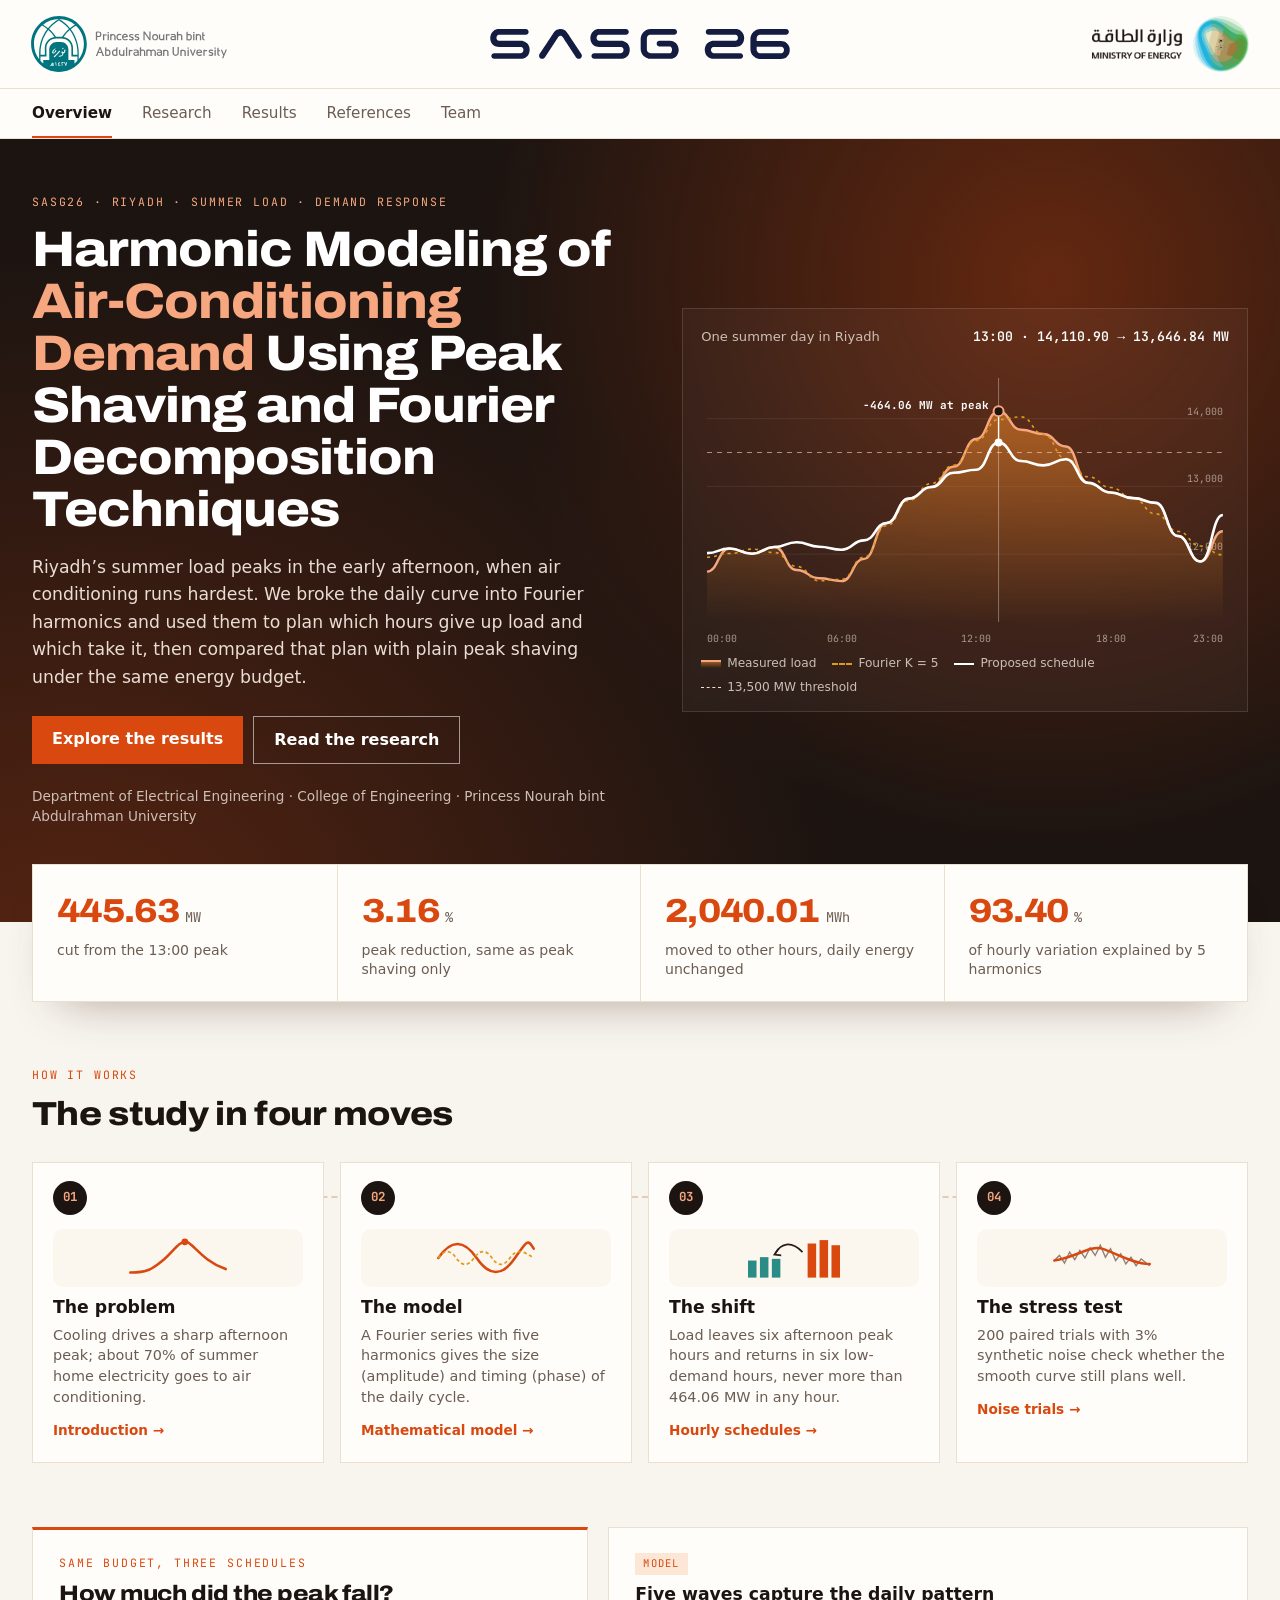
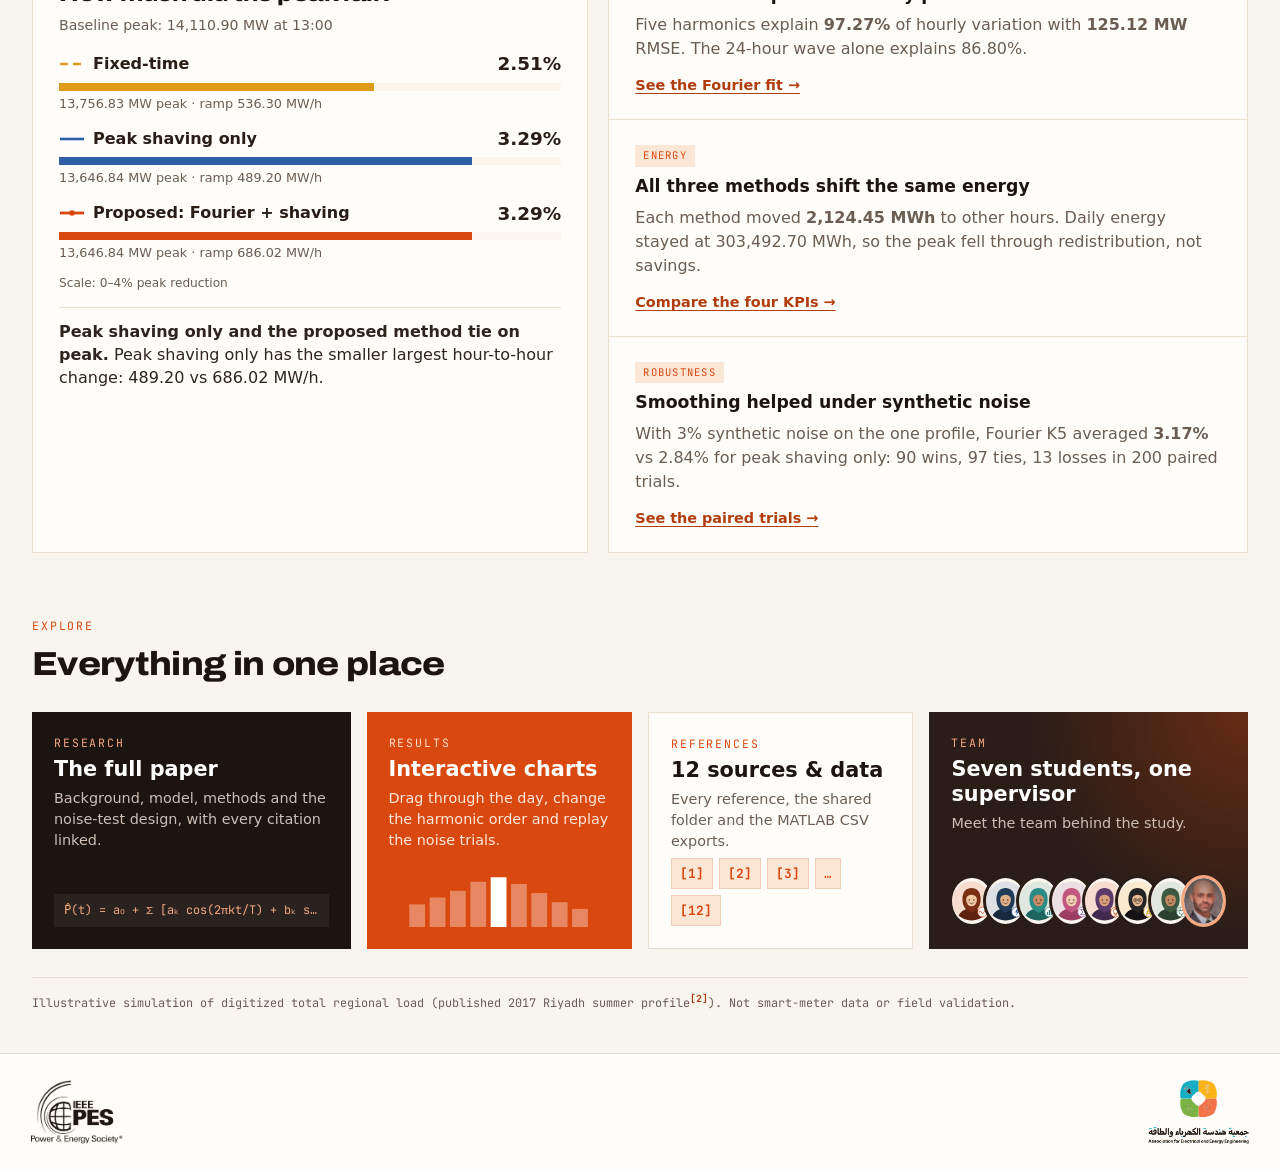
<file: index.html>
<!DOCTYPE html>
<html lang="en">
<head>
<meta charset="utf-8"/>
<meta content="width=device-width, initial-scale=1" name="viewport"/>
<meta content="Research companion to the SASG26 poster on Fourier analysis and demand response for Riyadh’s summer electricity load." name="description"/>
<meta name="theme-color" content="#1c1411"/>
<title>Harmonic Modeling of Air-Conditioning Demand Using Peak Shaving and Fourier Decomposition Techniques · SASG26</title>
<link rel="icon" href="assets/favicon.svg" type="image/svg+xml"/>
<link rel="icon" href="assets/favicon-32.png" sizes="32x32" type="image/png"/>
<link rel="apple-touch-icon" href="assets/apple-touch-icon.png"/>
<link rel="preload" href="assets/fonts/archivo-var.woff2" as="font" type="font/woff2" crossorigin=""/>
<link href="styles.css?v=9" rel="stylesheet"/>
<script defer="" src="data.js?v=9"></script>
<script defer="" src="dashboard.js?v=9"></script>
</head>
<body class="page-overview page-ov2">
<a class="skip" href="#top">Skip to content</a>
<header class="top">
<div class="shell institutions" aria-label="Affiliation and conference">
<div class="affiliation-logo"><img alt="Princess Nourah bint Abdulrahman University" src="assets/pnu-logo.svg"/></div>
<div class="conference-logo"><img alt="SASG26" src="assets/sasg26.svg"/></div>
<div class="patron-logo"><img alt="Ministry of Energy, Kingdom of Saudi Arabia" src="assets/ministry-energy-ink.png"/></div>
</div>
<div class="reading-bar"><div class="shell masthead"><nav aria-label="Site"><a href="index.html" aria-current="page">Overview</a><a href="research.html">Research</a><a href="results.html">Results</a><a href="references.html">References</a><a href="team.html">Team</a></nav></div></div>
</header>
<main id="top">
<section class="ohero">
<div class="shell ohero-grid">
<div class="ohero-text">
<p class="akicker">SASG26 · Riyadh · Summer load · Demand response</p>
<h1>Harmonic Modeling of <em>Air-Conditioning Demand</em> Using Peak Shaving and Fourier Decomposition Techniques</h1>
<p class="ohero-intro">Riyadh’s summer load peaks in the early afternoon, when air conditioning runs hardest. We broke the daily curve into Fourier harmonics and used them to plan which hours give up load and which take it, then compared that plan with plain peak shaving under the same energy budget.</p>
<p class="cta-row"><a class="cta" href="results.html">Explore the results</a><a class="cta ghost light" href="research.html">Read the research</a></p>
<p class="ohero-dept">Department of Electrical Engineering · College of Engineering · Princess Nourah bint Abdulrahman University</p>
</div>
<figure class="ohero-chart">
<figcaption><span>One summer day in Riyadh</span><b id="ov-readout">13:00 · 14,110.90 MW</b></figcaption>
<div class="ov-curve" id="ov-curve"></div>
<div class="ov-legend"><span><i class="lg-area"></i>Measured load</span><span><i class="lg-k5"></i>Fourier K = 5</span><span><i class="lg-prop"></i>Proposed schedule</span><span><i class="lg-thr"></i>13,500 MW threshold</span></div>
</figure>
</div>
</section>

<div class="shell">
<section class="ov-stats" aria-label="Headline numbers">
<div><b data-count="peakcut" data-dec="2">0</b><span>MW</span><p>cut from the 13:00 peak</p></div>
<div><b data-count="peakpct" data-dec="2">0</b><span>%</span><p>peak reduction, same as peak shaving only</p></div>
<div><b data-count="shift" data-dec="2">0</b><span>MWh</span><p>moved to other hours, daily energy unchanged</p></div>
<div><b data-count="explained" data-dec="2">0</b><span>%</span><p>of hourly variation explained by 5 harmonics</p></div>
</section>

<section class="ov-block">
<header class="ov-head"><p class="akicker">How it works</p><h2>The study in four moves</h2></header>
<ol class="ov-steps">
<li><a href="research.html#introduction"><span class="ov-n">01</span>
<svg viewBox="0 0 120 54" aria-hidden="true"><path d="M4 44 C24 44 30 40 42 30 S62 6 70 8 S88 30 116 40" fill="none" stroke="#d9480f" stroke-width="3" stroke-linecap="round"/><circle cx="68" cy="8" r="4" fill="#d9480f"/></svg>
<h3>The problem</h3><p>Cooling drives a sharp afternoon peak; about 70% of summer home electricity goes to air conditioning.</p><em>Introduction →</em></a></li>
<li><a href="research.html#model"><span class="ov-n">02</span>
<svg viewBox="0 0 120 54" aria-hidden="true"><path d="M4 27 C19 5 34 5 49 27 S79 49 94 27 S109 5 116 16" fill="none" stroke="#d9480f" stroke-width="3" stroke-linecap="round"/><path d="M4 27 C11 17 18 17 25 27 S39 37 46 27 S60 17 67 27 S81 37 88 27 S102 17 116 27" fill="none" stroke="#e09b1a" stroke-width="2" stroke-dasharray="4 3"/></svg>
<h3>The model</h3><p>A Fourier series with five harmonics gives the size (amplitude) and timing (phase) of the daily cycle.</p><em>Mathematical model →</em></a></li>
<li><a href="results.html#control"><span class="ov-n">03</span>
<svg viewBox="0 0 120 54" aria-hidden="true"><g fill="#2a8c84"><rect x="6" y="30" width="10" height="20"/><rect x="20" y="26" width="10" height="24"/><rect x="34" y="28" width="10" height="22"/></g><g fill="#d9480f"><rect x="76" y="10" width="10" height="40"/><rect x="90" y="6" width="10" height="44"/><rect x="104" y="12" width="10" height="38"/></g><path d="M70 20 C56 6 44 10 38 22" fill="none" stroke="#2a1c16" stroke-width="2"/><path d="M42 16 l-5 7 l8 1" fill="none" stroke="#2a1c16" stroke-width="2"/></svg>
<h3>The shift</h3><p>Load leaves six afternoon peak hours and returns in six low-demand hours, never more than 464.06 MW in any hour.</p><em>Hourly schedules →</em></a></li>
<li><a href="results.html#noise"><span class="ov-n">04</span>
<svg viewBox="0 0 120 54" aria-hidden="true"><path d="M4 30 L10 24 L16 33 L22 20 L28 29 L34 18 L40 27 L46 15 L52 24 L58 12 L64 26 L70 16 L76 30 L82 22 L88 34 L94 26 L100 36 L106 28 L116 36" fill="none" stroke="#8c8178" stroke-width="1.6"/><path d="M4 30 C30 26 46 12 60 16 S96 34 116 34" fill="none" stroke="#d9480f" stroke-width="3" stroke-linecap="round"/></svg>
<h3>The stress test</h3><p>200 paired trials with 3% synthetic noise check whether the smooth curve still plans well.</p><em>Noise trials →</em></a></li>
</ol>
</section>

<section class="ov-block ov-findings">
<aside aria-labelledby="peak-summary-title" class="peak-summary">
<p class="akicker dark">Same budget, three schedules</p>
<h2 id="peak-summary-title">How much did the peak fall?</h2>
<p class="source" id="hero-baseline"></p>
<div class="peak-bars" id="peak-bars"></div>
<p class="peak-takeaway" id="hero-tie"></p>
</aside>
<div class="findings">
<article><span class="f-tag">Model</span><h2>Five waves capture the daily pattern</h2><p id="finding-fit"></p><a href="results.html#fourier">See the Fourier fit →</a></article>
<article><span class="f-tag">Energy</span><h2>All three methods shift the same energy</h2><p id="finding-energy"></p><a href="results.html#compare">Compare the four KPIs →</a></article>
<article><span class="f-tag">Robustness</span><h2>Smoothing helped under synthetic noise</h2><p id="finding-noise"></p><a href="results.html#noise">See the paired trials →</a></article>
</div>
</section>

<section class="ov-block">
<header class="ov-head"><p class="akicker">Explore</p><h2>Everything in one place</h2></header>
<div class="ov-explore">
<a class="ox ox-research" href="research.html"><span class="akicker">Research</span><b>The full paper</b><p>Background, model, methods and the noise-test design, with every citation linked.</p><code>P̂(t) = a₀ + Σ [aₖ cos(2πkt/T) + bₖ sin(2πkt/T)]</code></a>
<a class="ox ox-results" href="results.html"><span class="akicker">Results</span><b>Interactive charts</b><p>Drag through the day, change the harmonic order and replay the noise trials.</p>
<svg viewBox="0 0 160 46" aria-hidden="true"><g fill="#f08a2c"><rect x="0" y="26" width="14" height="20"/><rect x="18" y="20" width="14" height="26"/><rect x="36" y="14" width="14" height="32"/><rect x="54" y="6" width="14" height="40"/><rect x="72" y="2" width="14" height="44" fill="#d9480f"/><rect x="90" y="8" width="14" height="38"/><rect x="108" y="16" width="14" height="30"/><rect x="126" y="24" width="14" height="22"/><rect x="144" y="30" width="14" height="16"/></g></svg></a>
<a class="ox ox-refs" href="references.html"><span class="akicker">References</span><b>12 sources &amp; data</b><p>Every reference, the shared folder and the MATLAB CSV exports.</p><span class="ox-refnums"><i>[1]</i><i>[2]</i><i>[3]</i><i>…</i><i>[12]</i></span></a>
<a class="ox ox-team" href="team.html"><span class="akicker">Team</span><b>Seven students, one supervisor</b><p>Meet the team behind the study.</p><span class="ov-avs"><span class="ov-av" title="Roz Aldosari"><svg viewBox="0 0 120 120" role="img" aria-hidden="true" class="char">
<defs><clipPath id="co0"><circle cx="60" cy="60" r="60"/></clipPath></defs>
<circle cx="60" cy="60" r="60" fill="#d9480f" opacity=".14"/>
<g clip-path="url(#co0)">
<path d="M14 124 C18 94 38 82 60 82 C82 82 102 94 106 124Z" fill="#5c220d"/>
<path d="M32 54 C32 31 44 20 60 20 C76 20 88 31 88 54 C88 74 81 88 60 96 C39 88 32 74 32 54Z" fill="#7A2E12"/>
<ellipse cx="60" cy="57" rx="16.5" ry="19.5" fill="#f1c9a5"/>
<path d="M42.5 50 C44 37 51 33 60 33 C69 33 76 37 77.5 50 C72 43.5 66.5 41 60 41 C53.5 41 48 43.5 42.5 50Z" fill="#7A2E12"/>
<circle cx="53" cy="57" r="2.1" fill="#2a1c16"/><circle cx="67" cy="57" r="2.1" fill="#2a1c16"/>
<circle cx="49" cy="64" r="3" fill="#e57373" opacity=".28"/><circle cx="71" cy="64" r="3" fill="#e57373" opacity=".28"/>
<path d="M54.5 66 Q60 71 65.5 66" stroke="#2a1c16" stroke-width="1.8" fill="none" stroke-linecap="round"/>

</g>
<circle cx="94" cy="94" r="15" fill="#fff" stroke="#d9480f" stroke-width="2"/>
<path d="M83 95 q3.7 -9 7.4 0 t7.4 0 t7.4 0" stroke="#d9480f" stroke-width="2.6" fill="none" stroke-linecap="round" stroke-linejoin="round"/>
</svg></span><span class="ov-av" title="Arwa Alshangiti"><svg viewBox="0 0 120 120" role="img" aria-hidden="true" class="char">
<defs><clipPath id="co1"><circle cx="60" cy="60" r="60"/></clipPath></defs>
<circle cx="60" cy="60" r="60" fill="#2f5fa7" opacity=".14"/>
<g clip-path="url(#co1)">
<path d="M14 124 C18 94 38 82 60 82 C82 82 102 94 106 124Z" fill="#16293d"/>
<path d="M32 54 C32 31 44 20 60 20 C76 20 88 31 88 54 C88 74 81 88 60 96 C39 88 32 74 32 54Z" fill="#1f3b57"/>
<ellipse cx="60" cy="57" rx="16.5" ry="19.5" fill="#e0b08a"/>
<path d="M42.5 50 C44 37 51 33 60 33 C69 33 76 37 77.5 50 C72 43.5 66.5 41 60 41 C53.5 41 48 43.5 42.5 50Z" fill="#1f3b57"/>
<circle cx="53" cy="57" r="2.1" fill="#2a1c16"/><circle cx="67" cy="57" r="2.1" fill="#2a1c16"/>
<circle cx="49" cy="64" r="3" fill="#e57373" opacity=".28"/><circle cx="71" cy="64" r="3" fill="#e57373" opacity=".28"/>
<path d="M54.5 66 Q60 71 65.5 66" stroke="#2a1c16" stroke-width="1.8" fill="none" stroke-linecap="round"/>

</g>
<circle cx="94" cy="94" r="15" fill="#fff" stroke="#2f5fa7" stroke-width="2"/>
<path d="M96 83 l-7 12 h6 l-3 10 l9 -13 h-6 l3 -9z" fill="#2f5fa7"/>
</svg></span><span class="ov-av" title="Mayan Alkahtani"><svg viewBox="0 0 120 120" role="img" aria-hidden="true" class="char">
<defs><clipPath id="co2"><circle cx="60" cy="60" r="60"/></clipPath></defs>
<circle cx="60" cy="60" r="60" fill="#2a8c84" opacity=".14"/>
<g clip-path="url(#co2)">
<path d="M14 124 C18 94 38 82 60 82 C82 82 102 94 106 124Z" fill="#1e6560"/>
<path d="M32 54 C32 31 44 20 60 20 C76 20 88 31 88 54 C88 74 81 88 60 96 C39 88 32 74 32 54Z" fill="#2a8c84"/>
<ellipse cx="60" cy="57" rx="16.5" ry="19.5" fill="#c98e66"/>
<path d="M42.5 50 C44 37 51 33 60 33 C69 33 76 37 77.5 50 C72 43.5 66.5 41 60 41 C53.5 41 48 43.5 42.5 50Z" fill="#2a8c84"/>
<circle cx="53" cy="57" r="2.1" fill="#2a1c16"/><circle cx="67" cy="57" r="2.1" fill="#2a1c16"/>
<circle cx="49" cy="64" r="3" fill="#e57373" opacity=".28"/><circle cx="71" cy="64" r="3" fill="#e57373" opacity=".28"/>
<path d="M54.5 66 Q60 71 65.5 66" stroke="#2a1c16" stroke-width="1.8" fill="none" stroke-linecap="round"/>

</g>
<circle cx="94" cy="94" r="15" fill="#fff" stroke="#2a8c84" stroke-width="2"/>
<g fill="#2a8c84"><rect x="86" y="94" width="4" height="9" rx="1"/><rect x="92" y="88" width="4" height="15" rx="1"/><rect x="98" y="91" width="4" height="12" rx="1"/></g>
</svg></span><span class="ov-av" title="Layan Asiri"><svg viewBox="0 0 120 120" role="img" aria-hidden="true" class="char">
<defs><clipPath id="co3"><circle cx="60" cy="60" r="60"/></clipPath></defs>
<circle cx="60" cy="60" r="60" fill="#8b5aa3" opacity=".14"/>
<g clip-path="url(#co3)">
<path d="M14 124 C18 94 38 82 60 82 C82 82 102 94 106 124Z" fill="#9c3d62"/>
<path d="M32 54 C32 31 44 20 60 20 C76 20 88 31 88 54 C88 74 81 88 60 96 C39 88 32 74 32 54Z" fill="#c2577f"/>
<ellipse cx="60" cy="57" rx="16.5" ry="19.5" fill="#f3d1b5"/>
<path d="M42.5 50 C44 37 51 33 60 33 C69 33 76 37 77.5 50 C72 43.5 66.5 41 60 41 C53.5 41 48 43.5 42.5 50Z" fill="#c2577f"/>
<circle cx="53" cy="57" r="2.1" fill="#2a1c16"/><circle cx="67" cy="57" r="2.1" fill="#2a1c16"/>
<circle cx="49" cy="64" r="3" fill="#e57373" opacity=".28"/><circle cx="71" cy="64" r="3" fill="#e57373" opacity=".28"/>
<path d="M54.5 66 Q60 71 65.5 66" stroke="#2a1c16" stroke-width="1.8" fill="none" stroke-linecap="round"/>

</g>
<circle cx="94" cy="94" r="15" fill="#fff" stroke="#8b5aa3" stroke-width="2"/>
<path d="M101 86 h-13 l7 8 l-7 8 h13" stroke="#8b5aa3" stroke-width="2.6" fill="none" stroke-linecap="round" stroke-linejoin="round"/>
</svg></span><span class="ov-av" title="Deema Aldwayan"><svg viewBox="0 0 120 120" role="img" aria-hidden="true" class="char">
<defs><clipPath id="co4"><circle cx="60" cy="60" r="60"/></clipPath></defs>
<circle cx="60" cy="60" r="60" fill="#d9480f" opacity=".14"/>
<g clip-path="url(#co4)">
<path d="M14 124 C18 94 38 82 60 82 C82 82 102 94 106 124Z" fill="#41294d"/>
<path d="M32 54 C32 31 44 20 60 20 C76 20 88 31 88 54 C88 74 81 88 60 96 C39 88 32 74 32 54Z" fill="#5b3a6b"/>
<ellipse cx="60" cy="57" rx="16.5" ry="19.5" fill="#d9a27c"/>
<path d="M42.5 50 C44 37 51 33 60 33 C69 33 76 37 77.5 50 C72 43.5 66.5 41 60 41 C53.5 41 48 43.5 42.5 50Z" fill="#5b3a6b"/>
<circle cx="53" cy="57" r="2.1" fill="#2a1c16"/><circle cx="67" cy="57" r="2.1" fill="#2a1c16"/>
<circle cx="49" cy="64" r="3" fill="#e57373" opacity=".28"/><circle cx="71" cy="64" r="3" fill="#e57373" opacity=".28"/>
<path d="M54.5 66 Q60 71 65.5 66" stroke="#2a1c16" stroke-width="1.8" fill="none" stroke-linecap="round"/>

</g>
<circle cx="94" cy="94" r="15" fill="#fff" stroke="#d9480f" stroke-width="2"/>
<path d="M94 84 a7 7 0 0 1 4.5 12.4 v3 h-9 v-3 a7 7 0 0 1 4.5 -12.4z M91 103 h6" stroke="#d9480f" stroke-width="2.6" fill="none" stroke-linecap="round" stroke-linejoin="round"/>
</svg></span><span class="ov-av" title="Lina Mudhish"><svg viewBox="0 0 120 120" role="img" aria-hidden="true" class="char">
<defs><clipPath id="co5"><circle cx="60" cy="60" r="60"/></clipPath></defs>
<circle cx="60" cy="60" r="60" fill="#e09b1a" opacity=".14"/>
<g clip-path="url(#co5)">
<path d="M14 124 C18 94 38 82 60 82 C82 82 102 94 106 124Z" fill="#151315"/>
<path d="M32 54 C32 31 44 20 60 20 C76 20 88 31 88 54 C88 74 81 88 60 96 C39 88 32 74 32 54Z" fill="#262326"/>
<ellipse cx="60" cy="57" rx="16.5" ry="19.5" fill="#e8bb94"/>
<path d="M42.5 50 C44 37 51 33 60 33 C69 33 76 37 77.5 50 C72 43.5 66.5 41 60 41 C53.5 41 48 43.5 42.5 50Z" fill="#262326"/>
<circle cx="53" cy="57" r="2.1" fill="#2a1c16"/><circle cx="67" cy="57" r="2.1" fill="#2a1c16"/>
<circle cx="49" cy="64" r="3" fill="#e57373" opacity=".28"/><circle cx="71" cy="64" r="3" fill="#e57373" opacity=".28"/>
<path d="M54.5 66 Q60 71 65.5 66" stroke="#2a1c16" stroke-width="1.8" fill="none" stroke-linecap="round"/>
<g stroke="#2a1c16" stroke-width="1.6" fill="none"><circle cx="53" cy="57" r="5.2"/><circle cx="67" cy="57" r="5.2"/><path d="M58.2 57 h3.6"/></g>
</g>
<circle cx="94" cy="94" r="15" fill="#fff" stroke="#e09b1a" stroke-width="2"/>
<path d="M94 83 l-6 21 M94 83 l6 21 M89.5 92 h9 M88 98 h12" stroke="#e09b1a" stroke-width="2.6" fill="none" stroke-linecap="round" stroke-linejoin="round"/>
</svg></span><span class="ov-av" title="Juri Alabdullatif"><svg viewBox="0 0 120 120" role="img" aria-hidden="true" class="char">
<defs><clipPath id="co6"><circle cx="60" cy="60" r="60"/></clipPath></defs>
<circle cx="60" cy="60" r="60" fill="#4c8f73" opacity=".14"/>
<g clip-path="url(#co6)">
<path d="M14 124 C18 94 38 82 60 82 C82 82 102 94 106 124Z" fill="#2b402d"/>
<path d="M32 54 C32 31 44 20 60 20 C76 20 88 31 88 54 C88 74 81 88 60 96 C39 88 32 74 32 54Z" fill="#3d5a40"/>
<ellipse cx="60" cy="57" rx="16.5" ry="19.5" fill="#c48a63"/>
<path d="M42.5 50 C44 37 51 33 60 33 C69 33 76 37 77.5 50 C72 43.5 66.5 41 60 41 C53.5 41 48 43.5 42.5 50Z" fill="#3d5a40"/>
<circle cx="53" cy="57" r="2.1" fill="#2a1c16"/><circle cx="67" cy="57" r="2.1" fill="#2a1c16"/>
<circle cx="49" cy="64" r="3" fill="#e57373" opacity=".28"/><circle cx="71" cy="64" r="3" fill="#e57373" opacity=".28"/>
<path d="M54.5 66 Q60 71 65.5 66" stroke="#2a1c16" stroke-width="1.8" fill="none" stroke-linecap="round"/>

</g>
<circle cx="94" cy="94" r="15" fill="#fff" stroke="#4c8f73" stroke-width="2"/>
<path d="M90 84 v5 M98 84 v5 M86 89 h16 v4 a8 8 0 0 1 -16 0z M94 101 v4" stroke="#4c8f73" stroke-width="2.6" fill="none" stroke-linecap="round" stroke-linejoin="round"/>
</svg></span><span class="ov-av ov-sup"><img src="assets/team/yazan.jpg" alt=""/></span></span></a>
</div>
</section>
<p class="srcline">Illustrative simulation of digitized total regional load (published 2017 Riyadh summer profile<sup><a aria-label="Reference 2" href="references.html#ref-load">[2]</a></sup>). Not smart-meter data or field validation.</p>
</div>
</main>
<footer class="site-footer">
<div class="shell footer-grid">
<figure><img alt="IEEE Power &amp; Energy Society" src="assets/ieee-ink.png"/></figure>
<figure><img alt="Association for Electrical and Energy Engineering" src="assets/aeee-ink.png"/></figure>
</div>
</footer>
</body>
</html>
</file>
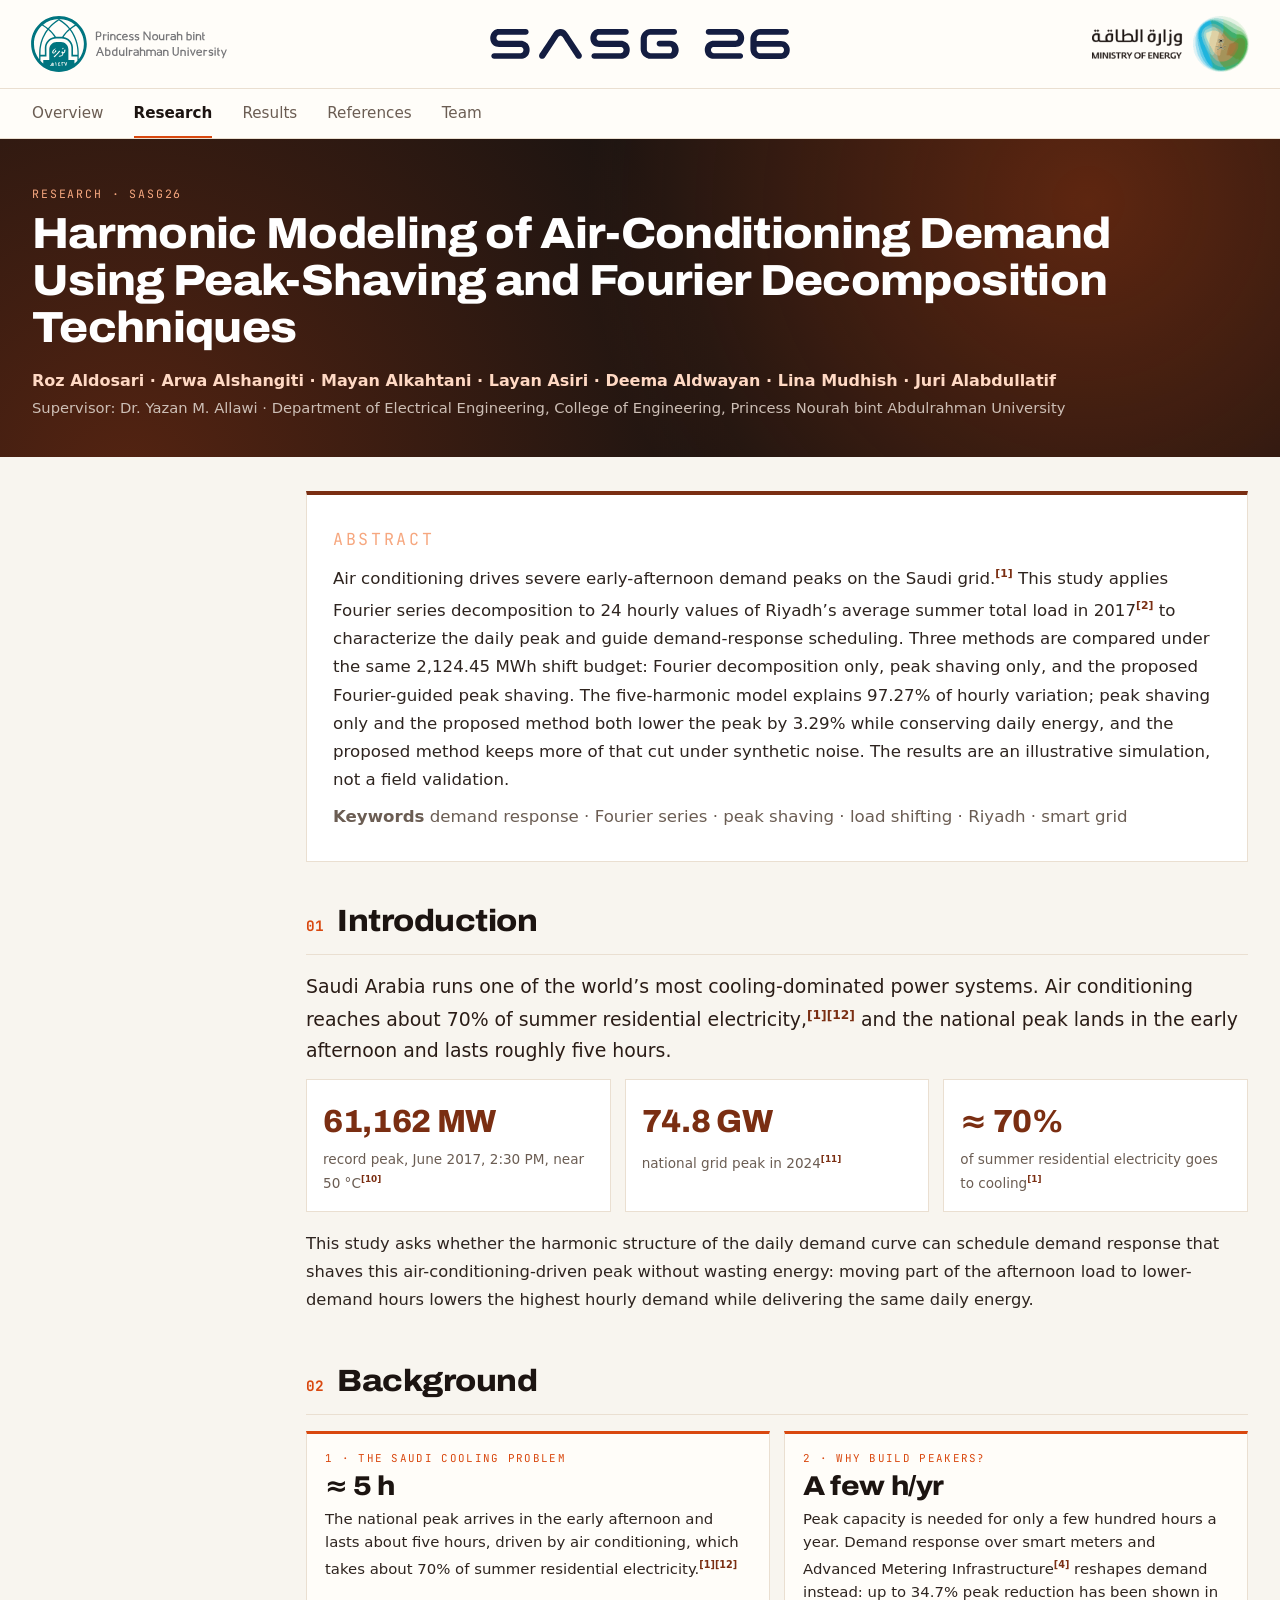
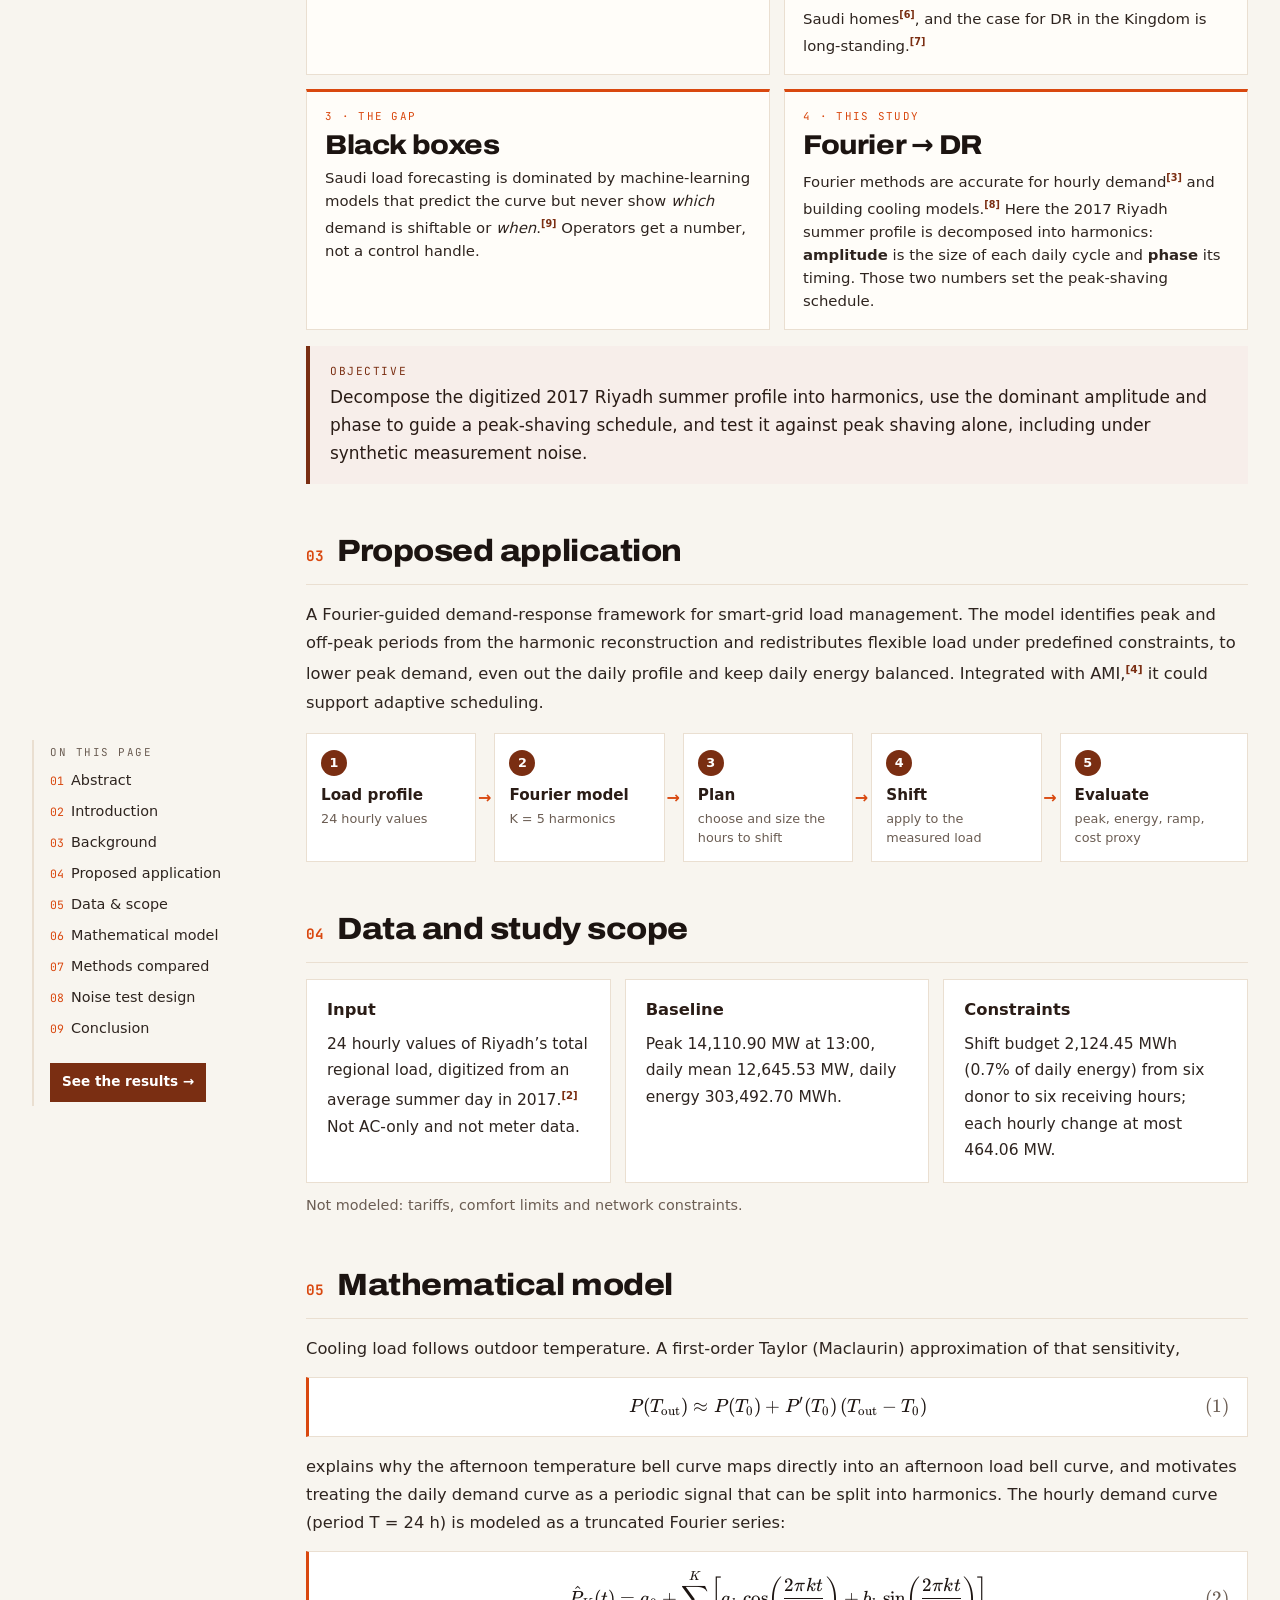
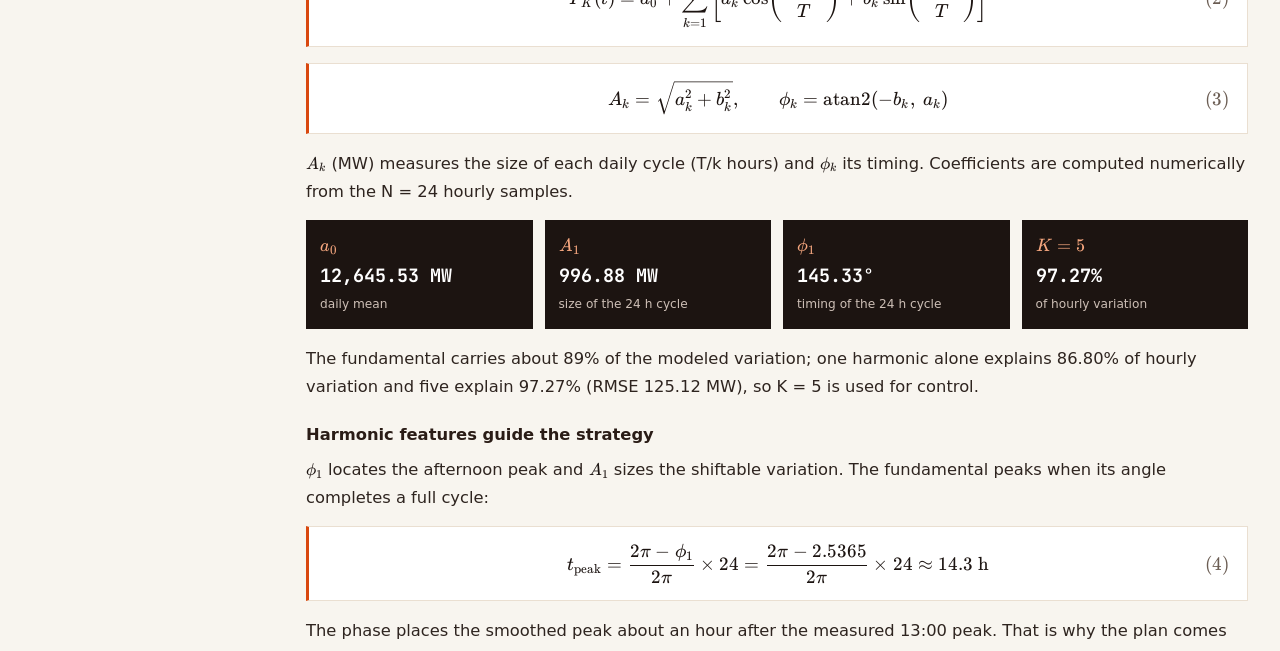
<file: abstract.html>
<!DOCTYPE html><html lang="en"><head><meta charset="utf-8"/><title>Moved</title><meta http-equiv="refresh" content="0; url=research.html#abstract"/><link rel="canonical" href="research.html#abstract"/></head><body><p>This section is now part of <a href="research.html#abstract">the research article</a>.</p></body></html>
</file>
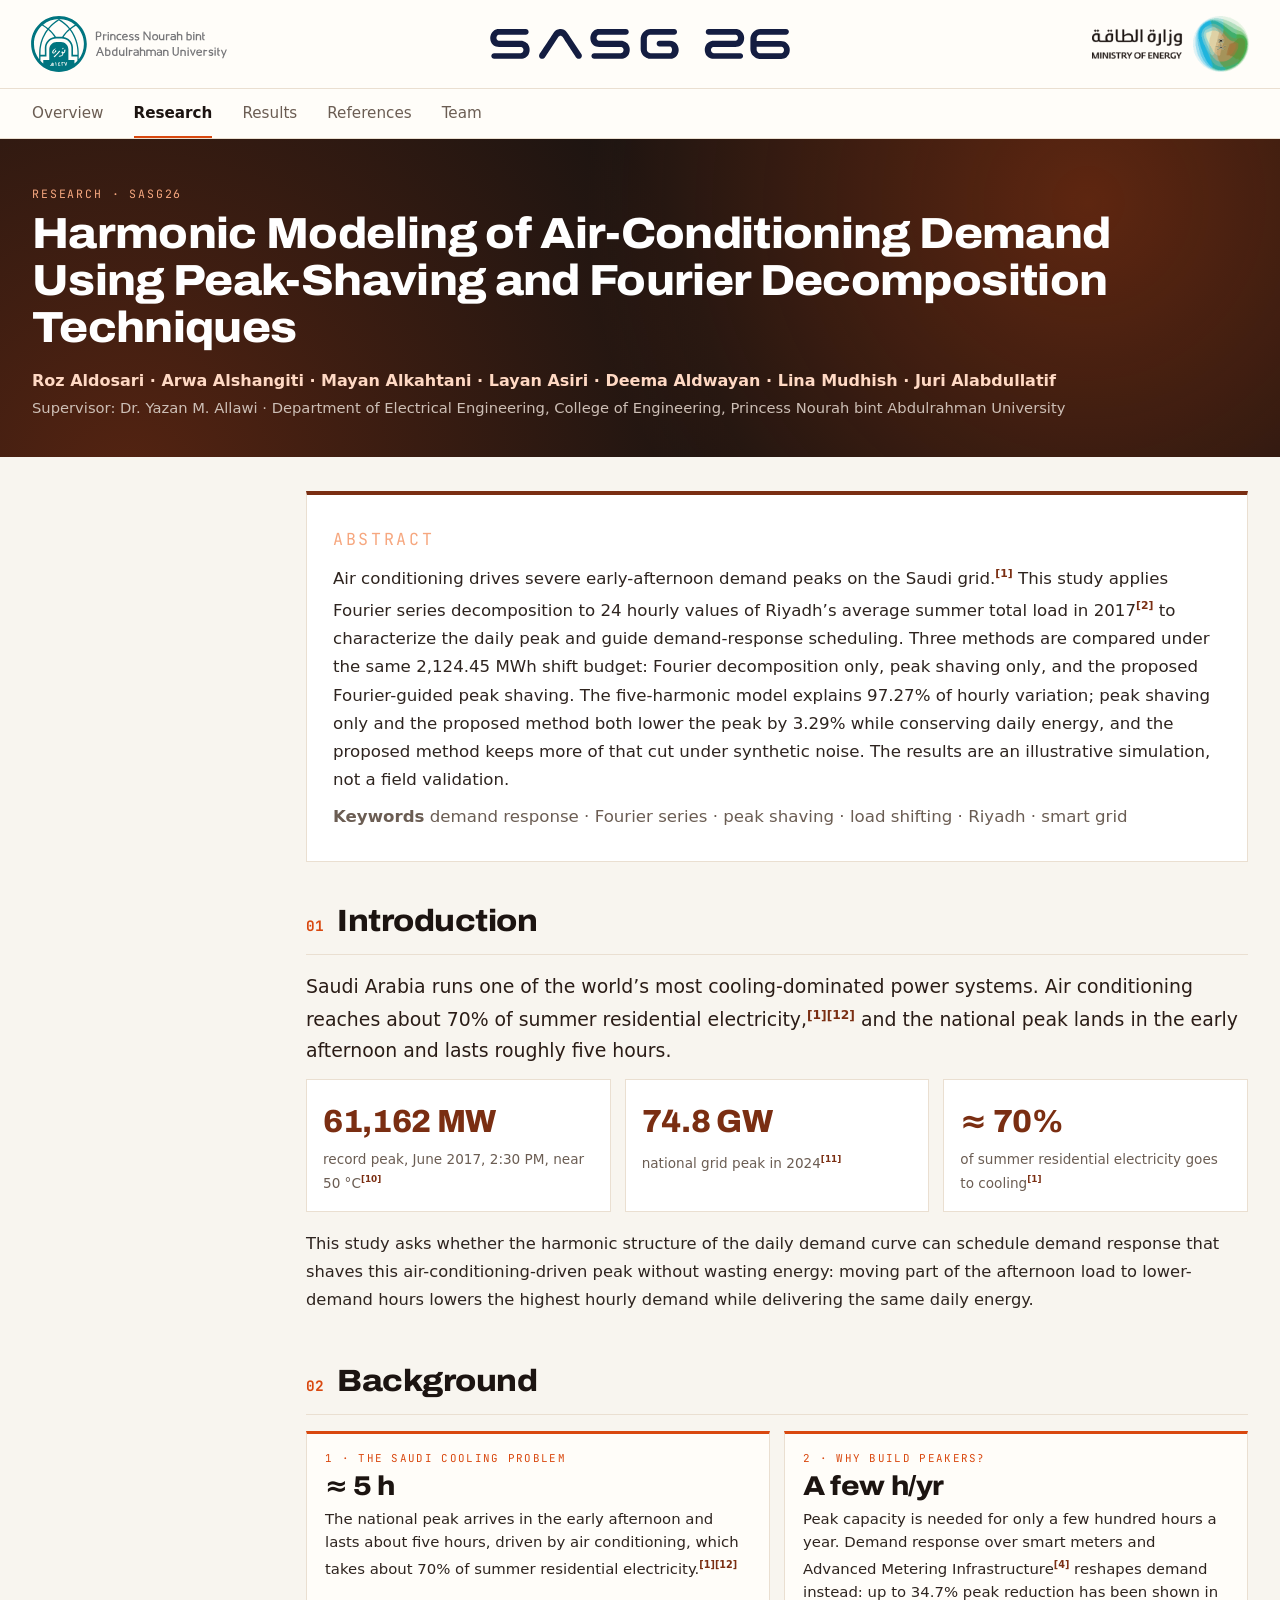
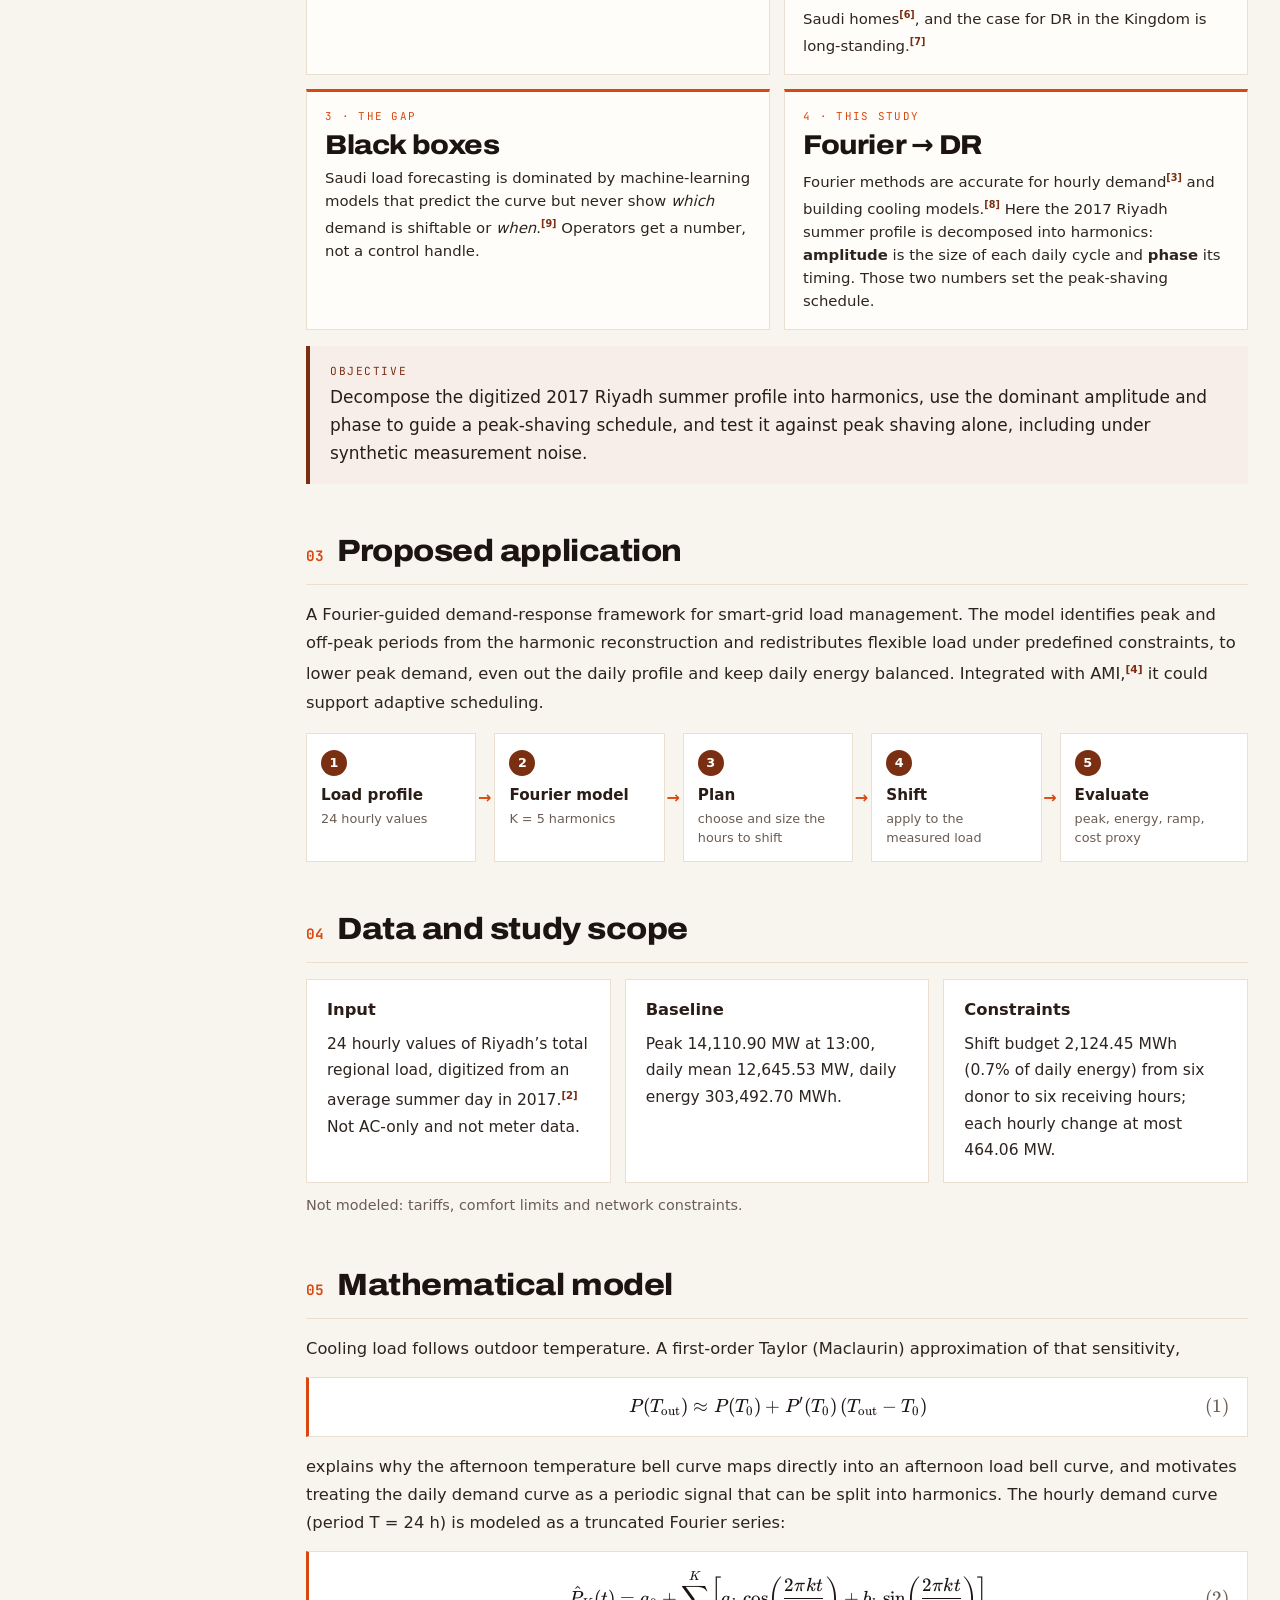
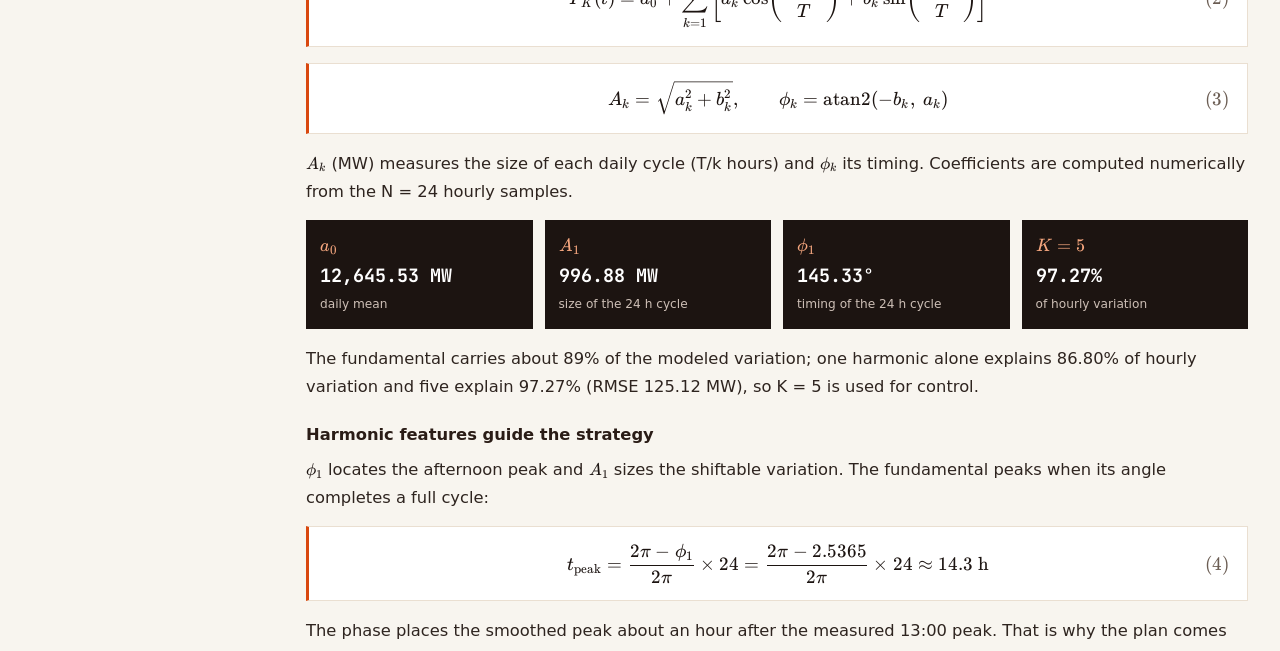
<file: background.html>
<!DOCTYPE html><html lang="en"><head><meta charset="utf-8"/><title>Moved</title><meta http-equiv="refresh" content="0; url=research.html#background"/><link rel="canonical" href="research.html#background"/></head><body><p>This section is now part of <a href="research.html#background">the research article</a>.</p></body></html>
</file>
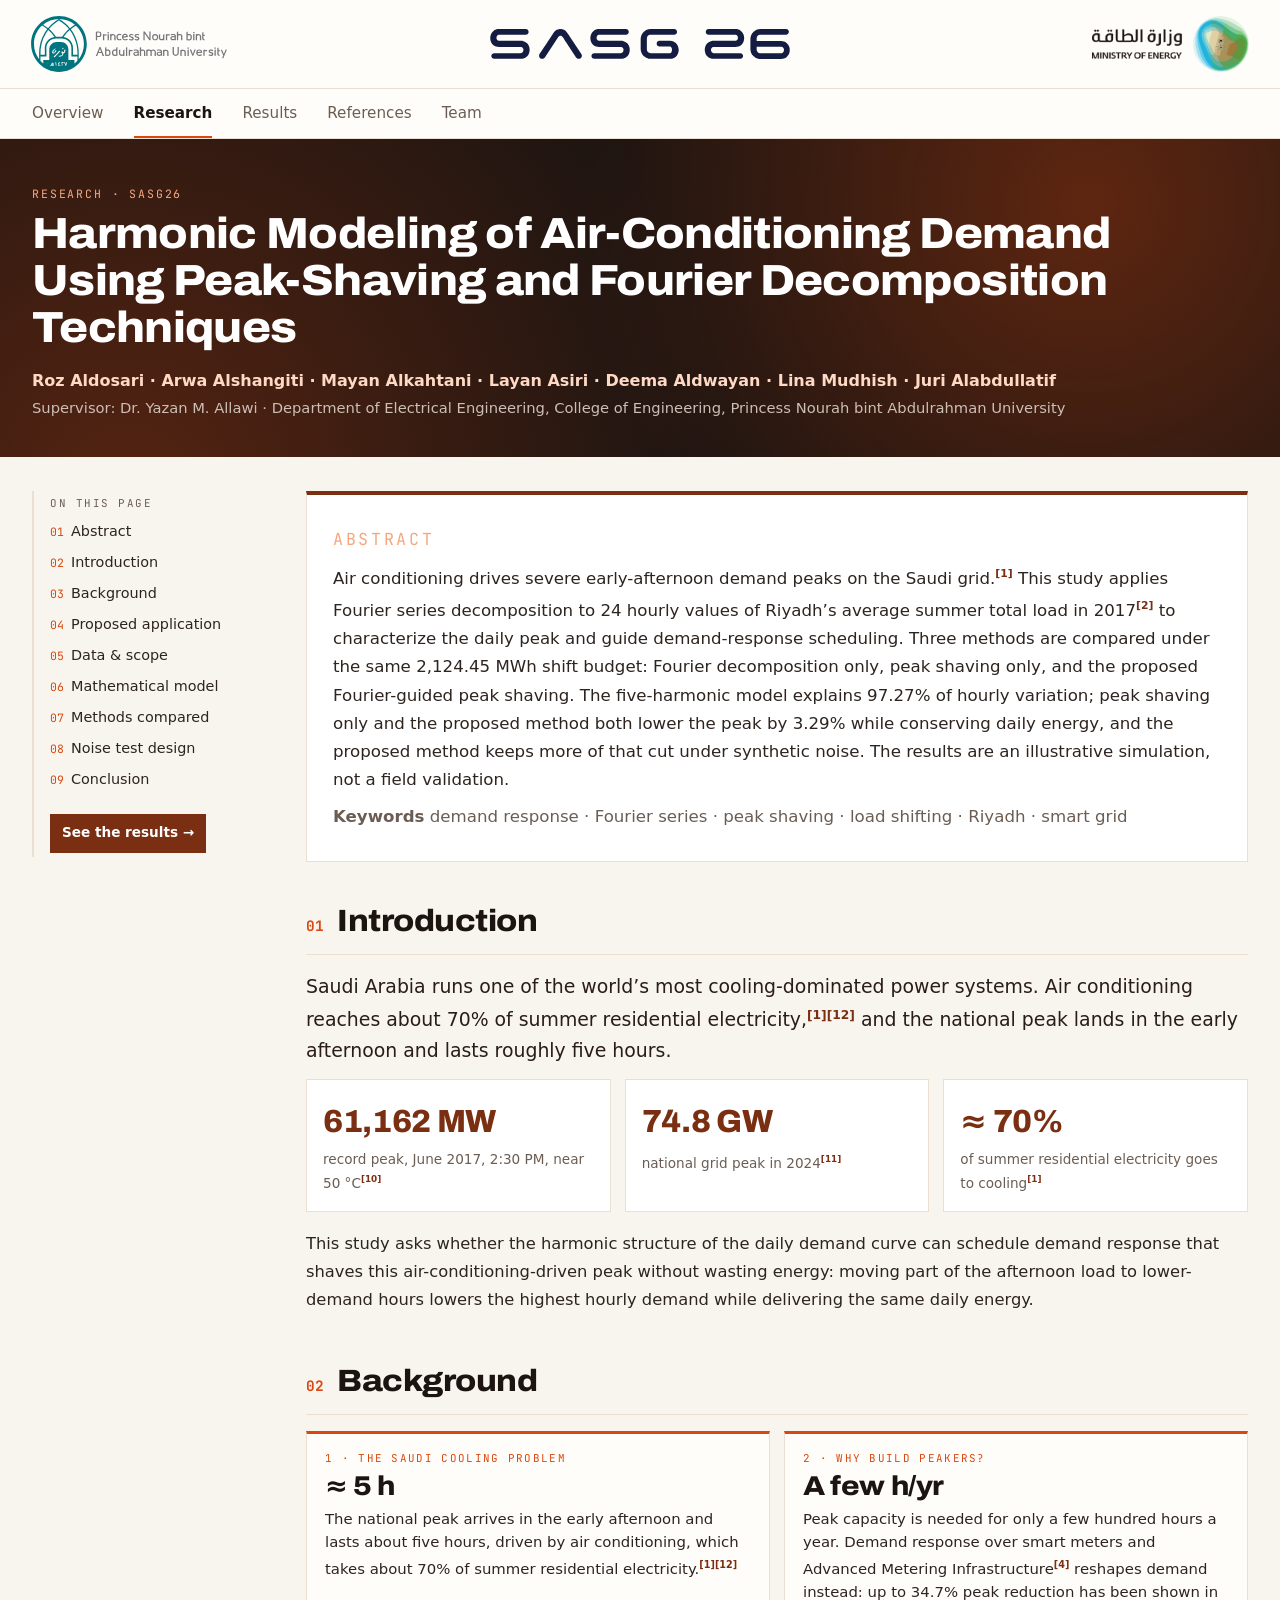
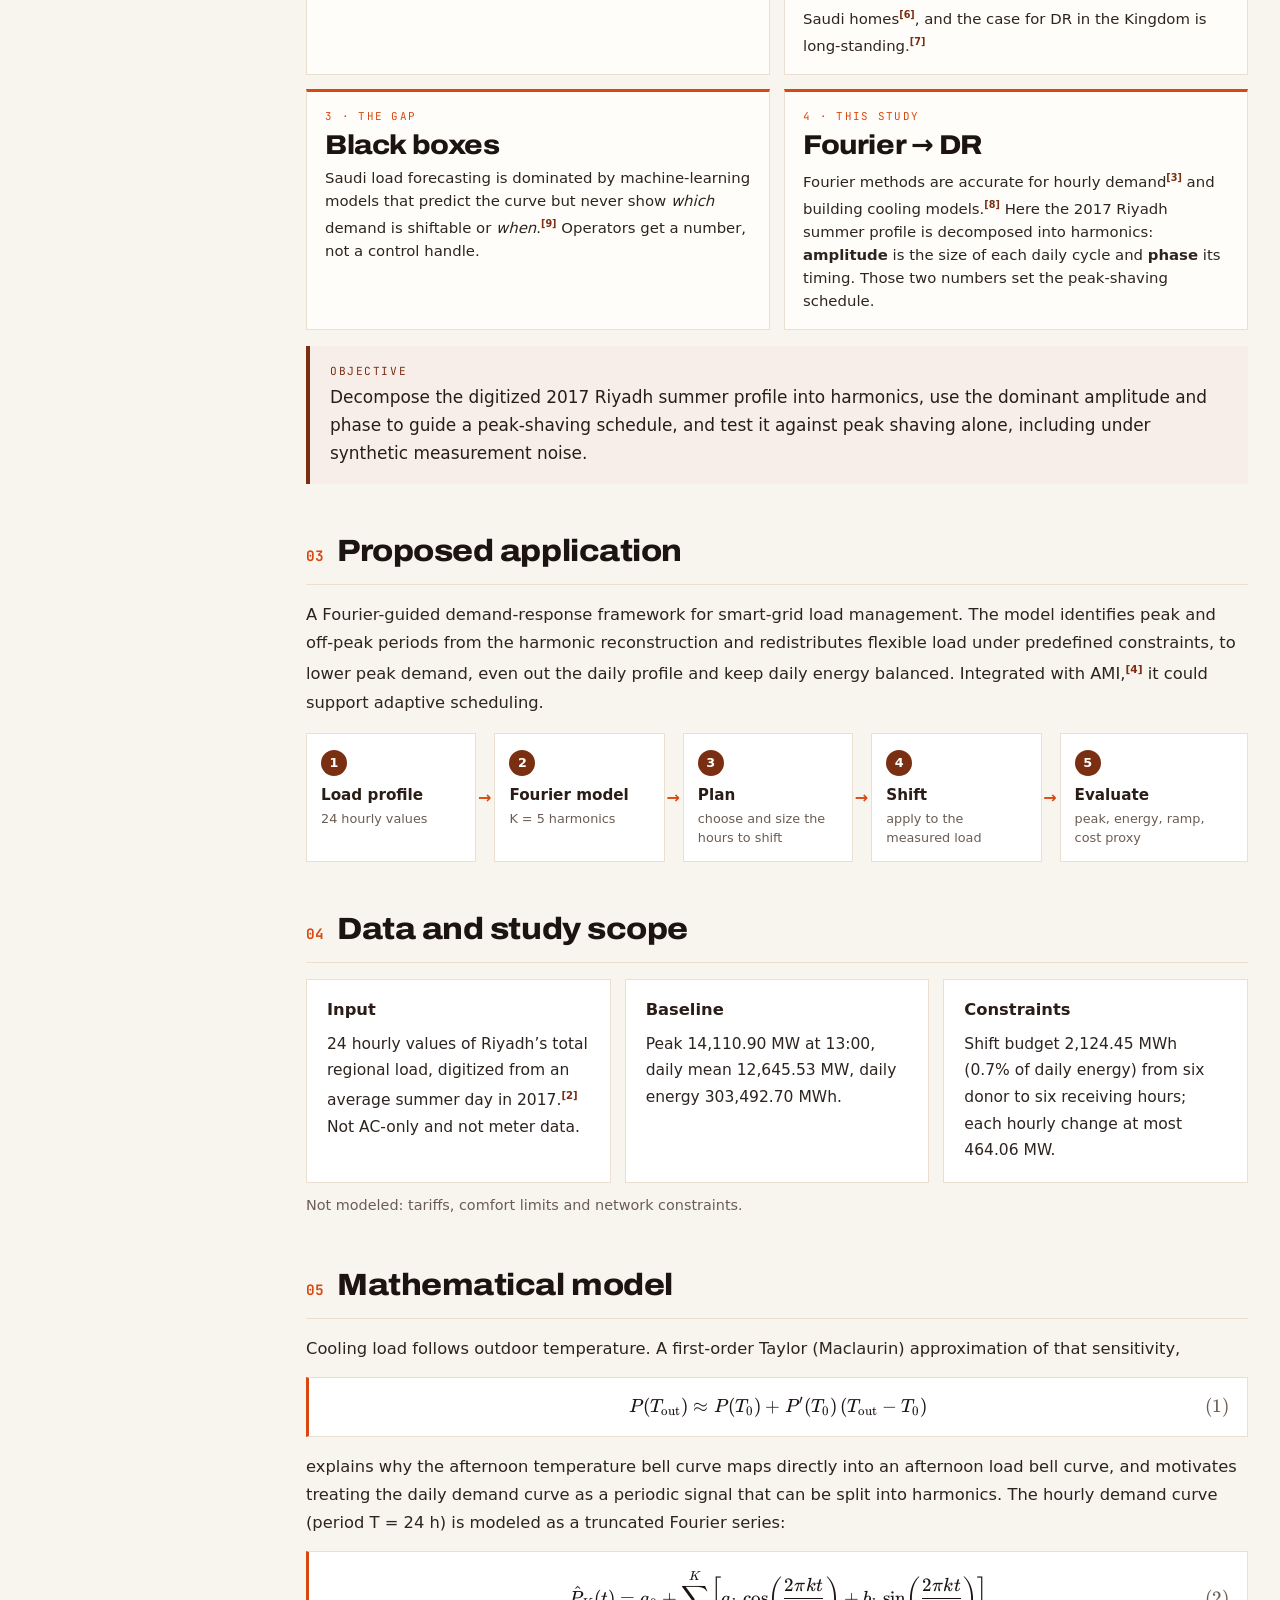
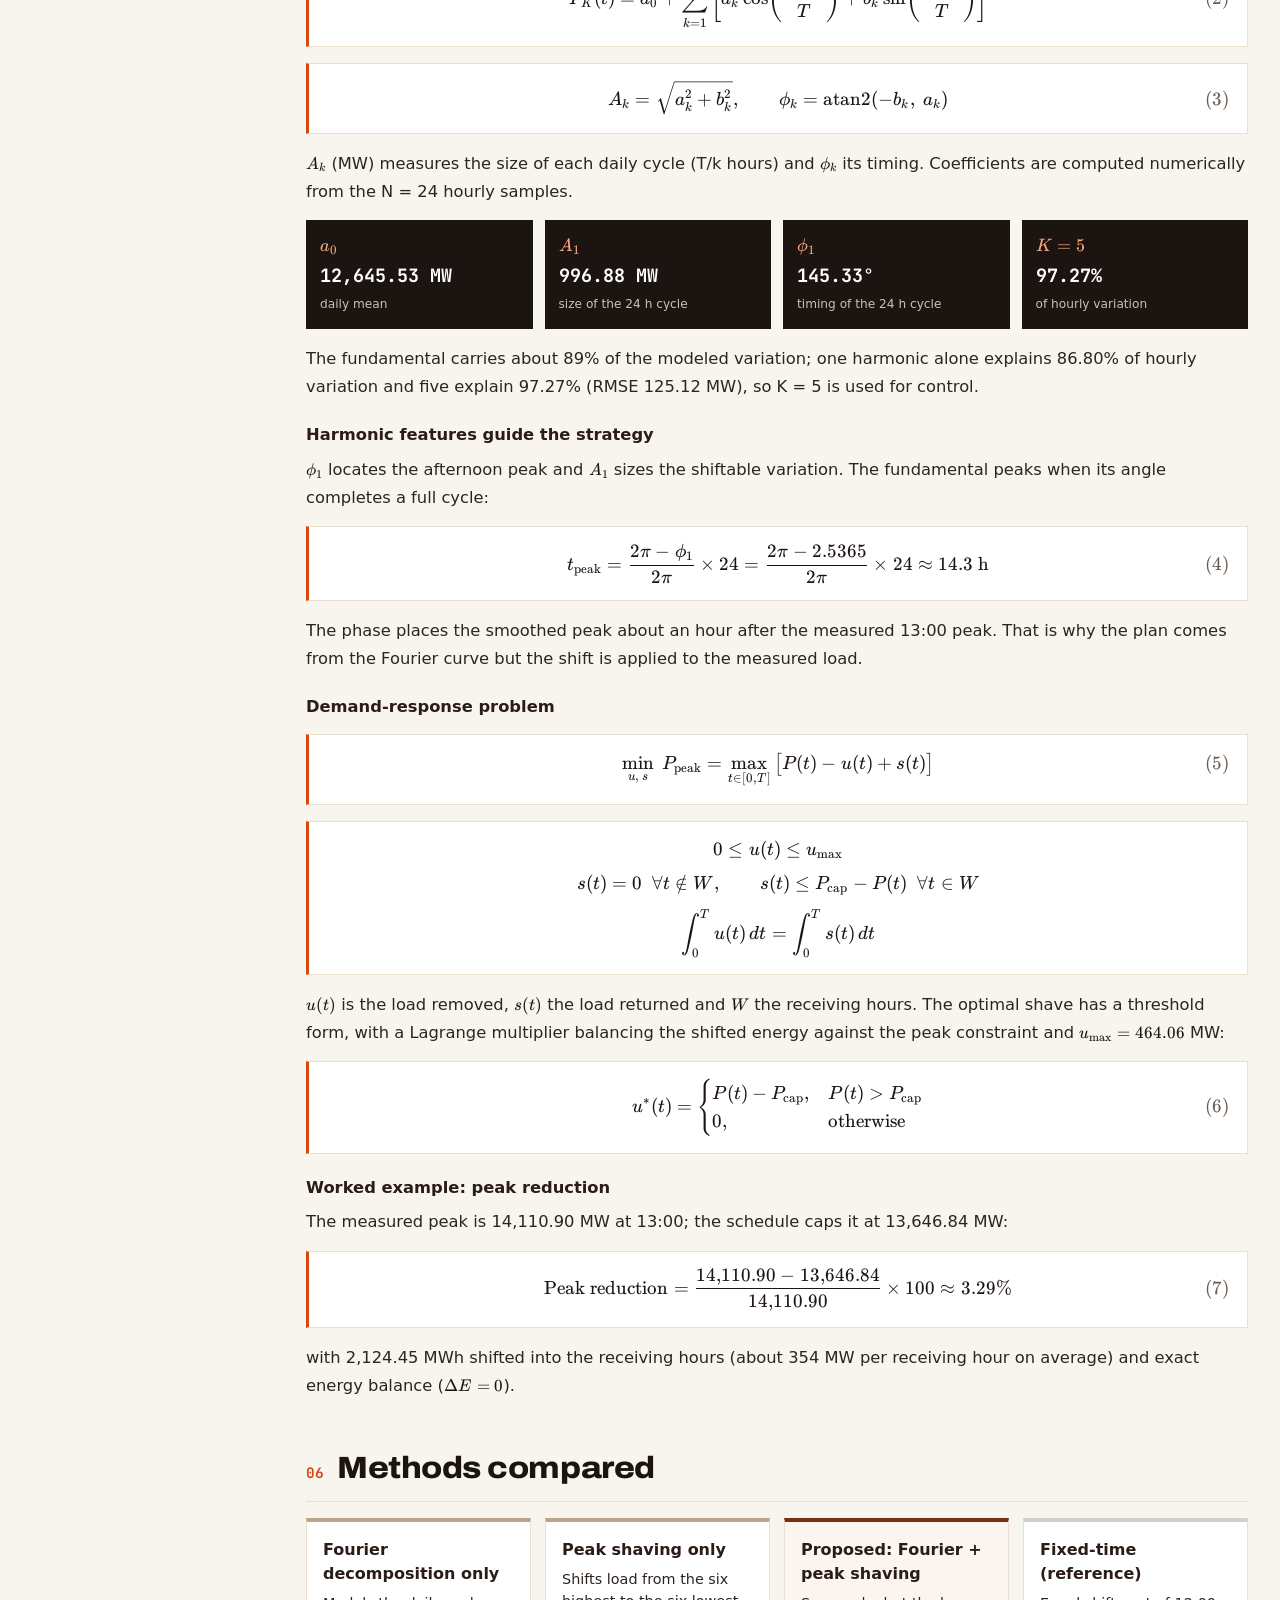
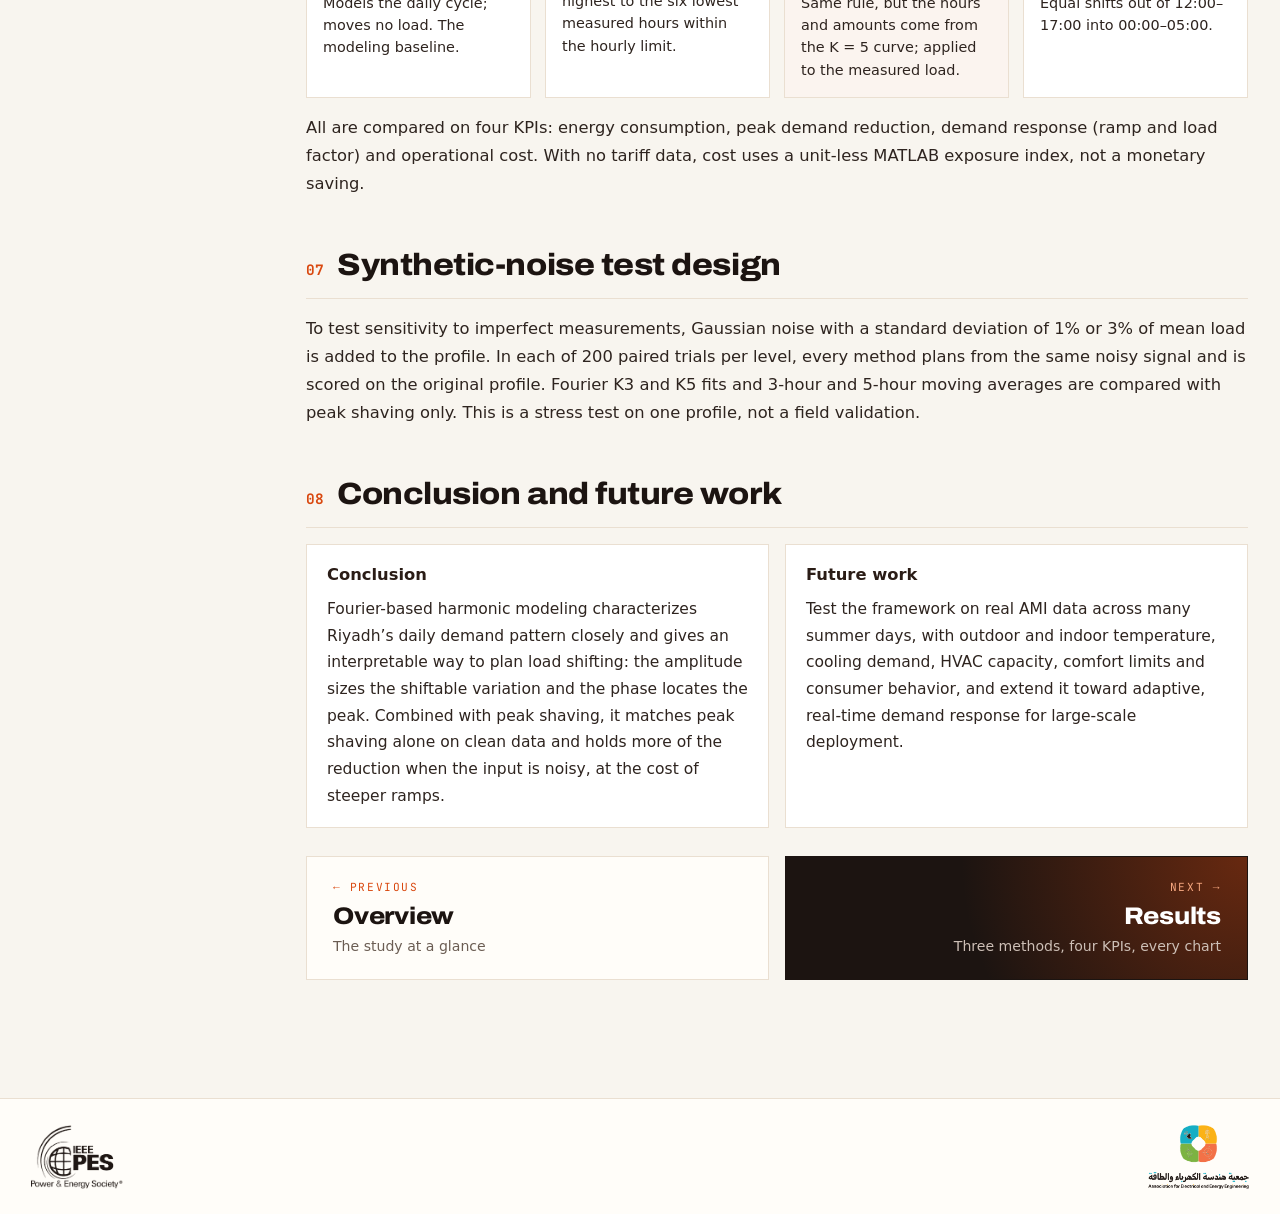
<file: discussion.html>
<!DOCTYPE html><html lang="en"><head><meta charset="utf-8"/><title>Moved</title><meta http-equiv="refresh" content="0; url=research.html#discussion"/><link rel="canonical" href="research.html#discussion"/></head><body><p>This section is now part of <a href="research.html#discussion">the research article</a>.</p></body></html>
</file>
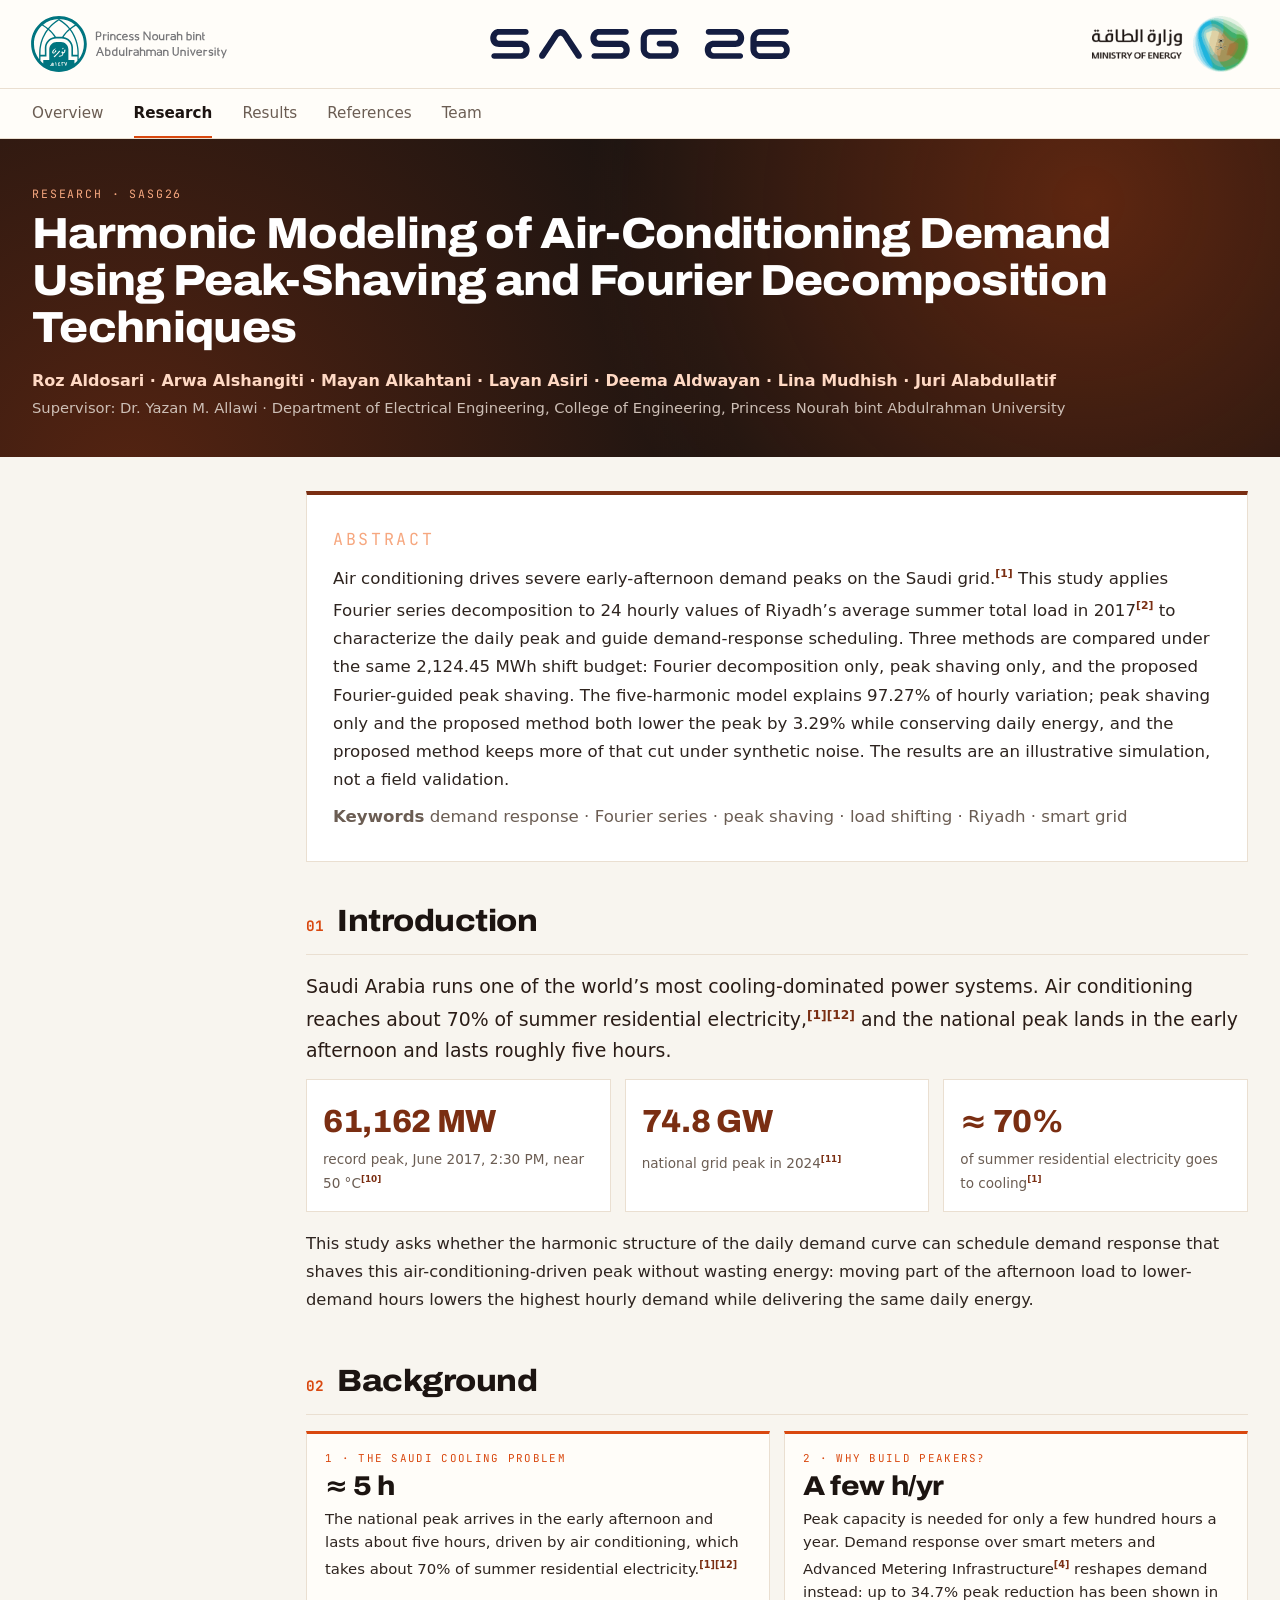
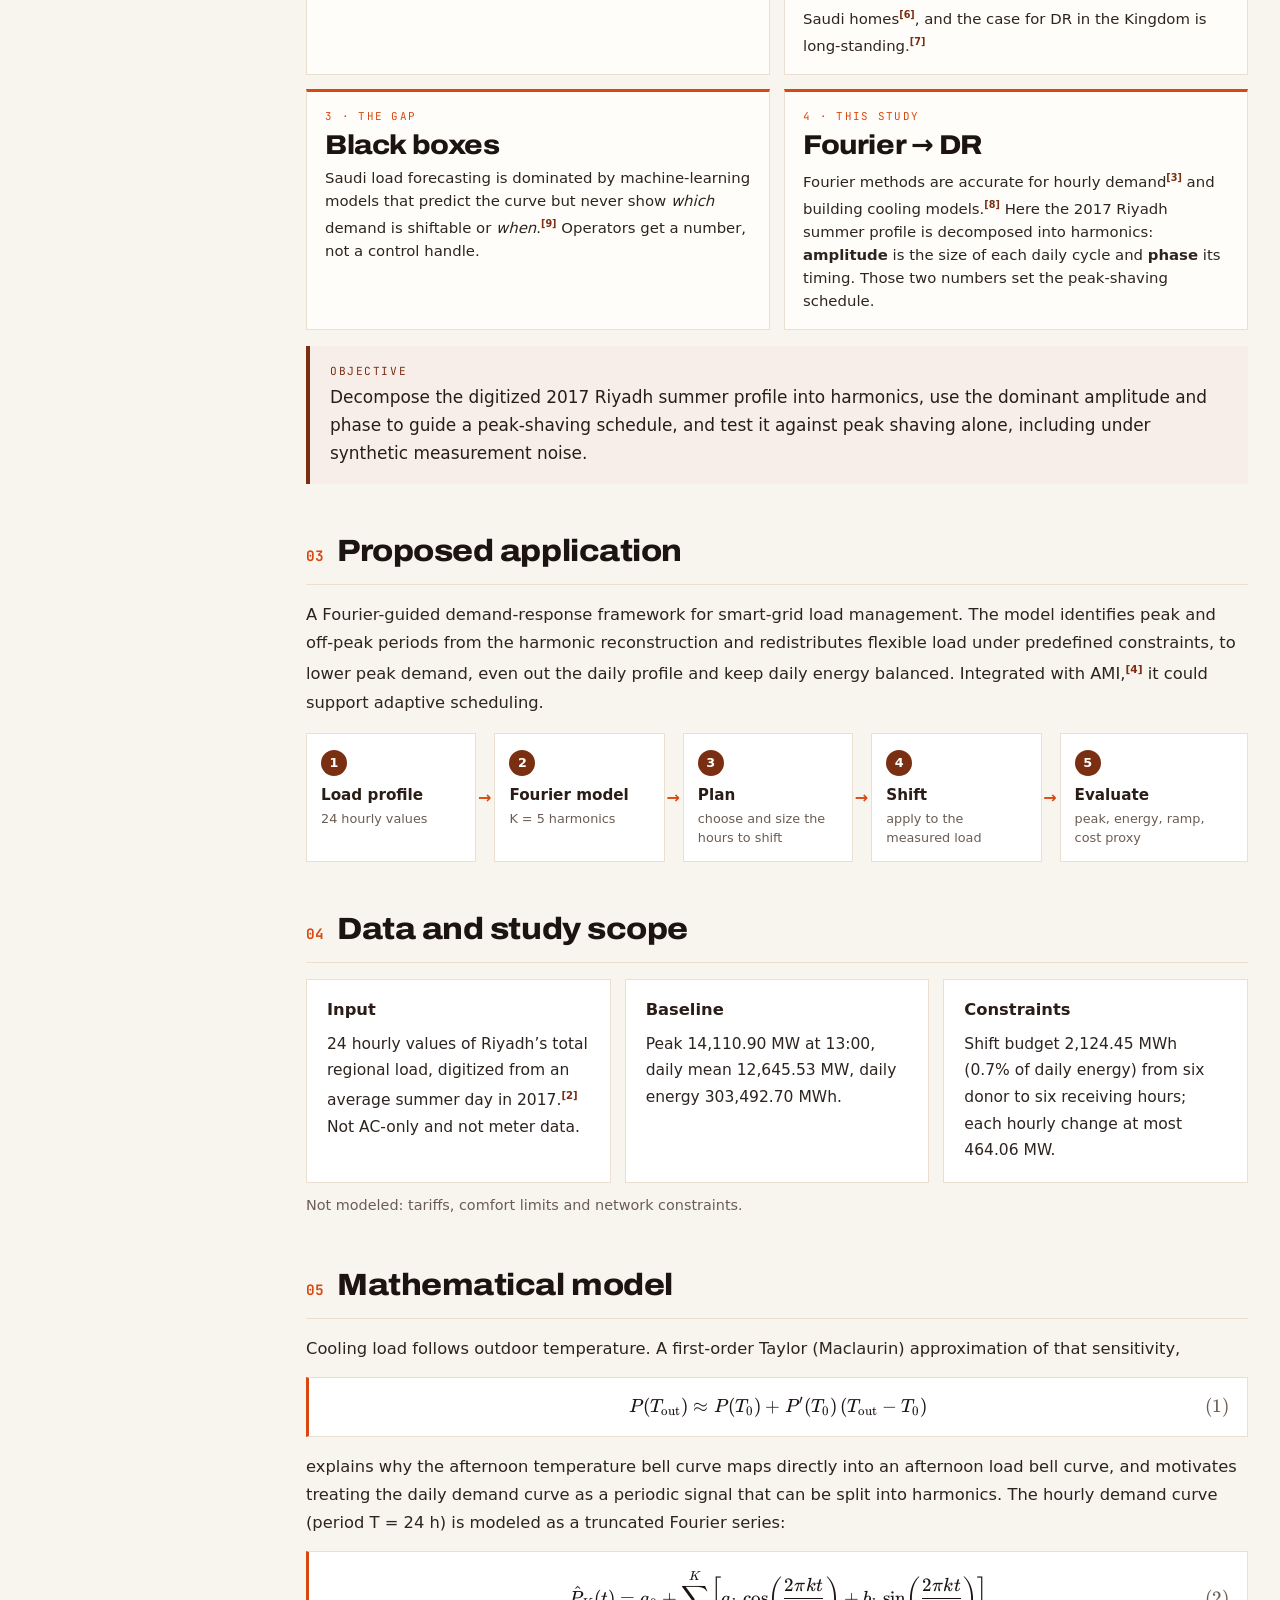
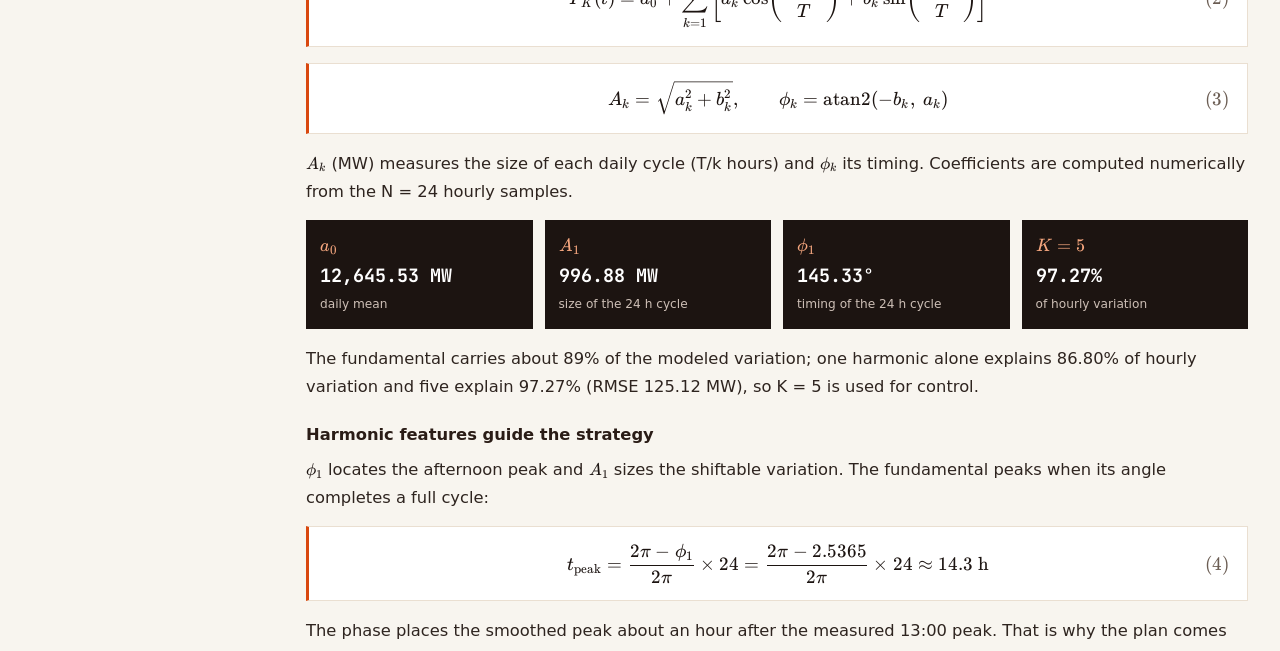
<file: methods.html>
<!DOCTYPE html><html lang="en"><head><meta charset="utf-8"/><title>Moved</title><meta http-equiv="refresh" content="0; url=research.html#methods"/><link rel="canonical" href="research.html#methods"/></head><body><p>This section is now part of <a href="research.html#methods">the research article</a>.</p></body></html>
</file>
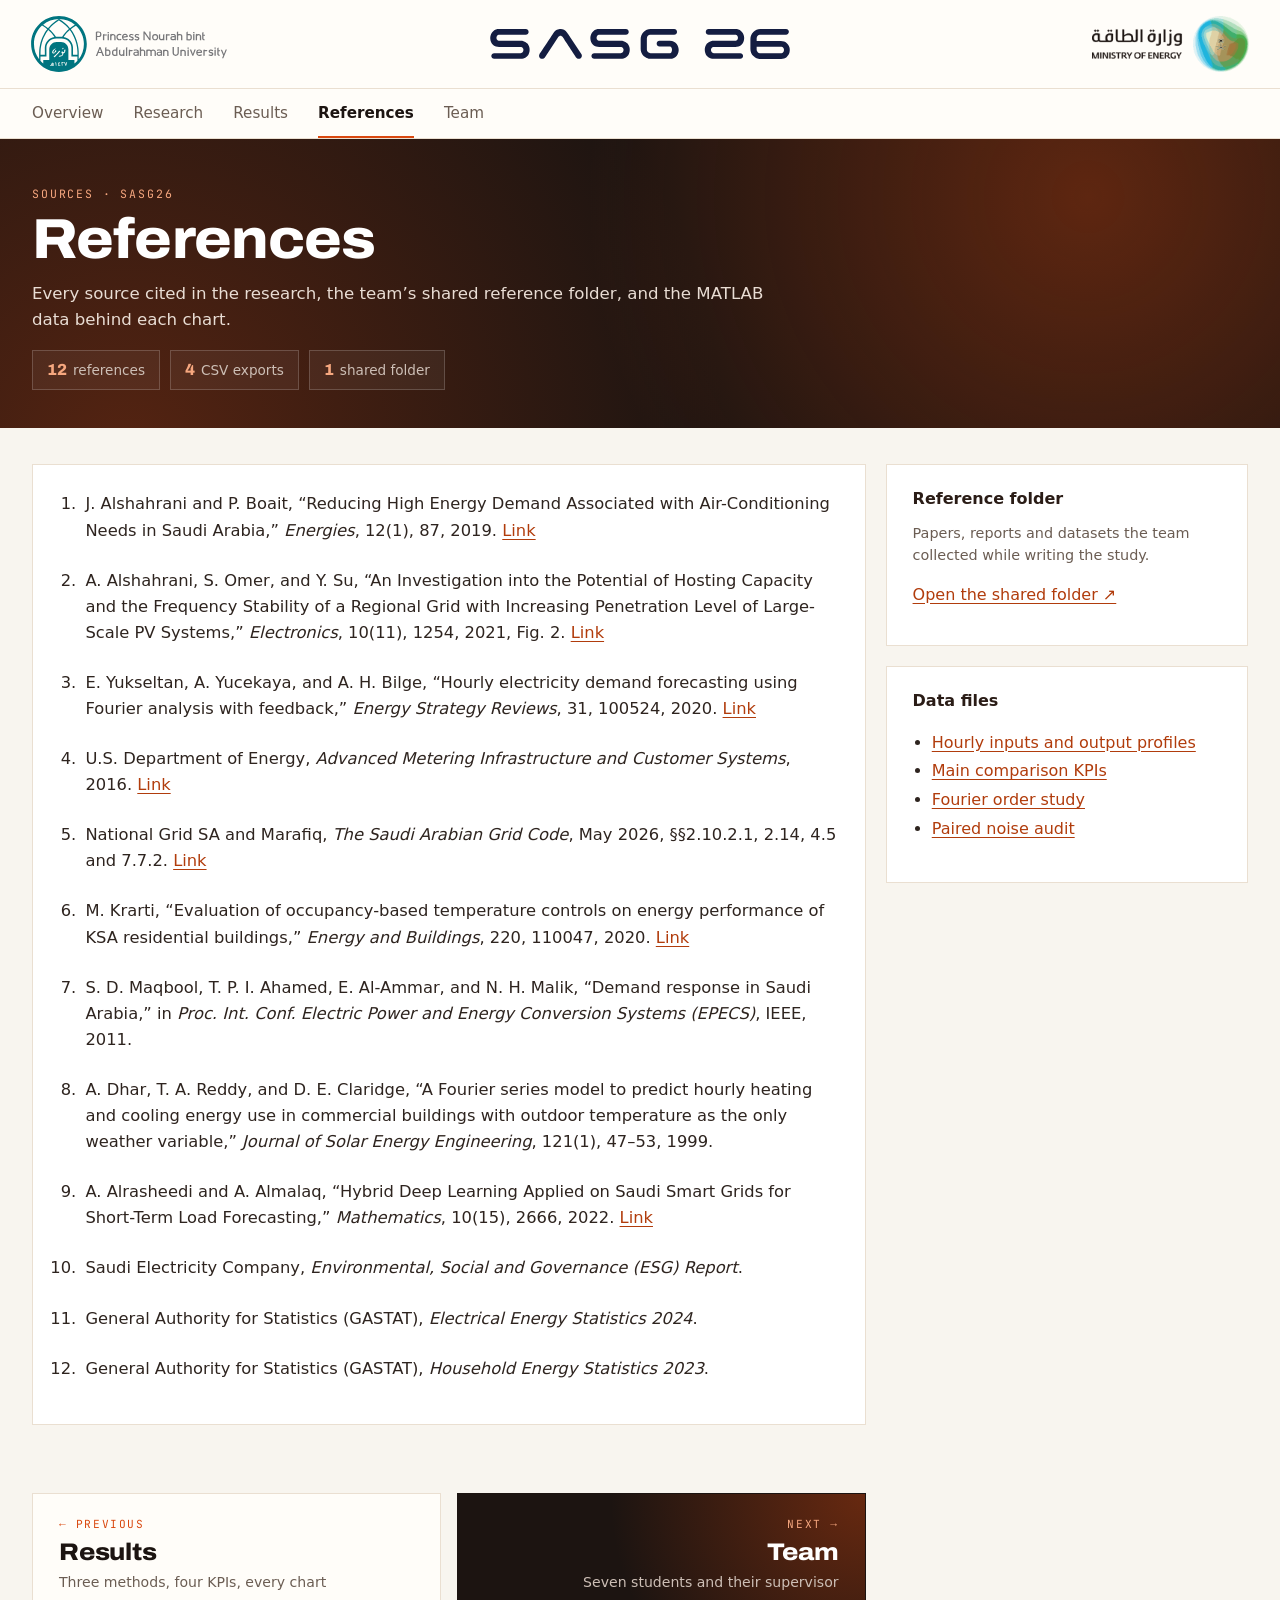
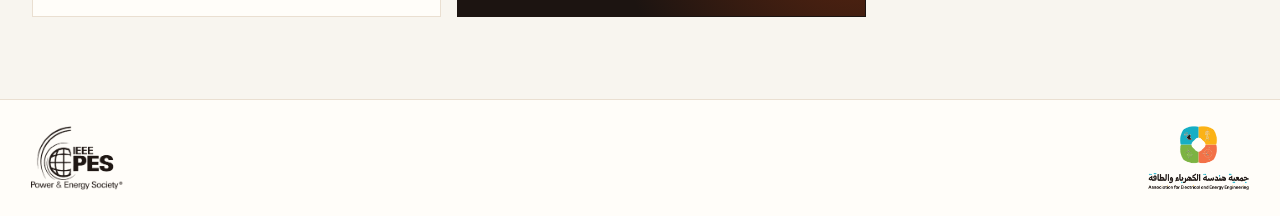
<file: references.html>
<!DOCTYPE html>
<html lang="en">
<head>
<meta charset="utf-8"/>
<meta content="width=device-width, initial-scale=1" name="viewport"/>
<meta content="References and data files for the SASG26 Riyadh load study." name="description"/>
<meta name="theme-color" content="#1c1411"/>
<title>References · SASG26 Riyadh Research</title>
<link rel="icon" href="assets/favicon.svg" type="image/svg+xml"/>
<link rel="icon" href="assets/favicon-32.png" sizes="32x32" type="image/png"/>
<link rel="apple-touch-icon" href="assets/apple-touch-icon.png"/>
<link rel="preload" href="assets/fonts/archivo-var.woff2" as="font" type="font/woff2" crossorigin=""/>
<link href="styles.css?v=9" rel="stylesheet"/>
<script defer="" src="data.js?v=9"></script>
<script defer="" src="dashboard.js?v=9"></script>
</head>
<body class="page-wide">
<a class="skip" href="#top">Skip to content</a>
<header class="top">
<div class="shell institutions" aria-label="Affiliation and conference">
<div class="affiliation-logo"><img alt="Princess Nourah bint Abdulrahman University" src="assets/pnu-logo.svg"/></div>
<div class="conference-logo"><img alt="SASG26" src="assets/sasg26.svg"/></div>
<div class="patron-logo"><img alt="Ministry of Energy, Kingdom of Saudi Arabia" src="assets/ministry-energy-ink.png"/></div>
</div>
<div class="reading-bar"><div class="shell masthead"><nav aria-label="Site"><a href="index.html">Overview</a><a href="research.html">Research</a><a href="results.html">Results</a><a href="references.html" aria-current="page">References</a><a href="team.html">Team</a></nav></div></div>
</header>
<main id="top"><header class="ahero phero"><div class="shell"><p class="akicker">Sources · SASG26</p><h1>References</h1><p class="plead">Every source cited in the research, the team’s shared reference folder, and the MATLAB data behind each chart.</p><ul class="pchips"><li><b>12</b>references</li><li><b>4</b>CSV exports</li><li><b>1</b>shared folder</li></ul></div></header><div class="shell wide-page">
<div class="ref-layout">
<section class="wcard"><ol class="reference-list"><li id="ref-cooling">J. Alshahrani and P. Boait, “Reducing High Energy Demand Associated with Air-Conditioning Needs in Saudi Arabia,” <cite>Energies</cite>, 12(1), 87, 2019. <a href="https://doi.org/10.3390/en12010087" target="_blank" rel="noopener">Link</a></li><li id="ref-load">A. Alshahrani, S. Omer, and Y. Su, “An Investigation into the Potential of Hosting Capacity and the Frequency Stability of a Regional Grid with Increasing Penetration Level of Large-Scale PV Systems,” <cite>Electronics</cite>, 10(11), 1254, 2021, Fig. 2. <a href="https://doi.org/10.3390/electronics10111254" target="_blank" rel="noopener">Link</a></li><li id="ref-fourier">E. Yukseltan, A. Yucekaya, and A. H. Bilge, “Hourly electricity demand forecasting using Fourier analysis with feedback,” <cite>Energy Strategy Reviews</cite>, 31, 100524, 2020. <a href="https://doi.org/10.1016/j.esr.2020.100524" target="_blank" rel="noopener">Link</a></li><li id="ref-ami">U.S. Department of Energy, <cite>Advanced Metering Infrastructure and Customer Systems</cite>, 2016. <a href="https://www.energy.gov/sites/default/files/2016/12/f34/AMI%20Summary%20Report_09-26-16.pdf" target="_blank" rel="noopener">Link</a></li><li id="ref-grid">National Grid SA and Marafiq, <cite>The Saudi Arabian Grid Code</cite>, May 2026, §§2.10.2.1, 2.14, 4.5 and 7.7.2. <a href="https://www.se.com.sa/-/media/sec/About-Us/National-Grid-SA/Saudi-Arabian-Grid-Code-Guide/English/SAGC-Grid-Code-May-2026.ashx" target="_blank" rel="noopener">Link</a></li><li id="ref-krarti">M. Krarti, “Evaluation of occupancy-based temperature controls on energy performance of KSA residential buildings,” <cite>Energy and Buildings</cite>, 220, 110047, 2020. <a href="https://doi.org/10.1016/j.enbuild.2020.110047" target="_blank" rel="noopener">Link</a></li><li id="ref-maqbool">S. D. Maqbool, T. P. I. Ahamed, E. Al-Ammar, and N. H. Malik, “Demand response in Saudi Arabia,” in <cite>Proc. Int. Conf. Electric Power and Energy Conversion Systems (EPECS)</cite>, IEEE, 2011.</li><li id="ref-dhar">A. Dhar, T. A. Reddy, and D. E. Claridge, “A Fourier series model to predict hourly heating and cooling energy use in commercial buildings with outdoor temperature as the only weather variable,” <cite>Journal of Solar Energy Engineering</cite>, 121(1), 47–53, 1999.</li><li id="ref-alrasheedi">A. Alrasheedi and A. Almalaq, “Hybrid Deep Learning Applied on Saudi Smart Grids for Short-Term Load Forecasting,” <cite>Mathematics</cite>, 10(15), 2666, 2022. <a href="https://doi.org/10.3390/math10152666" target="_blank" rel="noopener">Link</a></li><li id="ref-sec">Saudi Electricity Company, <cite>Environmental, Social and Governance (ESG) Report</cite>.</li><li id="ref-gastat-elec">General Authority for Statistics (GASTAT), <cite>Electrical Energy Statistics 2024</cite>.</li><li id="ref-gastat-house">General Authority for Statistics (GASTAT), <cite>Household Energy Statistics 2023</cite>.</li></ol></section>
<aside class="ref-side">
<section class="wcard"><h2>Reference folder</h2><p class="muted-note">Papers, reports and datasets the team collected while writing the study.</p><p><a href="https://drive.google.com/drive/folders/1sGT7YKHnoLMjgNp52Q5ceLpWXTUuqdFv?usp=sharing" target="_blank" rel="noopener">Open the shared folder ↗</a></p></section>
<section class="wcard"><h2>Data files</h2><ul class="data-links">
<li><a download="" href="data/04_Hourly_Profiles.csv">Hourly inputs and output profiles</a></li>
<li><a download="" href="data/03_Main_KPIs.csv">Main comparison KPIs</a></li>
<li><a download="" href="data/02_Fourier_Order_Study.csv">Fourier order study</a></li>
<li><a download="" href="data/08_Audit_WinTieLoss_MovingAverage.csv">Paired noise audit</a></li></ul></section>
</aside>
<nav class="pager" aria-label="Continue reading"><a class="pg-prev" href="results.html"><span>← Previous</span><b>Results</b><em>Three methods, four KPIs, every chart</em></a><a class="pg-next" href="team.html"><span>Next →</span><b>Team</b><em>Seven students and their supervisor</em></a></nav>
</div>
</main>
<footer class="site-footer">
<div class="shell footer-grid">
<figure><img alt="IEEE Power &amp; Energy Society" src="assets/ieee-ink.png"/></figure>
<figure><img alt="Association for Electrical and Energy Engineering" src="assets/aeee-ink.png"/></figure>
</div>
</footer>
</body>
</html>
</file>
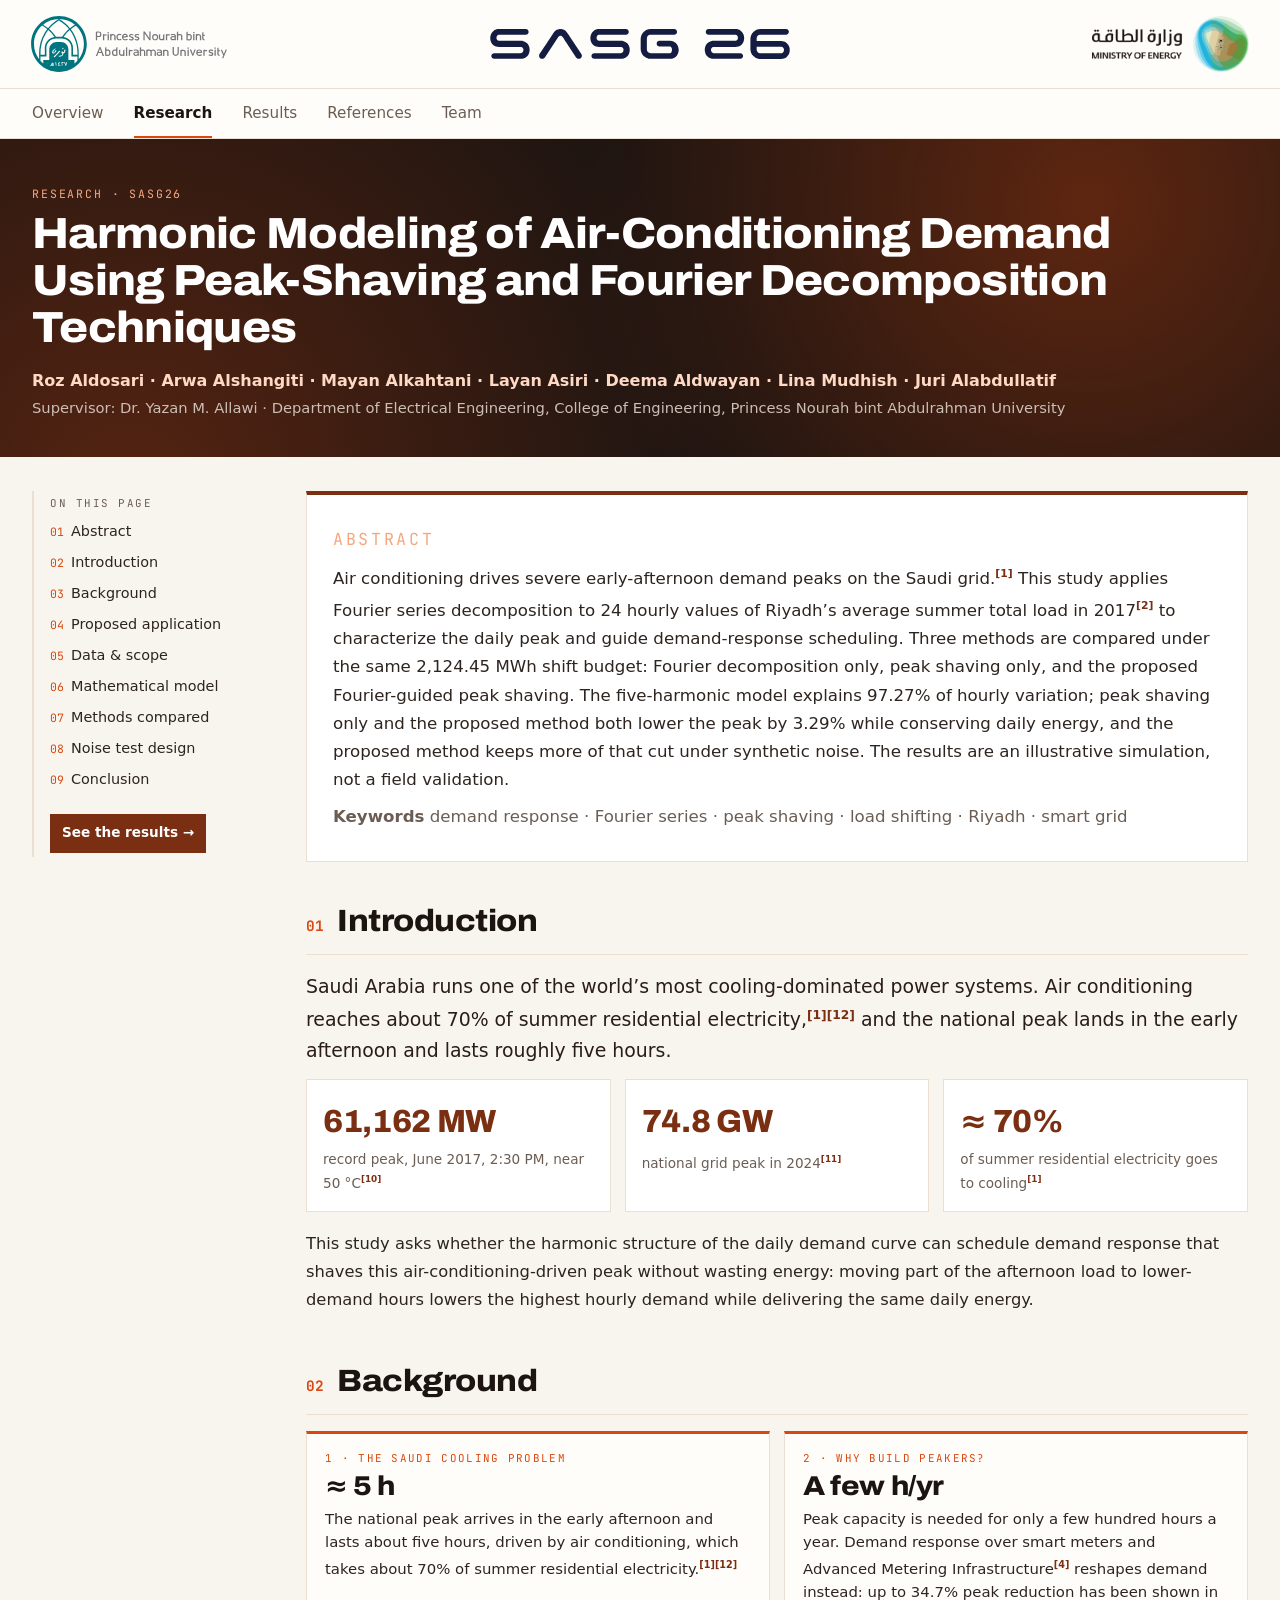
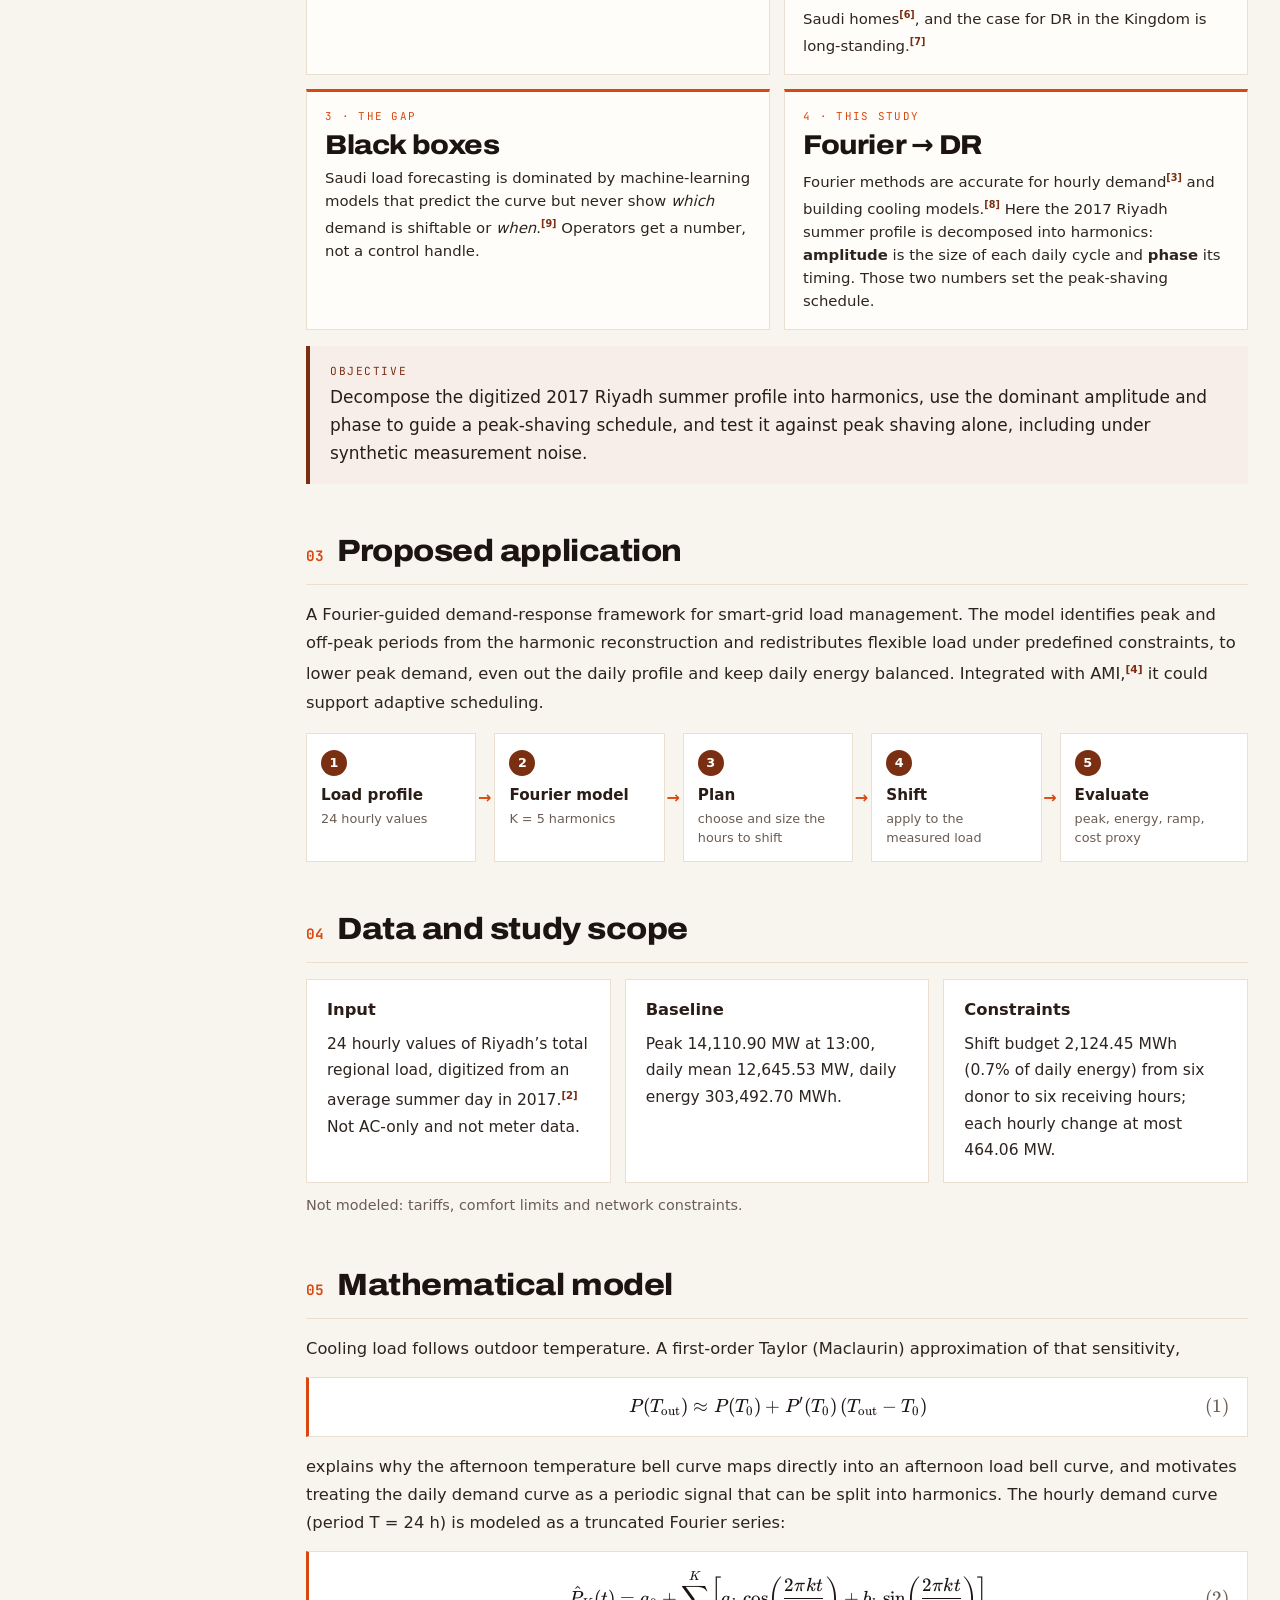
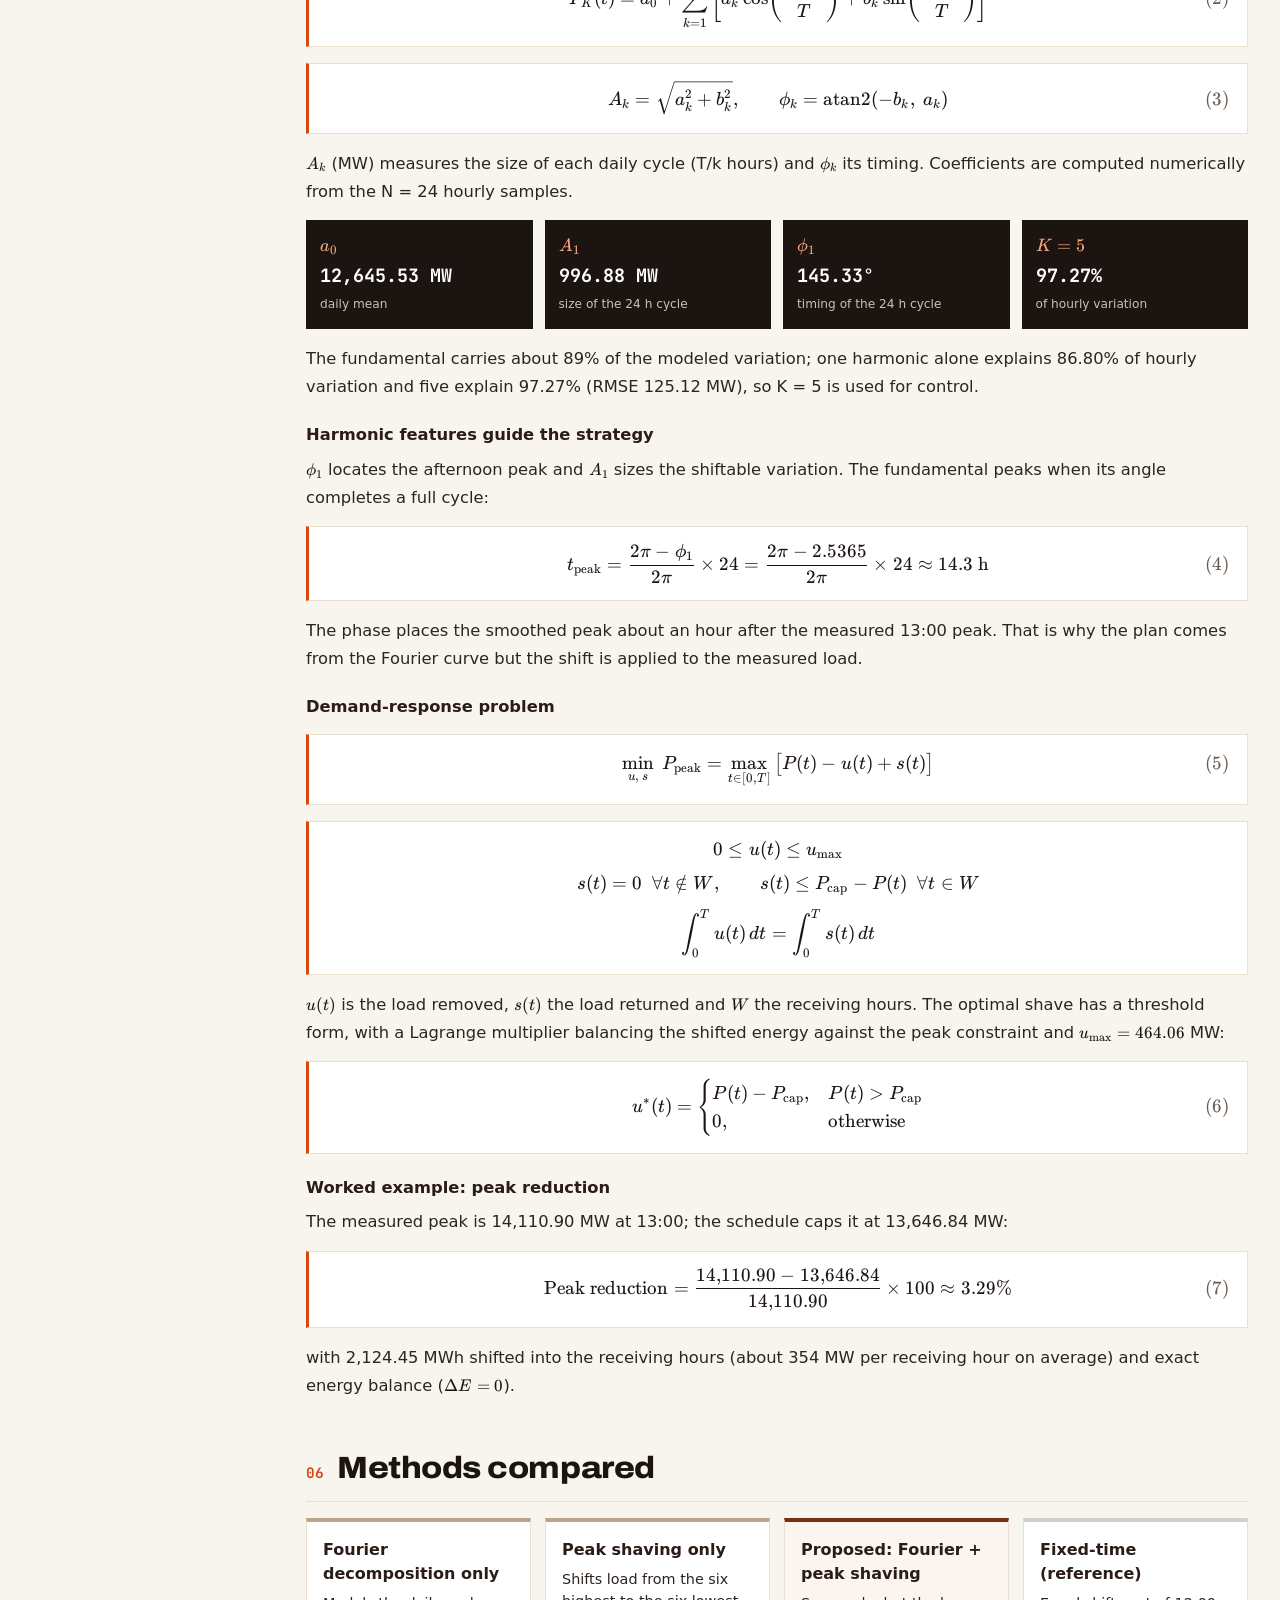
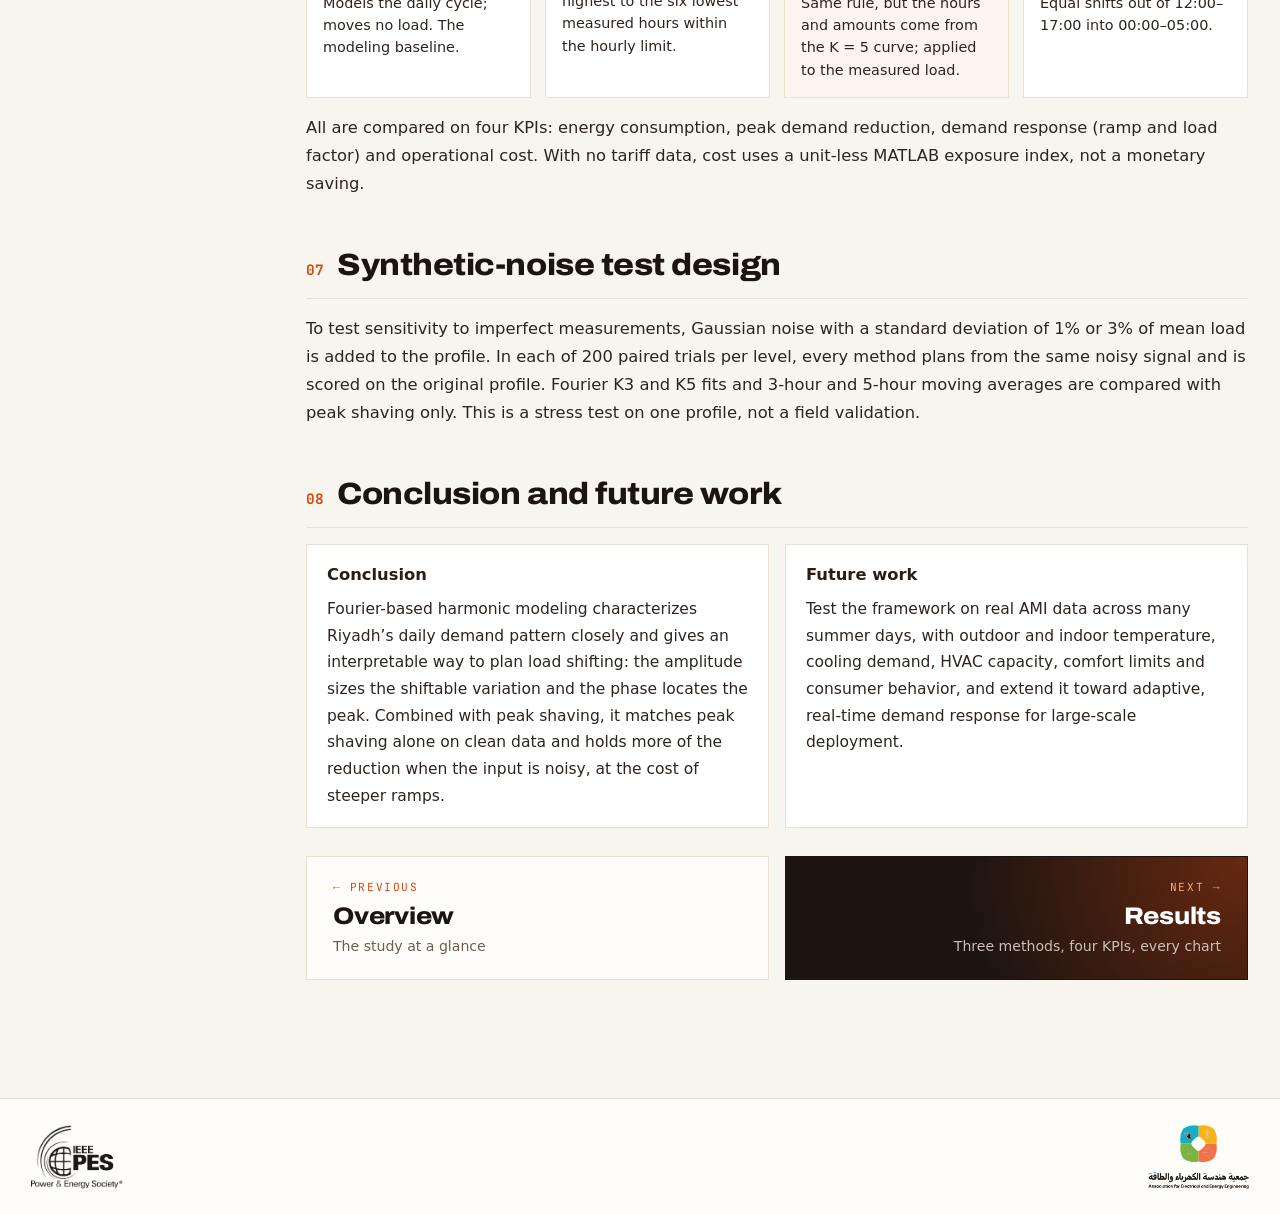
<file: research.html>
<!DOCTYPE html>
<html lang="en">
<head>
<meta charset="utf-8"/>
<meta content="width=device-width, initial-scale=1" name="viewport"/>
<meta content="Research article: Harmonic Modeling of Air-Conditioning Demand Using Peak Shaving and Fourier Decomposition Techniques." name="description"/>
<meta name="theme-color" content="#1c1411"/>
<title>Research · SASG26 Riyadh Research</title>
<link rel="icon" href="assets/favicon.svg" type="image/svg+xml"/>
<link rel="icon" href="assets/favicon-32.png" sizes="32x32" type="image/png"/>
<link rel="apple-touch-icon" href="assets/apple-touch-icon.png"/>
<link rel="preload" href="assets/fonts/archivo-var.woff2" as="font" type="font/woff2" crossorigin=""/>
<link href="assets/katex/katex.min.css" rel="stylesheet"/>
<link href="styles.css?v=9" rel="stylesheet"/>
<script defer="" src="data.js?v=9"></script>
<script defer="" src="dashboard.js?v=9"></script>
</head>
<body class="page-poster page-article2">
<a class="skip" href="#top">Skip to content</a>
<header class="top">
<div class="shell institutions" aria-label="Affiliation and conference">
<div class="affiliation-logo"><img alt="Princess Nourah bint Abdulrahman University" src="assets/pnu-logo.svg"/></div>
<div class="conference-logo"><img alt="SASG26" src="assets/sasg26.svg"/></div>
<div class="patron-logo"><img alt="Ministry of Energy, Kingdom of Saudi Arabia" src="assets/ministry-energy-ink.png"/></div>
</div>
<div class="reading-bar"><div class="shell masthead"><nav aria-label="Site"><a href="index.html">Overview</a><a href="research.html" aria-current="page">Research</a><a href="results.html">Results</a><a href="references.html">References</a><a href="team.html">Team</a></nav></div></div>
</header>
<main class="article-page" id="top">
<header class="ahero"><div class="shell">
<p class="akicker">Research · SASG26</p>
<h1>Harmonic Modeling of Air-Conditioning Demand Using Peak-Shaving and Fourier Decomposition Techniques</h1>
<p class="pauthors">Roz Aldosari · Arwa Alshangiti · Mayan Alkahtani · Layan Asiri · Deema Aldwayan · Lina Mudhish · Juri Alabdullatif</p>
<p class="pdept">Supervisor: Dr. Yazan M. Allawi · Department of Electrical Engineering, College of Engineering, Princess Nourah bint Abdulrahman University</p>
</div></header>
<div class="shell alayout"><nav class="atoc" aria-label="On this page"><p>On this page</p><ol><li><a href="#abstract">Abstract</a></li><li><a href="#introduction">Introduction</a></li><li><a href="#background">Background</a></li><li><a href="#application">Proposed application</a></li><li><a href="#data">Data & scope</a></li><li><a href="#model">Mathematical model</a></li><li><a href="#methods">Methods compared</a></li><li><a href="#noise">Noise test design</a></li><li><a href="#conclusion">Conclusion</a></li></ol><a class="atoc-cta" href="results.html">See the results →</a></nav><div class="abody"><section class="aabs" id="abstract"><p class="akicker">Abstract</p>
<p>Air conditioning drives severe early-afternoon demand peaks on the Saudi grid.<sup><a class="cite" href="references.html#ref-cooling" data-ref="[1] J. Alshahrani and P. Boait, “Reducing High Energy Demand Associated with Air-Conditioning Needs in Saudi Arabia,” Energies, 12(1), 87, 2019.">[1]</a></sup> This study applies Fourier series decomposition to 24 hourly values of Riyadh’s average summer total load in 2017<sup><a class="cite" href="references.html#ref-load" data-ref="[2] A. Alshahrani, S. Omer, and Y. Su, “An Investigation into the Potential of Hosting Capacity and the Frequency Stability of a Regional Grid with Increasing Penetration Level of Large-Scale PV Systems,” Electronics, 10(11), 1254, 2021, Fig. 2.">[2]</a></sup> to characterize the daily peak and guide demand-response scheduling. Three methods are compared under the same 2,124.45 MWh shift budget: Fourier decomposition only, peak shaving only, and the proposed Fourier-guided peak shaving. The five-harmonic model explains 97.27% of hourly variation; peak shaving only and the proposed method both lower the peak by 3.29% while conserving daily energy, and the proposed method keeps more of that cut under synthetic noise. The results are an illustrative simulation, not a field validation.</p>
<p class="pkey"><strong>Keywords</strong> demand response · Fourier series · peak shaving · load shifting · Riyadh · smart grid</p></section><section class="asec" id="introduction"><h2><span>01</span>Introduction</h2><p class="alead">Saudi Arabia runs one of the world’s most cooling-dominated power systems. Air conditioning reaches about 70% of summer residential electricity,<sup><a class="cite" href="references.html#ref-cooling" data-ref="[1] J. Alshahrani and P. Boait, “Reducing High Energy Demand Associated with Air-Conditioning Needs in Saudi Arabia,” Energies, 12(1), 87, 2019.">[1]</a><a class="cite" href="references.html#ref-gastat-house" data-ref="[12] General Authority for Statistics (GASTAT), Household Energy Statistics 2023.">[12]</a></sup> and the national peak lands in the early afternoon and lasts roughly five hours.</p>
<div class="astats"><div><strong>61,162 MW</strong><span>record peak, June 2017, 2:30 PM, near 50 °C<sup><a class="cite" href="references.html#ref-sec" data-ref="[10] Saudi Electricity Company, Environmental, Social and Governance (ESG) Report.">[10]</a></sup></span></div><div><strong>74.8 GW</strong><span>national grid peak in 2024<sup><a class="cite" href="references.html#ref-gastat-elec" data-ref="[11] General Authority for Statistics (GASTAT), Electrical Energy Statistics 2024.">[11]</a></sup></span></div><div><strong>≈ 70%</strong><span>of summer residential electricity goes to cooling<sup><a class="cite" href="references.html#ref-cooling" data-ref="[1] J. Alshahrani and P. Boait, “Reducing High Energy Demand Associated with Air-Conditioning Needs in Saudi Arabia,” Energies, 12(1), 87, 2019.">[1]</a></sup></span></div></div>
<p>This study asks whether the harmonic structure of the daily demand curve can schedule demand response that shaves this air-conditioning-driven peak without wasting energy: moving part of the afternoon load to lower-demand hours lowers the highest hourly demand while delivering the same daily energy.</p></section><section class="asec" id="background"><h2><span>02</span>Background</h2><div class="abg4">
<div class="abg"><span class="abg-n">1 · The Saudi cooling problem</span><b>≈ 5 h</b><p>The national peak arrives in the early afternoon and lasts about five hours, driven by air conditioning, which takes about 70% of summer residential electricity.<sup><a class="cite" href="references.html#ref-cooling" data-ref="[1] J. Alshahrani and P. Boait, “Reducing High Energy Demand Associated with Air-Conditioning Needs in Saudi Arabia,” Energies, 12(1), 87, 2019.">[1]</a><a class="cite" href="references.html#ref-gastat-house" data-ref="[12] General Authority for Statistics (GASTAT), Household Energy Statistics 2023.">[12]</a></sup></p></div>
<div class="abg"><span class="abg-n">2 · Why build peakers?</span><b>A few h/yr</b><p>Peak capacity is needed for only a few hundred hours a year. Demand response over smart meters and Advanced Metering Infrastructure<sup><a class="cite" href="references.html#ref-ami" data-ref="[4] U.S. Department of Energy, Advanced Metering Infrastructure and Customer Systems, 2016.">[4]</a></sup> reshapes demand instead: up to 34.7% peak reduction has been shown in Saudi homes<sup><a class="cite" href="references.html#ref-krarti" data-ref="[6] M. Krarti, “Evaluation of occupancy-based temperature controls on energy performance of KSA residential buildings,” Energy and Buildings, 220, 110047, 2020.">[6]</a></sup>, and the case for DR in the Kingdom is long-standing.<sup><a class="cite" href="references.html#ref-maqbool" data-ref="[7] S. D. Maqbool, T. P. I. Ahamed, E. Al-Ammar, and N. H. Malik, “Demand response in Saudi Arabia,” in Proc. Int. Conf. Electric Power and Energy Conversion Systems (EPECS), IEEE, 2011.">[7]</a></sup></p></div>
<div class="abg"><span class="abg-n">3 · The gap</span><b>Black boxes</b><p>Saudi load forecasting is dominated by machine-learning models that predict the curve but never show <em>which</em> demand is shiftable or <em>when</em>.<sup><a class="cite" href="references.html#ref-alrasheedi" data-ref="[9] A. Alrasheedi and A. Almalaq, “Hybrid Deep Learning Applied on Saudi Smart Grids for Short-Term Load Forecasting,” Mathematics, 10(15), 2666, 2022.">[9]</a></sup> Operators get a number, not a control handle.</p></div>
<div class="abg"><span class="abg-n">4 · This study</span><b>Fourier → DR</b><p>Fourier methods are accurate for hourly demand<sup><a class="cite" href="references.html#ref-fourier" data-ref="[3] E. Yukseltan, A. Yucekaya, and A. H. Bilge, “Hourly electricity demand forecasting using Fourier analysis with feedback,” Energy Strategy Reviews, 31, 100524, 2020.">[3]</a></sup> and building cooling models.<sup><a class="cite" href="references.html#ref-dhar" data-ref="[8] A. Dhar, T. A. Reddy, and D. E. Claridge, “A Fourier series model to predict hourly heating and cooling energy use in commercial buildings with outdoor temperature as the only weather variable,” Journal of Solar Energy Engineering, 121(1), 47–53, 1999.">[8]</a></sup> Here the 2017 Riyadh summer profile is decomposed into harmonics: <strong>amplitude</strong> is the size of each daily cycle and <strong>phase</strong> its timing. Those two numbers set the peak-shaving schedule.</p></div></div>
<aside class="aquote"><span>Objective</span>Decompose the digitized 2017 Riyadh summer profile into harmonics, use the dominant amplitude and phase to guide a peak-shaving schedule, and test it against peak shaving alone, including under synthetic measurement noise.</aside></section><section class="asec" id="application"><h2><span>03</span>Proposed application</h2><p>A Fourier-guided demand-response framework for smart-grid load management. The model identifies peak and off-peak periods from the harmonic reconstruction and redistributes flexible load under predefined constraints, to lower peak demand, even out the daily profile and keep daily energy balanced. Integrated with AMI,<sup><a class="cite" href="references.html#ref-ami" data-ref="[4] U.S. Department of Energy, Advanced Metering Infrastructure and Customer Systems, 2016.">[4]</a></sup> it could support adaptive scheduling.</p>
<ol class="aflow">
<li><b>Load profile</b><span>24 hourly values</span></li>
<li><b>Fourier model</b><span>K = 5 harmonics</span></li>
<li><b>Plan</b><span>choose and size the hours to shift</span></li>
<li><b>Shift</b><span>apply to the measured load</span></li>
<li><b>Evaluate</b><span>peak, energy, ramp, cost proxy</span></li></ol></section><section class="asec" id="data"><h2><span>04</span>Data and study scope</h2><div class="agrid3">
<div class="acard"><h3>Input</h3><p>24 hourly values of Riyadh’s total regional load, digitized from an average summer day in 2017.<sup><a class="cite" href="references.html#ref-load" data-ref="[2] A. Alshahrani, S. Omer, and Y. Su, “An Investigation into the Potential of Hosting Capacity and the Frequency Stability of a Regional Grid with Increasing Penetration Level of Large-Scale PV Systems,” Electronics, 10(11), 1254, 2021, Fig. 2.">[2]</a></sup> Not AC-only and not meter data.</p></div>
<div class="acard"><h3>Baseline</h3><p>Peak 14,110.90 MW at 13:00, daily mean 12,645.53 MW, daily energy 303,492.70 MWh.</p></div>
<div class="acard"><h3>Constraints</h3><p>Shift budget 2,124.45 MWh (0.7% of daily energy) from six donor to six receiving hours; each hourly change at most 464.06 MW.</p></div></div>
<p class="anote">Not modeled: tariffs, comfort limits and network constraints.</p></section><section class="asec" id="model"><h2><span>05</span>Mathematical model</h2><p>Cooling load follows outdoor temperature. A first-order Taylor (Maclaurin) approximation of that sensitivity,</p>
<div class="peq"><span class="katex-display"><span class="katex"><span class="katex-html" aria-hidden="true"><span class="base"><span class="strut" style="height:1em;vertical-align:-0.25em;"></span><span class="mord mathnormal" style="margin-right:0.1389em;">P</span><span class="mopen">(</span><span class="mord"><span class="mord mathnormal" style="margin-right:0.1389em;">T</span><span class="msupsub"><span class="vlist-t vlist-t2"><span class="vlist-r"><span class="vlist" style="height:0.2806em;"><span style="top:-2.55em;margin-left:-0.1389em;margin-right:0.05em;"><span class="pstrut" style="height:2.7em;"></span><span class="sizing reset-size6 size3 mtight"><span class="mord mtight"><span class="mord text mtight"><span class="mord mtight">out</span></span></span></span></span></span><span class="vlist-s">​</span></span><span class="vlist-r"><span class="vlist" style="height:0.15em;"><span></span></span></span></span></span></span><span class="mclose">)</span><span class="mspace" style="margin-right:0.2778em;"></span><span class="mrel">≈</span><span class="mspace" style="margin-right:0.2778em;"></span></span><span class="base"><span class="strut" style="height:1em;vertical-align:-0.25em;"></span><span class="mord mathnormal" style="margin-right:0.1389em;">P</span><span class="mopen">(</span><span class="mord"><span class="mord mathnormal" style="margin-right:0.1389em;">T</span><span class="msupsub"><span class="vlist-t vlist-t2"><span class="vlist-r"><span class="vlist" style="height:0.3011em;"><span style="top:-2.55em;margin-left:-0.1389em;margin-right:0.05em;"><span class="pstrut" style="height:2.7em;"></span><span class="sizing reset-size6 size3 mtight"><span class="mord mtight">0</span></span></span></span><span class="vlist-s">​</span></span><span class="vlist-r"><span class="vlist" style="height:0.15em;"><span></span></span></span></span></span></span><span class="mclose">)</span><span class="mspace" style="margin-right:0.2222em;"></span><span class="mbin">+</span><span class="mspace" style="margin-right:0.2222em;"></span></span><span class="base"><span class="strut" style="height:1.0519em;vertical-align:-0.25em;"></span><span class="mord"><span class="mord mathnormal" style="margin-right:0.1389em;">P</span><span class="msupsub"><span class="vlist-t"><span class="vlist-r"><span class="vlist" style="height:0.8019em;"><span style="top:-3.113em;margin-right:0.05em;"><span class="pstrut" style="height:2.7em;"></span><span class="sizing reset-size6 size3 mtight"><span class="mord mtight"><span class="mord mtight">′</span></span></span></span></span></span></span></span></span><span class="mopen">(</span><span class="mord"><span class="mord mathnormal" style="margin-right:0.1389em;">T</span><span class="msupsub"><span class="vlist-t vlist-t2"><span class="vlist-r"><span class="vlist" style="height:0.3011em;"><span style="top:-2.55em;margin-left:-0.1389em;margin-right:0.05em;"><span class="pstrut" style="height:2.7em;"></span><span class="sizing reset-size6 size3 mtight"><span class="mord mtight">0</span></span></span></span><span class="vlist-s">​</span></span><span class="vlist-r"><span class="vlist" style="height:0.15em;"><span></span></span></span></span></span></span><span class="mclose">)</span><span class="mspace" style="margin-right:0.1667em;"></span><span class="mopen">(</span><span class="mord"><span class="mord mathnormal" style="margin-right:0.1389em;">T</span><span class="msupsub"><span class="vlist-t vlist-t2"><span class="vlist-r"><span class="vlist" style="height:0.2806em;"><span style="top:-2.55em;margin-left:-0.1389em;margin-right:0.05em;"><span class="pstrut" style="height:2.7em;"></span><span class="sizing reset-size6 size3 mtight"><span class="mord mtight"><span class="mord text mtight"><span class="mord mtight">out</span></span></span></span></span></span><span class="vlist-s">​</span></span><span class="vlist-r"><span class="vlist" style="height:0.15em;"><span></span></span></span></span></span></span><span class="mspace" style="margin-right:0.2222em;"></span><span class="mbin">−</span><span class="mspace" style="margin-right:0.2222em;"></span></span><span class="base"><span class="strut" style="height:1em;vertical-align:-0.25em;"></span><span class="mord"><span class="mord mathnormal" style="margin-right:0.1389em;">T</span><span class="msupsub"><span class="vlist-t vlist-t2"><span class="vlist-r"><span class="vlist" style="height:0.3011em;"><span style="top:-2.55em;margin-left:-0.1389em;margin-right:0.05em;"><span class="pstrut" style="height:2.7em;"></span><span class="sizing reset-size6 size3 mtight"><span class="mord mtight">0</span></span></span></span><span class="vlist-s">​</span></span><span class="vlist-r"><span class="vlist" style="height:0.15em;"><span></span></span></span></span></span></span><span class="mclose">)</span></span><span class="tag"><span class="strut" style="height:1.0519em;vertical-align:-0.25em;"></span><span class="mord text"><span class="mord">(</span><span class="mord"><span class="mord">1</span></span><span class="mord">)</span></span></span></span></span></span></div>
<p>explains why the afternoon temperature bell curve maps directly into an afternoon load bell curve, and motivates treating the daily demand curve as a periodic signal that can be split into harmonics. The hourly demand curve (period T = 24 h) is modeled as a truncated Fourier series:</p>
<div class="peq"><span class="katex-display"><span class="katex"><span class="katex-html" aria-hidden="true"><span class="base"><span class="strut" style="height:1.1968em;vertical-align:-0.25em;"></span><span class="mord"><span class="mord accent"><span class="vlist-t"><span class="vlist-r"><span class="vlist" style="height:0.9468em;"><span style="top:-3em;"><span class="pstrut" style="height:3em;"></span><span class="mord mathnormal" style="margin-right:0.1389em;">P</span></span><span style="top:-3.2523em;"><span class="pstrut" style="height:3em;"></span><span class="accent-body" style="left:-0.1667em;"><span class="mord">^</span></span></span></span></span></span></span><span class="msupsub"><span class="vlist-t vlist-t2"><span class="vlist-r"><span class="vlist" style="height:0.3283em;"><span style="top:-2.55em;margin-left:-0.1389em;margin-right:0.05em;"><span class="pstrut" style="height:2.7em;"></span><span class="sizing reset-size6 size3 mtight"><span class="mord mathnormal mtight" style="margin-right:0.0715em;">K</span></span></span></span><span class="vlist-s">​</span></span><span class="vlist-r"><span class="vlist" style="height:0.15em;"><span></span></span></span></span></span></span><span class="mopen">(</span><span class="mord mathnormal">t</span><span class="mclose">)</span><span class="mspace" style="margin-right:0.2778em;"></span><span class="mrel">=</span><span class="mspace" style="margin-right:0.2778em;"></span></span><span class="base"><span class="strut" style="height:0.7333em;vertical-align:-0.15em;"></span><span class="mord"><span class="mord mathnormal">a</span><span class="msupsub"><span class="vlist-t vlist-t2"><span class="vlist-r"><span class="vlist" style="height:0.3011em;"><span style="top:-2.55em;margin-left:0em;margin-right:0.05em;"><span class="pstrut" style="height:2.7em;"></span><span class="sizing reset-size6 size3 mtight"><span class="mord mtight">0</span></span></span></span><span class="vlist-s">​</span></span><span class="vlist-r"><span class="vlist" style="height:0.15em;"><span></span></span></span></span></span></span><span class="mspace" style="margin-right:0.2222em;"></span><span class="mbin">+</span><span class="mspace" style="margin-right:0.2222em;"></span></span><span class="base"><span class="strut" style="height:3.1304em;vertical-align:-1.3021em;"></span><span class="mop op-limits"><span class="vlist-t vlist-t2"><span class="vlist-r"><span class="vlist" style="height:1.8283em;"><span style="top:-1.8479em;margin-left:0em;"><span class="pstrut" style="height:3.05em;"></span><span class="sizing reset-size6 size3 mtight"><span class="mord mtight"><span class="mord mathnormal mtight" style="margin-right:0.0315em;">k</span><span class="mrel mtight">=</span><span class="mord mtight">1</span></span></span></span><span style="top:-3.05em;"><span class="pstrut" style="height:3.05em;"></span><span><span class="mop op-symbol large-op">∑</span></span></span><span style="top:-4.3em;margin-left:0em;"><span class="pstrut" style="height:3.05em;"></span><span class="sizing reset-size6 size3 mtight"><span class="mord mtight"><span class="mord mathnormal mtight" style="margin-right:0.0715em;">K</span></span></span></span></span><span class="vlist-s">​</span></span><span class="vlist-r"><span class="vlist" style="height:1.3021em;"><span></span></span></span></span></span><span class="mspace" style="margin-right:0.1667em;"></span><span class="minner"><span class="mopen delimcenter" style="top:0em;"><span class="delimsizing size3">[</span></span><span class="mord"><span class="mord mathnormal">a</span><span class="msupsub"><span class="vlist-t vlist-t2"><span class="vlist-r"><span class="vlist" style="height:0.3361em;"><span style="top:-2.55em;margin-left:0em;margin-right:0.05em;"><span class="pstrut" style="height:2.7em;"></span><span class="sizing reset-size6 size3 mtight"><span class="mord mathnormal mtight" style="margin-right:0.0315em;">k</span></span></span></span><span class="vlist-s">​</span></span><span class="vlist-r"><span class="vlist" style="height:0.15em;"><span></span></span></span></span></span></span><span class="mspace" style="margin-right:0.1667em;"></span><span class="mop">cos</span><span class="mspace" style="margin-right:-0.1667em;"></span><span class="mspace" style="margin-right:0.1667em;"></span><span class="minner"><span class="mopen delimcenter" style="top:0em;"><span class="delimsizing size3">(</span></span><span class="mord"><span class="mopen nulldelimiter"></span><span class="mfrac"><span class="vlist-t vlist-t2"><span class="vlist-r"><span class="vlist" style="height:1.3714em;"><span style="top:-2.314em;"><span class="pstrut" style="height:3em;"></span><span class="mord"><span class="mord mathnormal" style="margin-right:0.1389em;">T</span></span></span><span style="top:-3.23em;"><span class="pstrut" style="height:3em;"></span><span class="frac-line" style="border-bottom-width:0.04em;"></span></span><span style="top:-3.677em;"><span class="pstrut" style="height:3em;"></span><span class="mord"><span class="mord">2</span><span class="mord mathnormal" style="margin-right:0.0359em;">π</span><span class="mord mathnormal" style="margin-right:0.0315em;">k</span><span class="mord mathnormal">t</span></span></span></span><span class="vlist-s">​</span></span><span class="vlist-r"><span class="vlist" style="height:0.686em;"><span></span></span></span></span></span><span class="mclose nulldelimiter"></span></span><span class="mclose delimcenter" style="top:0em;"><span class="delimsizing size3">)</span></span></span><span class="mspace" style="margin-right:0.2222em;"></span><span class="mbin">+</span><span class="mspace" style="margin-right:0.2222em;"></span><span class="mord"><span class="mord mathnormal">b</span><span class="msupsub"><span class="vlist-t vlist-t2"><span class="vlist-r"><span class="vlist" style="height:0.3361em;"><span style="top:-2.55em;margin-left:0em;margin-right:0.05em;"><span class="pstrut" style="height:2.7em;"></span><span class="sizing reset-size6 size3 mtight"><span class="mord mathnormal mtight" style="margin-right:0.0315em;">k</span></span></span></span><span class="vlist-s">​</span></span><span class="vlist-r"><span class="vlist" style="height:0.15em;"><span></span></span></span></span></span></span><span class="mspace" style="margin-right:0.1667em;"></span><span class="mop">sin</span><span class="mspace" style="margin-right:-0.1667em;"></span><span class="mspace" style="margin-right:0.1667em;"></span><span class="minner"><span class="mopen delimcenter" style="top:0em;"><span class="delimsizing size3">(</span></span><span class="mord"><span class="mopen nulldelimiter"></span><span class="mfrac"><span class="vlist-t vlist-t2"><span class="vlist-r"><span class="vlist" style="height:1.3714em;"><span style="top:-2.314em;"><span class="pstrut" style="height:3em;"></span><span class="mord"><span class="mord mathnormal" style="margin-right:0.1389em;">T</span></span></span><span style="top:-3.23em;"><span class="pstrut" style="height:3em;"></span><span class="frac-line" style="border-bottom-width:0.04em;"></span></span><span style="top:-3.677em;"><span class="pstrut" style="height:3em;"></span><span class="mord"><span class="mord">2</span><span class="mord mathnormal" style="margin-right:0.0359em;">π</span><span class="mord mathnormal" style="margin-right:0.0315em;">k</span><span class="mord mathnormal">t</span></span></span></span><span class="vlist-s">​</span></span><span class="vlist-r"><span class="vlist" style="height:0.686em;"><span></span></span></span></span></span><span class="mclose nulldelimiter"></span></span><span class="mclose delimcenter" style="top:0em;"><span class="delimsizing size3">)</span></span></span><span class="mclose delimcenter" style="top:0em;"><span class="delimsizing size3">]</span></span></span></span><span class="tag"><span class="strut" style="height:3.1304em;vertical-align:-1.3021em;"></span><span class="mord text"><span class="mord">(</span><span class="mord"><span class="mord">2</span></span><span class="mord">)</span></span></span></span></span></span></div>
<div class="peq"><span class="katex-display"><span class="katex"><span class="katex-html" aria-hidden="true"><span class="base"><span class="strut" style="height:0.8333em;vertical-align:-0.15em;"></span><span class="mord"><span class="mord mathnormal">A</span><span class="msupsub"><span class="vlist-t vlist-t2"><span class="vlist-r"><span class="vlist" style="height:0.3361em;"><span style="top:-2.55em;margin-left:0em;margin-right:0.05em;"><span class="pstrut" style="height:2.7em;"></span><span class="sizing reset-size6 size3 mtight"><span class="mord mathnormal mtight" style="margin-right:0.0315em;">k</span></span></span></span><span class="vlist-s">​</span></span><span class="vlist-r"><span class="vlist" style="height:0.15em;"><span></span></span></span></span></span></span><span class="mspace" style="margin-right:0.2778em;"></span><span class="mrel">=</span><span class="mspace" style="margin-right:0.2778em;"></span></span><span class="base"><span class="strut" style="height:1.84em;vertical-align:-0.5588em;"></span><span class="mord sqrt"><span class="vlist-t vlist-t2"><span class="vlist-r"><span class="vlist" style="height:1.2812em;"><span class="svg-align" style="top:-3.8em;"><span class="pstrut" style="height:3.8em;"></span><span class="mord" style="padding-left:1em;"><span class="mord"><span class="mord mathnormal">a</span><span class="msupsub"><span class="vlist-t vlist-t2"><span class="vlist-r"><span class="vlist" style="height:0.7959em;"><span style="top:-2.3987em;margin-left:0em;margin-right:0.05em;"><span class="pstrut" style="height:2.7em;"></span><span class="sizing reset-size6 size3 mtight"><span class="mord mathnormal mtight" style="margin-right:0.0315em;">k</span></span></span><span style="top:-3.0448em;margin-right:0.05em;"><span class="pstrut" style="height:2.7em;"></span><span class="sizing reset-size6 size3 mtight"><span class="mord mtight"><span class="mord mtight">2</span></span></span></span></span><span class="vlist-s">​</span></span><span class="vlist-r"><span class="vlist" style="height:0.3013em;"><span></span></span></span></span></span></span><span class="mspace" style="margin-right:0.2222em;"></span><span class="mbin">+</span><span class="mspace" style="margin-right:0.2222em;"></span><span class="mord"><span class="mord mathnormal">b</span><span class="msupsub"><span class="vlist-t vlist-t2"><span class="vlist-r"><span class="vlist" style="height:0.7959em;"><span style="top:-2.3987em;margin-left:0em;margin-right:0.05em;"><span class="pstrut" style="height:2.7em;"></span><span class="sizing reset-size6 size3 mtight"><span class="mord mathnormal mtight" style="margin-right:0.0315em;">k</span></span></span><span style="top:-3.0448em;margin-right:0.05em;"><span class="pstrut" style="height:2.7em;"></span><span class="sizing reset-size6 size3 mtight"><span class="mord mtight"><span class="mord mtight">2</span></span></span></span></span><span class="vlist-s">​</span></span><span class="vlist-r"><span class="vlist" style="height:0.3013em;"><span></span></span></span></span></span></span></span></span><span style="top:-3.2412em;"><span class="pstrut" style="height:3.8em;"></span><span class="hide-tail" style="min-width:1.02em;height:1.88em;"><svg xmlns="http://www.w3.org/2000/svg" width="400em" height="1.88em" viewBox="0 0 400000 1944" preserveAspectRatio="xMinYMin slice"><path d="M983 90
l0 -0
c4,-6.7,10,-10,18,-10 H400000v40
H1013.1s-83.4,268,-264.1,840c-180.7,572,-277,876.3,-289,913c-4.7,4.7,-12.7,7,-24,7
s-12,0,-12,0c-1.3,-3.3,-3.7,-11.7,-7,-25c-35.3,-125.3,-106.7,-373.3,-214,-744
c-10,12,-21,25,-33,39s-32,39,-32,39c-6,-5.3,-15,-14,-27,-26s25,-30,25,-30
c26.7,-32.7,52,-63,76,-91s52,-60,52,-60s208,722,208,722
c56,-175.3,126.3,-397.3,211,-666c84.7,-268.7,153.8,-488.2,207.5,-658.5
c53.7,-170.3,84.5,-266.8,92.5,-289.5z
M1001 80h400000v40h-400000z"/></svg></span></span></span><span class="vlist-s">​</span></span><span class="vlist-r"><span class="vlist" style="height:0.5588em;"><span></span></span></span></span></span><span class="mpunct">,</span><span class="mspace" style="margin-right:2em;"></span><span class="mspace" style="margin-right:0.1667em;"></span><span class="mord"><span class="mord mathnormal">ϕ</span><span class="msupsub"><span class="vlist-t vlist-t2"><span class="vlist-r"><span class="vlist" style="height:0.3361em;"><span style="top:-2.55em;margin-left:0em;margin-right:0.05em;"><span class="pstrut" style="height:2.7em;"></span><span class="sizing reset-size6 size3 mtight"><span class="mord mathnormal mtight" style="margin-right:0.0315em;">k</span></span></span></span><span class="vlist-s">​</span></span><span class="vlist-r"><span class="vlist" style="height:0.15em;"><span></span></span></span></span></span></span><span class="mspace" style="margin-right:0.2778em;"></span><span class="mrel">=</span><span class="mspace" style="margin-right:0.2778em;"></span></span><span class="base"><span class="strut" style="height:1em;vertical-align:-0.25em;"></span><span class="mop"><span class="mord mathrm">atan2</span></span><span class="mopen">(</span><span class="mord">−</span><span class="mord"><span class="mord mathnormal">b</span><span class="msupsub"><span class="vlist-t vlist-t2"><span class="vlist-r"><span class="vlist" style="height:0.3361em;"><span style="top:-2.55em;margin-left:0em;margin-right:0.05em;"><span class="pstrut" style="height:2.7em;"></span><span class="sizing reset-size6 size3 mtight"><span class="mord mathnormal mtight" style="margin-right:0.0315em;">k</span></span></span></span><span class="vlist-s">​</span></span><span class="vlist-r"><span class="vlist" style="height:0.15em;"><span></span></span></span></span></span></span><span class="mpunct">,</span><span class="mspace"> </span><span class="mspace" style="margin-right:0.1667em;"></span><span class="mord"><span class="mord mathnormal">a</span><span class="msupsub"><span class="vlist-t vlist-t2"><span class="vlist-r"><span class="vlist" style="height:0.3361em;"><span style="top:-2.55em;margin-left:0em;margin-right:0.05em;"><span class="pstrut" style="height:2.7em;"></span><span class="sizing reset-size6 size3 mtight"><span class="mord mathnormal mtight" style="margin-right:0.0315em;">k</span></span></span></span><span class="vlist-s">​</span></span><span class="vlist-r"><span class="vlist" style="height:0.15em;"><span></span></span></span></span></span></span><span class="mclose">)</span></span><span class="tag"><span class="strut" style="height:1.84em;vertical-align:-0.5588em;"></span><span class="mord text"><span class="mord">(</span><span class="mord"><span class="mord">3</span></span><span class="mord">)</span></span></span></span></span></span></div>
<p><span class="katex"><span class="katex-html" aria-hidden="true"><span class="base"><span class="strut" style="height:0.8333em;vertical-align:-0.15em;"></span><span class="mord"><span class="mord mathnormal">A</span><span class="msupsub"><span class="vlist-t vlist-t2"><span class="vlist-r"><span class="vlist" style="height:0.3361em;"><span style="top:-2.55em;margin-left:0em;margin-right:0.05em;"><span class="pstrut" style="height:2.7em;"></span><span class="sizing reset-size6 size3 mtight"><span class="mord mathnormal mtight" style="margin-right:0.0315em;">k</span></span></span></span><span class="vlist-s">​</span></span><span class="vlist-r"><span class="vlist" style="height:0.15em;"><span></span></span></span></span></span></span></span></span></span> (MW) measures the size of each daily cycle (T/k hours) and <span class="katex"><span class="katex-html" aria-hidden="true"><span class="base"><span class="strut" style="height:0.8889em;vertical-align:-0.1944em;"></span><span class="mord"><span class="mord mathnormal">ϕ</span><span class="msupsub"><span class="vlist-t vlist-t2"><span class="vlist-r"><span class="vlist" style="height:0.3361em;"><span style="top:-2.55em;margin-left:0em;margin-right:0.05em;"><span class="pstrut" style="height:2.7em;"></span><span class="sizing reset-size6 size3 mtight"><span class="mord mathnormal mtight" style="margin-right:0.0315em;">k</span></span></span></span><span class="vlist-s">​</span></span><span class="vlist-r"><span class="vlist" style="height:0.15em;"><span></span></span></span></span></span></span></span></span></span> its timing. Coefficients are computed numerically from the N = 24 hourly samples.</p>
<div class="aparams"><div><span><span class="katex"><span class="katex-html" aria-hidden="true"><span class="base"><span class="strut" style="height:0.5806em;vertical-align:-0.15em;"></span><span class="mord"><span class="mord mathnormal">a</span><span class="msupsub"><span class="vlist-t vlist-t2"><span class="vlist-r"><span class="vlist" style="height:0.3011em;"><span style="top:-2.55em;margin-left:0em;margin-right:0.05em;"><span class="pstrut" style="height:2.7em;"></span><span class="sizing reset-size6 size3 mtight"><span class="mord mtight">0</span></span></span></span><span class="vlist-s">​</span></span><span class="vlist-r"><span class="vlist" style="height:0.15em;"><span></span></span></span></span></span></span></span></span></span></span><strong>12,645.53 MW</strong><em>daily mean</em></div><div><span><span class="katex"><span class="katex-html" aria-hidden="true"><span class="base"><span class="strut" style="height:0.8333em;vertical-align:-0.15em;"></span><span class="mord"><span class="mord mathnormal">A</span><span class="msupsub"><span class="vlist-t vlist-t2"><span class="vlist-r"><span class="vlist" style="height:0.3011em;"><span style="top:-2.55em;margin-left:0em;margin-right:0.05em;"><span class="pstrut" style="height:2.7em;"></span><span class="sizing reset-size6 size3 mtight"><span class="mord mtight">1</span></span></span></span><span class="vlist-s">​</span></span><span class="vlist-r"><span class="vlist" style="height:0.15em;"><span></span></span></span></span></span></span></span></span></span></span><strong>996.88 MW</strong><em>size of the 24 h cycle</em></div><div><span><span class="katex"><span class="katex-html" aria-hidden="true"><span class="base"><span class="strut" style="height:0.8889em;vertical-align:-0.1944em;"></span><span class="mord"><span class="mord mathnormal">ϕ</span><span class="msupsub"><span class="vlist-t vlist-t2"><span class="vlist-r"><span class="vlist" style="height:0.3011em;"><span style="top:-2.55em;margin-left:0em;margin-right:0.05em;"><span class="pstrut" style="height:2.7em;"></span><span class="sizing reset-size6 size3 mtight"><span class="mord mtight">1</span></span></span></span><span class="vlist-s">​</span></span><span class="vlist-r"><span class="vlist" style="height:0.15em;"><span></span></span></span></span></span></span></span></span></span></span><strong>145.33°</strong><em>timing of the 24 h cycle</em></div><div><span><span class="katex"><span class="katex-html" aria-hidden="true"><span class="base"><span class="strut" style="height:0.6833em;"></span><span class="mord mathnormal" style="margin-right:0.0715em;">K</span><span class="mspace" style="margin-right:0.2778em;"></span><span class="mrel">=</span><span class="mspace" style="margin-right:0.2778em;"></span></span><span class="base"><span class="strut" style="height:0.6444em;"></span><span class="mord">5</span></span></span></span></span><strong>97.27%</strong><em>of hourly variation</em></div></div>
<p>The fundamental carries about 89% of the modeled variation; one harmonic alone explains 86.80% of hourly variation and five explain 97.27% (RMSE 125.12 MW), so K = 5 is used for control.</p>
<h3 class="ah3">Harmonic features guide the strategy</h3>
<p><span class="katex"><span class="katex-html" aria-hidden="true"><span class="base"><span class="strut" style="height:0.8889em;vertical-align:-0.1944em;"></span><span class="mord"><span class="mord mathnormal">ϕ</span><span class="msupsub"><span class="vlist-t vlist-t2"><span class="vlist-r"><span class="vlist" style="height:0.3011em;"><span style="top:-2.55em;margin-left:0em;margin-right:0.05em;"><span class="pstrut" style="height:2.7em;"></span><span class="sizing reset-size6 size3 mtight"><span class="mord mtight">1</span></span></span></span><span class="vlist-s">​</span></span><span class="vlist-r"><span class="vlist" style="height:0.15em;"><span></span></span></span></span></span></span></span></span></span> locates the afternoon peak and <span class="katex"><span class="katex-html" aria-hidden="true"><span class="base"><span class="strut" style="height:0.8333em;vertical-align:-0.15em;"></span><span class="mord"><span class="mord mathnormal">A</span><span class="msupsub"><span class="vlist-t vlist-t2"><span class="vlist-r"><span class="vlist" style="height:0.3011em;"><span style="top:-2.55em;margin-left:0em;margin-right:0.05em;"><span class="pstrut" style="height:2.7em;"></span><span class="sizing reset-size6 size3 mtight"><span class="mord mtight">1</span></span></span></span><span class="vlist-s">​</span></span><span class="vlist-r"><span class="vlist" style="height:0.15em;"><span></span></span></span></span></span></span></span></span></span> sizes the shiftable variation. The fundamental peaks when its angle completes a full cycle:</p>
<div class="peq"><span class="katex-display"><span class="katex"><span class="katex-html" aria-hidden="true"><span class="base"><span class="strut" style="height:0.9012em;vertical-align:-0.2861em;"></span><span class="mord"><span class="mord mathnormal">t</span><span class="msupsub"><span class="vlist-t vlist-t2"><span class="vlist-r"><span class="vlist" style="height:0.3361em;"><span style="top:-2.55em;margin-left:0em;margin-right:0.05em;"><span class="pstrut" style="height:2.7em;"></span><span class="sizing reset-size6 size3 mtight"><span class="mord mtight"><span class="mord text mtight"><span class="mord mtight">peak</span></span></span></span></span></span><span class="vlist-s">​</span></span><span class="vlist-r"><span class="vlist" style="height:0.2861em;"><span></span></span></span></span></span></span><span class="mspace" style="margin-right:0.2778em;"></span><span class="mrel">=</span><span class="mspace" style="margin-right:0.2778em;"></span></span><span class="base"><span class="strut" style="height:2.0574em;vertical-align:-0.686em;"></span><span class="mord"><span class="mopen nulldelimiter"></span><span class="mfrac"><span class="vlist-t vlist-t2"><span class="vlist-r"><span class="vlist" style="height:1.3714em;"><span style="top:-2.314em;"><span class="pstrut" style="height:3em;"></span><span class="mord"><span class="mord">2</span><span class="mord mathnormal" style="margin-right:0.0359em;">π</span></span></span><span style="top:-3.23em;"><span class="pstrut" style="height:3em;"></span><span class="frac-line" style="border-bottom-width:0.04em;"></span></span><span style="top:-3.677em;"><span class="pstrut" style="height:3em;"></span><span class="mord"><span class="mord">2</span><span class="mord mathnormal" style="margin-right:0.0359em;">π</span><span class="mspace" style="margin-right:0.2222em;"></span><span class="mbin">−</span><span class="mspace" style="margin-right:0.2222em;"></span><span class="mord"><span class="mord mathnormal">ϕ</span><span class="msupsub"><span class="vlist-t vlist-t2"><span class="vlist-r"><span class="vlist" style="height:0.3011em;"><span style="top:-2.55em;margin-left:0em;margin-right:0.05em;"><span class="pstrut" style="height:2.7em;"></span><span class="sizing reset-size6 size3 mtight"><span class="mord mtight">1</span></span></span></span><span class="vlist-s">​</span></span><span class="vlist-r"><span class="vlist" style="height:0.15em;"><span></span></span></span></span></span></span></span></span></span><span class="vlist-s">​</span></span><span class="vlist-r"><span class="vlist" style="height:0.686em;"><span></span></span></span></span></span><span class="mclose nulldelimiter"></span></span><span class="mspace" style="margin-right:0.2222em;"></span><span class="mbin">×</span><span class="mspace" style="margin-right:0.2222em;"></span></span><span class="base"><span class="strut" style="height:0.6444em;"></span><span class="mord">24</span><span class="mspace" style="margin-right:0.2778em;"></span><span class="mrel">=</span><span class="mspace" style="margin-right:0.2778em;"></span></span><span class="base"><span class="strut" style="height:2.0074em;vertical-align:-0.686em;"></span><span class="mord"><span class="mopen nulldelimiter"></span><span class="mfrac"><span class="vlist-t vlist-t2"><span class="vlist-r"><span class="vlist" style="height:1.3214em;"><span style="top:-2.314em;"><span class="pstrut" style="height:3em;"></span><span class="mord"><span class="mord">2</span><span class="mord mathnormal" style="margin-right:0.0359em;">π</span></span></span><span style="top:-3.23em;"><span class="pstrut" style="height:3em;"></span><span class="frac-line" style="border-bottom-width:0.04em;"></span></span><span style="top:-3.677em;"><span class="pstrut" style="height:3em;"></span><span class="mord"><span class="mord">2</span><span class="mord mathnormal" style="margin-right:0.0359em;">π</span><span class="mspace" style="margin-right:0.2222em;"></span><span class="mbin">−</span><span class="mspace" style="margin-right:0.2222em;"></span><span class="mord">2.5365</span></span></span></span><span class="vlist-s">​</span></span><span class="vlist-r"><span class="vlist" style="height:0.686em;"><span></span></span></span></span></span><span class="mclose nulldelimiter"></span></span><span class="mspace" style="margin-right:0.2222em;"></span><span class="mbin">×</span><span class="mspace" style="margin-right:0.2222em;"></span></span><span class="base"><span class="strut" style="height:0.6444em;"></span><span class="mord">24</span><span class="mspace" style="margin-right:0.2778em;"></span><span class="mrel">≈</span><span class="mspace" style="margin-right:0.2778em;"></span></span><span class="base"><span class="strut" style="height:0.6944em;"></span><span class="mord">14.3</span><span class="mspace"> </span><span class="mord text"><span class="mord">h</span></span></span><span class="tag"><span class="strut" style="height:2.0574em;vertical-align:-0.686em;"></span><span class="mord text"><span class="mord">(</span><span class="mord"><span class="mord">4</span></span><span class="mord">)</span></span></span></span></span></span></div>
<p>The phase places the smoothed peak about an hour after the measured 13:00 peak. That is why the plan comes from the Fourier curve but the shift is applied to the measured load.</p>
<h3 class="ah3">Demand-response problem</h3>
<div class="peq"><span class="katex-display"><span class="katex"><span class="katex-html" aria-hidden="true"><span class="base"><span class="strut" style="height:1.5194em;vertical-align:-0.8361em;"></span><span class="mop op-limits"><span class="vlist-t vlist-t2"><span class="vlist-r"><span class="vlist" style="height:0.6679em;"><span style="top:-2.4em;margin-left:0em;"><span class="pstrut" style="height:3em;"></span><span class="sizing reset-size6 size3 mtight"><span class="mord mtight"><span class="mord mathnormal mtight">u</span><span class="mpunct mtight">,</span><span class="mspace mtight" style="margin-right:0.1952em;"></span><span class="mord mathnormal mtight">s</span></span></span></span><span style="top:-3em;"><span class="pstrut" style="height:3em;"></span><span><span class="mop">min</span></span></span></span><span class="vlist-s">​</span></span><span class="vlist-r"><span class="vlist" style="height:0.8361em;"><span></span></span></span></span></span><span class="mspace" style="margin-right:0.2778em;"></span><span class="mspace" style="margin-right:0.1667em;"></span><span class="mord"><span class="mord mathnormal" style="margin-right:0.1389em;">P</span><span class="msupsub"><span class="vlist-t vlist-t2"><span class="vlist-r"><span class="vlist" style="height:0.3361em;"><span style="top:-2.55em;margin-left:-0.1389em;margin-right:0.05em;"><span class="pstrut" style="height:2.7em;"></span><span class="sizing reset-size6 size3 mtight"><span class="mord mtight"><span class="mord text mtight"><span class="mord mtight">peak</span></span></span></span></span></span><span class="vlist-s">​</span></span><span class="vlist-r"><span class="vlist" style="height:0.2861em;"><span></span></span></span></span></span></span><span class="mspace" style="margin-right:0.2778em;"></span><span class="mrel">=</span><span class="mspace" style="margin-right:0.2778em;"></span></span><span class="base"><span class="strut" style="height:1.816em;vertical-align:-0.966em;"></span><span class="mop op-limits"><span class="vlist-t vlist-t2"><span class="vlist-r"><span class="vlist" style="height:0.4306em;"><span style="top:-2.309em;margin-left:0em;"><span class="pstrut" style="height:3em;"></span><span class="sizing reset-size6 size3 mtight"><span class="mord mtight"><span class="mord mathnormal mtight">t</span><span class="mrel mtight">∈</span><span class="mopen mtight">[</span><span class="mord mtight">0</span><span class="mpunct mtight">,</span><span class="mord mathnormal mtight" style="margin-right:0.1389em;">T</span><span class="mclose mtight">]</span></span></span></span><span style="top:-3em;"><span class="pstrut" style="height:3em;"></span><span><span class="mop">max</span></span></span></span><span class="vlist-s">​</span></span><span class="vlist-r"><span class="vlist" style="height:0.966em;"><span></span></span></span></span></span><span class="mspace" style="margin-right:0.1667em;"></span><span class="mord"><span class="delimsizing size1">[</span></span><span class="mord mathnormal" style="margin-right:0.1389em;">P</span><span class="mopen">(</span><span class="mord mathnormal">t</span><span class="mclose">)</span><span class="mspace" style="margin-right:0.2222em;"></span><span class="mbin">−</span><span class="mspace" style="margin-right:0.2222em;"></span></span><span class="base"><span class="strut" style="height:1em;vertical-align:-0.25em;"></span><span class="mord mathnormal">u</span><span class="mopen">(</span><span class="mord mathnormal">t</span><span class="mclose">)</span><span class="mspace" style="margin-right:0.2222em;"></span><span class="mbin">+</span><span class="mspace" style="margin-right:0.2222em;"></span></span><span class="base"><span class="strut" style="height:1.2em;vertical-align:-0.35em;"></span><span class="mord mathnormal">s</span><span class="mopen">(</span><span class="mord mathnormal">t</span><span class="mclose">)</span><span class="mord"><span class="delimsizing size1">]</span></span></span><span class="tag"><span class="strut" style="height:1.816em;vertical-align:-0.966em;"></span><span class="mord text"><span class="mord">(</span><span class="mord"><span class="mord">5</span></span><span class="mord">)</span></span></span></span></span></span></div>
<div class="peq"><span class="katex-display"><span class="katex"><span class="katex-html" aria-hidden="true"><span class="base"><span class="strut" style="height:6.2032em;vertical-align:-2.8516em;"></span><span class="mord"><span class="mtable"><span class="col-align-c"><span class="vlist-t vlist-t2"><span class="vlist-r"><span class="vlist" style="height:3.3516em;"><span style="top:-6.1028em;"><span class="pstrut" style="height:3.5912em;"></span><span class="mord"><span class="mord">0</span><span class="mspace" style="margin-right:0.2778em;"></span><span class="mrel">≤</span><span class="mspace" style="margin-right:0.2778em;"></span><span class="mord mathnormal">u</span><span class="mopen">(</span><span class="mord mathnormal">t</span><span class="mclose">)</span><span class="mspace" style="margin-right:0.2778em;"></span><span class="mrel">≤</span><span class="mspace" style="margin-right:0.2778em;"></span><span class="mord"><span class="mord mathnormal">u</span><span class="msupsub"><span class="vlist-t vlist-t2"><span class="vlist-r"><span class="vlist" style="height:0.1514em;"><span style="top:-2.55em;margin-left:0em;margin-right:0.05em;"><span class="pstrut" style="height:2.7em;"></span><span class="sizing reset-size6 size3 mtight"><span class="mord mtight"><span class="mop mtight"><span class="mtight">m</span><span class="mtight">a</span><span class="mtight">x</span></span></span></span></span></span><span class="vlist-s">​</span></span><span class="vlist-r"><span class="vlist" style="height:0.15em;"><span></span></span></span></span></span></span></span></span><span style="top:-4.3028em;"><span class="pstrut" style="height:3.5912em;"></span><span class="mord"><span class="mord mathnormal">s</span><span class="mopen">(</span><span class="mord mathnormal">t</span><span class="mclose">)</span><span class="mspace" style="margin-right:0.2778em;"></span><span class="mrel">=</span><span class="mspace" style="margin-right:0.2778em;"></span><span class="mord">0</span><span class="mspace"> </span><span class="mspace"> </span><span class="mord">∀</span><span class="mord mathnormal">t</span><span class="mspace" style="margin-right:0.2778em;"></span><span class="mrel"><span class="mord"><span class="mrel">∈</span></span><span class="mord vbox"><span class="thinbox"><span class="llap"><span class="strut" style="height:1em;vertical-align:-0.25em;"></span><span class="inner"><span class="mord"><span class="mord">/</span><span class="mspace" style="margin-right:0.0556em;"></span></span></span><span class="fix"></span></span></span></span></span><span class="mspace" style="margin-right:0.2778em;"></span><span class="mord mathnormal" style="margin-right:0.1389em;">W</span><span class="mpunct">,</span><span class="mspace" style="margin-right:2em;"></span><span class="mspace" style="margin-right:0.1667em;"></span><span class="mord mathnormal">s</span><span class="mopen">(</span><span class="mord mathnormal">t</span><span class="mclose">)</span><span class="mspace" style="margin-right:0.2778em;"></span><span class="mrel">≤</span><span class="mspace" style="margin-right:0.2778em;"></span><span class="mord"><span class="mord mathnormal" style="margin-right:0.1389em;">P</span><span class="msupsub"><span class="vlist-t vlist-t2"><span class="vlist-r"><span class="vlist" style="height:0.1514em;"><span style="top:-2.55em;margin-left:-0.1389em;margin-right:0.05em;"><span class="pstrut" style="height:2.7em;"></span><span class="sizing reset-size6 size3 mtight"><span class="mord mtight"><span class="mord text mtight"><span class="mord mtight">cap</span></span></span></span></span></span><span class="vlist-s">​</span></span><span class="vlist-r"><span class="vlist" style="height:0.2861em;"><span></span></span></span></span></span></span><span class="mspace" style="margin-right:0.2222em;"></span><span class="mbin">−</span><span class="mspace" style="margin-right:0.2222em;"></span><span class="mord mathnormal" style="margin-right:0.1389em;">P</span><span class="mopen">(</span><span class="mord mathnormal">t</span><span class="mclose">)</span><span class="mspace"> </span><span class="mspace"> </span><span class="mord">∀</span><span class="mord mathnormal">t</span><span class="mspace" style="margin-right:0.2778em;"></span><span class="mrel">∈</span><span class="mspace" style="margin-right:0.2778em;"></span><span class="mord mathnormal" style="margin-right:0.1389em;">W</span></span></span><span style="top:-1.6516em;"><span class="pstrut" style="height:3.5912em;"></span><span class="mord"><span class="mop"><span class="mop op-symbol large-op" style="margin-right:0.4445em;position:relative;top:-0.0011em;">∫</span><span class="msupsub"><span class="vlist-t vlist-t2"><span class="vlist-r"><span class="vlist" style="height:1.5912em;"><span style="top:-1.7881em;margin-left:-0.4445em;margin-right:0.05em;"><span class="pstrut" style="height:2.7em;"></span><span class="sizing reset-size6 size3 mtight"><span class="mord mtight">0</span></span></span><span style="top:-3.8129em;margin-right:0.05em;"><span class="pstrut" style="height:2.7em;"></span><span class="sizing reset-size6 size3 mtight"><span class="mord mathnormal mtight" style="margin-right:0.1389em;">T</span></span></span></span><span class="vlist-s">​</span></span><span class="vlist-r"><span class="vlist" style="height:0.9119em;"><span></span></span></span></span></span></span><span class="mspace" style="margin-right:0.1667em;"></span><span class="mord mathnormal">u</span><span class="mopen">(</span><span class="mord mathnormal">t</span><span class="mclose">)</span><span class="mspace" style="margin-right:0.1667em;"></span><span class="mord mathnormal">d</span><span class="mord mathnormal">t</span><span class="mspace" style="margin-right:0.2778em;"></span><span class="mrel">=</span><span class="mspace" style="margin-right:0.2778em;"></span><span class="mop"><span class="mop op-symbol large-op" style="margin-right:0.4445em;position:relative;top:-0.0011em;">∫</span><span class="msupsub"><span class="vlist-t vlist-t2"><span class="vlist-r"><span class="vlist" style="height:1.5912em;"><span style="top:-1.7881em;margin-left:-0.4445em;margin-right:0.05em;"><span class="pstrut" style="height:2.7em;"></span><span class="sizing reset-size6 size3 mtight"><span class="mord mtight">0</span></span></span><span style="top:-3.8129em;margin-right:0.05em;"><span class="pstrut" style="height:2.7em;"></span><span class="sizing reset-size6 size3 mtight"><span class="mord mathnormal mtight" style="margin-right:0.1389em;">T</span></span></span></span><span class="vlist-s">​</span></span><span class="vlist-r"><span class="vlist" style="height:0.9119em;"><span></span></span></span></span></span></span><span class="mspace" style="margin-right:0.1667em;"></span><span class="mord mathnormal">s</span><span class="mopen">(</span><span class="mord mathnormal">t</span><span class="mclose">)</span><span class="mspace" style="margin-right:0.1667em;"></span><span class="mord mathnormal">d</span><span class="mord mathnormal">t</span></span></span></span><span class="vlist-s">​</span></span><span class="vlist-r"><span class="vlist" style="height:2.8516em;"><span></span></span></span></span></span></span></span></span></span></span></span></div>
<p><span class="katex"><span class="katex-html" aria-hidden="true"><span class="base"><span class="strut" style="height:1em;vertical-align:-0.25em;"></span><span class="mord mathnormal">u</span><span class="mopen">(</span><span class="mord mathnormal">t</span><span class="mclose">)</span></span></span></span> is the load removed, <span class="katex"><span class="katex-html" aria-hidden="true"><span class="base"><span class="strut" style="height:1em;vertical-align:-0.25em;"></span><span class="mord mathnormal">s</span><span class="mopen">(</span><span class="mord mathnormal">t</span><span class="mclose">)</span></span></span></span> the load returned and <span class="katex"><span class="katex-html" aria-hidden="true"><span class="base"><span class="strut" style="height:0.6833em;"></span><span class="mord mathnormal" style="margin-right:0.1389em;">W</span></span></span></span> the receiving hours. The optimal shave has a threshold form, with a Lagrange multiplier balancing the shifted energy against the peak constraint and <span class="katex"><span class="katex-html" aria-hidden="true"><span class="base"><span class="strut" style="height:0.5806em;vertical-align:-0.15em;"></span><span class="mord"><span class="mord mathnormal">u</span><span class="msupsub"><span class="vlist-t vlist-t2"><span class="vlist-r"><span class="vlist" style="height:0.1514em;"><span style="top:-2.55em;margin-left:0em;margin-right:0.05em;"><span class="pstrut" style="height:2.7em;"></span><span class="sizing reset-size6 size3 mtight"><span class="mord mtight"><span class="mop mtight"><span class="mtight">m</span><span class="mtight">a</span><span class="mtight">x</span></span></span></span></span></span><span class="vlist-s">​</span></span><span class="vlist-r"><span class="vlist" style="height:0.15em;"><span></span></span></span></span></span></span><span class="mspace" style="margin-right:0.2778em;"></span><span class="mrel">=</span><span class="mspace" style="margin-right:0.2778em;"></span></span><span class="base"><span class="strut" style="height:0.6444em;"></span><span class="mord">464.06</span></span></span></span> MW:</p>
<div class="peq"><span class="katex-display"><span class="katex"><span class="katex-html" aria-hidden="true"><span class="base"><span class="strut" style="height:1em;vertical-align:-0.25em;"></span><span class="mord"><span class="mord mathnormal">u</span><span class="msupsub"><span class="vlist-t"><span class="vlist-r"><span class="vlist" style="height:0.7387em;"><span style="top:-3.113em;margin-right:0.05em;"><span class="pstrut" style="height:2.7em;"></span><span class="sizing reset-size6 size3 mtight"><span class="mord mtight"><span class="mord mtight">∗</span></span></span></span></span></span></span></span></span><span class="mopen">(</span><span class="mord mathnormal">t</span><span class="mclose">)</span><span class="mspace" style="margin-right:0.2778em;"></span><span class="mrel">=</span><span class="mspace" style="margin-right:0.2778em;"></span></span><span class="base"><span class="strut" style="height:3em;vertical-align:-1.25em;"></span><span class="minner"><span class="mopen delimcenter" style="top:0em;"><span class="delimsizing size4">{</span></span><span class="mord"><span class="mtable"><span class="col-align-l"><span class="vlist-t vlist-t2"><span class="vlist-r"><span class="vlist" style="height:1.69em;"><span style="top:-3.69em;"><span class="pstrut" style="height:3.008em;"></span><span class="mord"><span class="mord mathnormal" style="margin-right:0.1389em;">P</span><span class="mopen">(</span><span class="mord mathnormal">t</span><span class="mclose">)</span><span class="mspace" style="margin-right:0.2222em;"></span><span class="mbin">−</span><span class="mspace" style="margin-right:0.2222em;"></span><span class="mord"><span class="mord mathnormal" style="margin-right:0.1389em;">P</span><span class="msupsub"><span class="vlist-t vlist-t2"><span class="vlist-r"><span class="vlist" style="height:0.1514em;"><span style="top:-2.55em;margin-left:-0.1389em;margin-right:0.05em;"><span class="pstrut" style="height:2.7em;"></span><span class="sizing reset-size6 size3 mtight"><span class="mord mtight"><span class="mord text mtight"><span class="mord mtight">cap</span></span></span></span></span></span><span class="vlist-s">​</span></span><span class="vlist-r"><span class="vlist" style="height:0.2861em;"><span></span></span></span></span></span></span><span class="mpunct">,</span></span></span><span style="top:-2.25em;"><span class="pstrut" style="height:3.008em;"></span><span class="mord"><span class="mord">0</span><span class="mpunct">,</span></span></span></span><span class="vlist-s">​</span></span><span class="vlist-r"><span class="vlist" style="height:1.19em;"><span></span></span></span></span></span><span class="arraycolsep" style="width:1em;"></span><span class="col-align-l"><span class="vlist-t vlist-t2"><span class="vlist-r"><span class="vlist" style="height:1.69em;"><span style="top:-3.69em;"><span class="pstrut" style="height:3.008em;"></span><span class="mord"><span class="mord mathnormal" style="margin-right:0.1389em;">P</span><span class="mopen">(</span><span class="mord mathnormal">t</span><span class="mclose">)</span><span class="mspace" style="margin-right:0.2778em;"></span><span class="mrel">&gt;</span><span class="mspace" style="margin-right:0.2778em;"></span><span class="mord"><span class="mord mathnormal" style="margin-right:0.1389em;">P</span><span class="msupsub"><span class="vlist-t vlist-t2"><span class="vlist-r"><span class="vlist" style="height:0.1514em;"><span style="top:-2.55em;margin-left:-0.1389em;margin-right:0.05em;"><span class="pstrut" style="height:2.7em;"></span><span class="sizing reset-size6 size3 mtight"><span class="mord mtight"><span class="mord text mtight"><span class="mord mtight">cap</span></span></span></span></span></span><span class="vlist-s">​</span></span><span class="vlist-r"><span class="vlist" style="height:0.2861em;"><span></span></span></span></span></span></span></span></span><span style="top:-2.25em;"><span class="pstrut" style="height:3.008em;"></span><span class="mord"><span class="mord text"><span class="mord">otherwise</span></span></span></span></span><span class="vlist-s">​</span></span><span class="vlist-r"><span class="vlist" style="height:1.19em;"><span></span></span></span></span></span></span></span><span class="mclose nulldelimiter"></span></span></span><span class="tag"><span class="strut" style="height:3em;vertical-align:-1.25em;"></span><span class="mord text"><span class="mord">(</span><span class="mord"><span class="mord">6</span></span><span class="mord">)</span></span></span></span></span></span></div>
<h3 class="ah3">Worked example: peak reduction</h3>
<p>The measured peak is 14,110.90 MW at 13:00; the schedule caps it at 13,646.84 MW:</p>
<div class="peq"><span class="katex-display"><span class="katex"><span class="katex-html" aria-hidden="true"><span class="base"><span class="strut" style="height:0.6944em;"></span><span class="mord text"><span class="mord">Peak reduction</span></span><span class="mspace" style="margin-right:0.2778em;"></span><span class="mrel">=</span><span class="mspace" style="margin-right:0.2778em;"></span></span><span class="base"><span class="strut" style="height:2.2019em;vertical-align:-0.8804em;"></span><span class="mord"><span class="mopen nulldelimiter"></span><span class="mfrac"><span class="vlist-t vlist-t2"><span class="vlist-r"><span class="vlist" style="height:1.3214em;"><span style="top:-2.314em;"><span class="pstrut" style="height:3em;"></span><span class="mord"><span class="mord">14</span><span class="mord"><span class="mpunct">,</span></span><span class="mord">110.90</span></span></span><span style="top:-3.23em;"><span class="pstrut" style="height:3em;"></span><span class="frac-line" style="border-bottom-width:0.04em;"></span></span><span style="top:-3.677em;"><span class="pstrut" style="height:3em;"></span><span class="mord"><span class="mord">14</span><span class="mord"><span class="mpunct">,</span></span><span class="mord">110.90</span><span class="mspace" style="margin-right:0.2222em;"></span><span class="mbin">−</span><span class="mspace" style="margin-right:0.2222em;"></span><span class="mord">13</span><span class="mord"><span class="mpunct">,</span></span><span class="mord">646.84</span></span></span></span><span class="vlist-s">​</span></span><span class="vlist-r"><span class="vlist" style="height:0.8804em;"><span></span></span></span></span></span><span class="mclose nulldelimiter"></span></span><span class="mspace" style="margin-right:0.2222em;"></span><span class="mbin">×</span><span class="mspace" style="margin-right:0.2222em;"></span></span><span class="base"><span class="strut" style="height:0.6444em;"></span><span class="mord">100</span><span class="mspace" style="margin-right:0.2778em;"></span><span class="mrel">≈</span><span class="mspace" style="margin-right:0.2778em;"></span></span><span class="base"><span class="strut" style="height:0.8056em;vertical-align:-0.0556em;"></span><span class="mord">3.29%</span></span><span class="tag"><span class="strut" style="height:2.2019em;vertical-align:-0.8804em;"></span><span class="mord text"><span class="mord">(</span><span class="mord"><span class="mord">7</span></span><span class="mord">)</span></span></span></span></span></span></div>
<p>with 2,124.45 MWh shifted into the receiving hours (about 354 MW per receiving hour on average) and exact energy balance (<span class="katex"><span class="katex-html" aria-hidden="true"><span class="base"><span class="strut" style="height:0.6833em;"></span><span class="mord">Δ</span><span class="mord mathnormal" style="margin-right:0.0576em;">E</span><span class="mspace" style="margin-right:0.2778em;"></span><span class="mrel">=</span><span class="mspace" style="margin-right:0.2778em;"></span></span><span class="base"><span class="strut" style="height:0.6444em;"></span><span class="mord">0</span></span></span></span>).</p></section><section class="asec" id="methods"><h2><span>06</span>Methods compared</h2><div class="agrid4">
<div class="amethod"><b>Fourier decomposition only</b><p>Models the daily cycle; moves no load. The modeling baseline.</p></div>
<div class="amethod"><b>Peak shaving only</b><p>Shifts load from the six highest to the six lowest measured hours within the hourly limit.</p></div>
<div class="amethod prop"><b>Proposed: Fourier + peak shaving</b><p>Same rule, but the hours and amounts come from the K = 5 curve; applied to the measured load.</p></div>
<div class="amethod ref"><b>Fixed-time (reference)</b><p>Equal shifts out of 12:00–17:00 into 00:00–05:00.</p></div></div>
<p>All are compared on four KPIs: energy consumption, peak demand reduction, demand response (ramp and load factor) and operational cost. With no tariff data, cost uses a unit-less MATLAB exposure index, not a monetary saving.</p></section><section class="asec" id="noise"><h2><span>07</span>Synthetic-noise test design</h2><p>To test sensitivity to imperfect measurements, Gaussian noise with a standard deviation of 1% or 3% of mean load is added to the profile. In each of 200 paired trials per level, every method plans from the same noisy signal and is scored on the original profile. Fourier K3 and K5 fits and 3-hour and 5-hour moving averages are compared with peak shaving only. This is a stress test on one profile, not a field validation.</p></section><section class="asec" id="conclusion"><h2><span>08</span>Conclusion and future work</h2><div class="atwo"><div class="acard"><h3>Conclusion</h3><p>Fourier-based harmonic modeling characterizes Riyadh’s daily demand pattern closely and gives an interpretable way to plan load shifting: the amplitude sizes the shiftable variation and the phase locates the peak. Combined with peak shaving, it matches peak shaving alone on clean data and holds more of the reduction when the input is noisy, at the cost of steeper ramps.</p></div>
<div class="acard"><h3>Future work</h3><p>Test the framework on real AMI data across many summer days, with outdoor and indoor temperature, cooling demand, HVAC capacity, comfort limits and consumer behavior, and extend it toward adaptive, real-time demand response for large-scale deployment.</p></div></div>
<nav class="pager" aria-label="Continue reading"><a class="pg-prev" href="index.html"><span>← Previous</span><b>Overview</b><em>The study at a glance</em></a><a class="pg-next" href="results.html"><span>Next →</span><b>Results</b><em>Three methods, four KPIs, every chart</em></a></nav></section></div></div>
</main>
<footer class="site-footer">
<div class="shell footer-grid">
<figure><img alt="IEEE Power &amp; Energy Society" src="assets/ieee-ink.png"/></figure>
<figure><img alt="Association for Electrical and Energy Engineering" src="assets/aeee-ink.png"/></figure>
</div>
</footer>
</body>
</html>
</file>
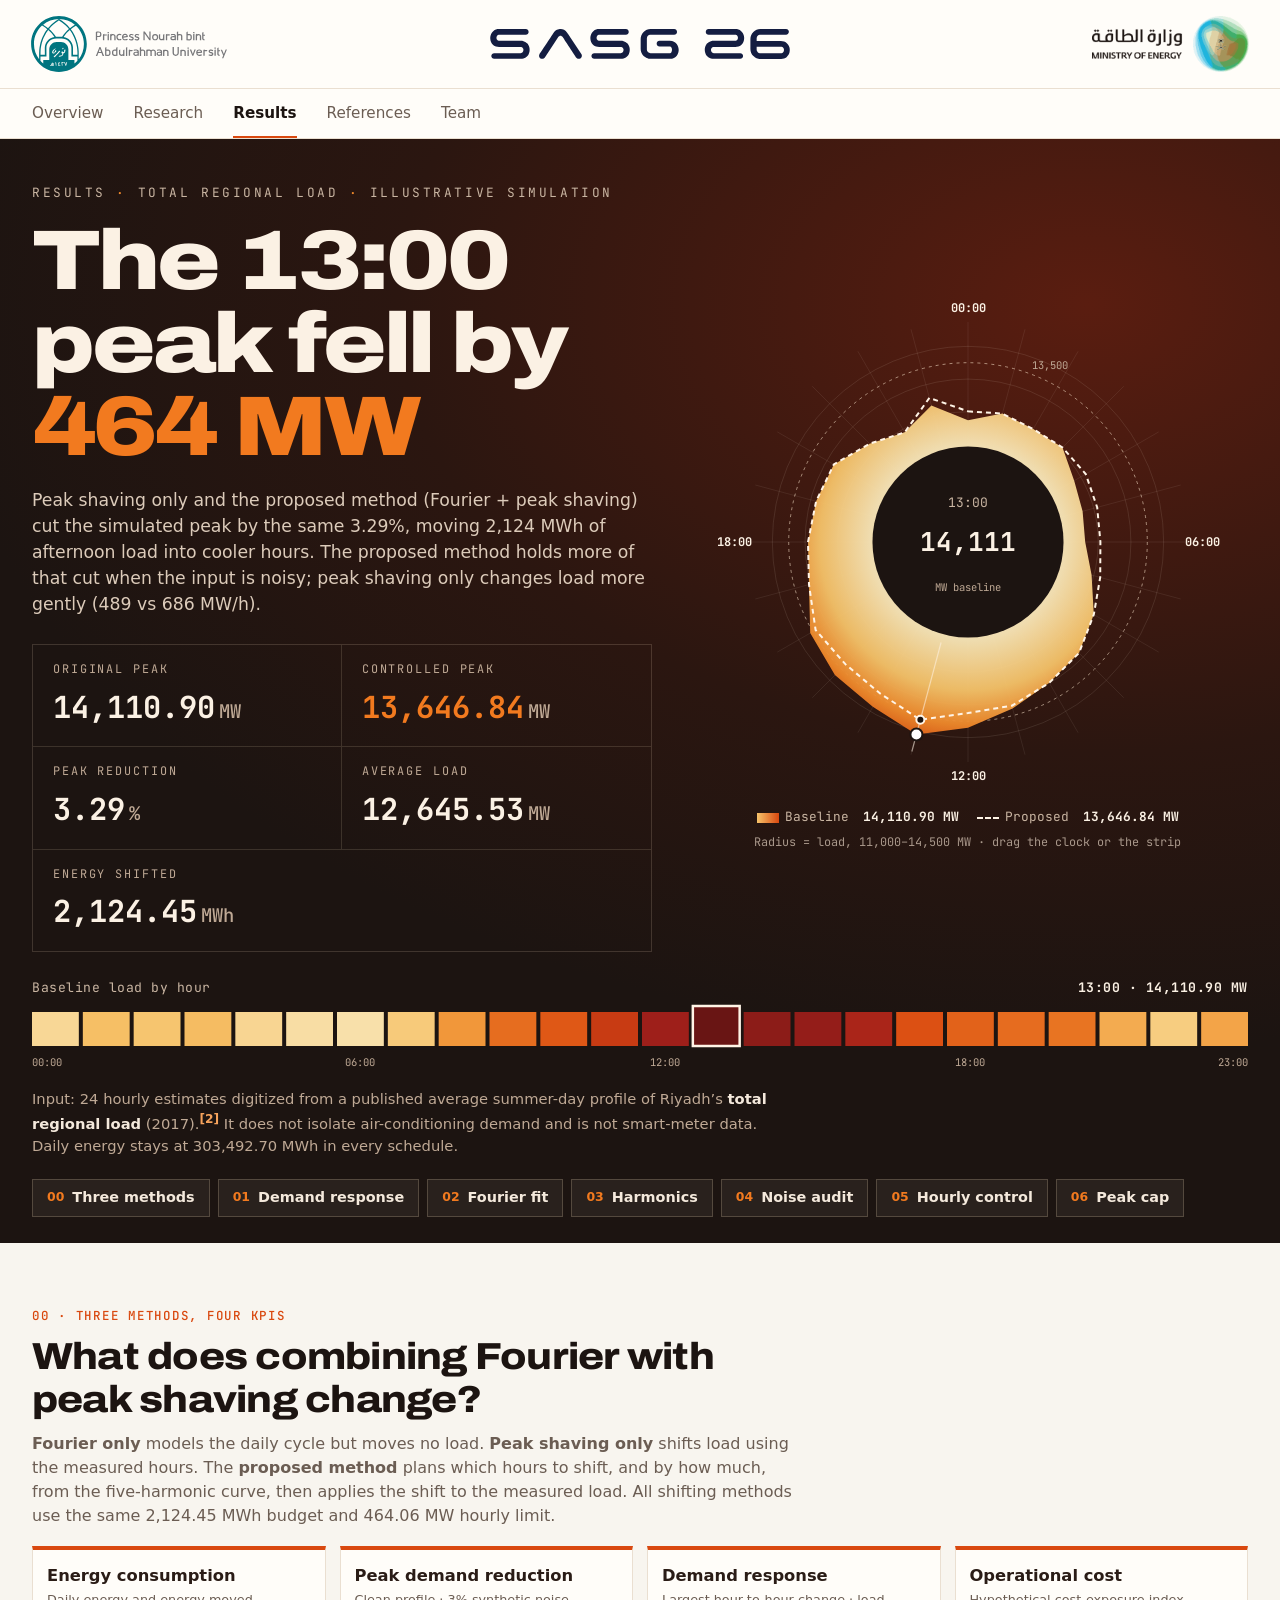
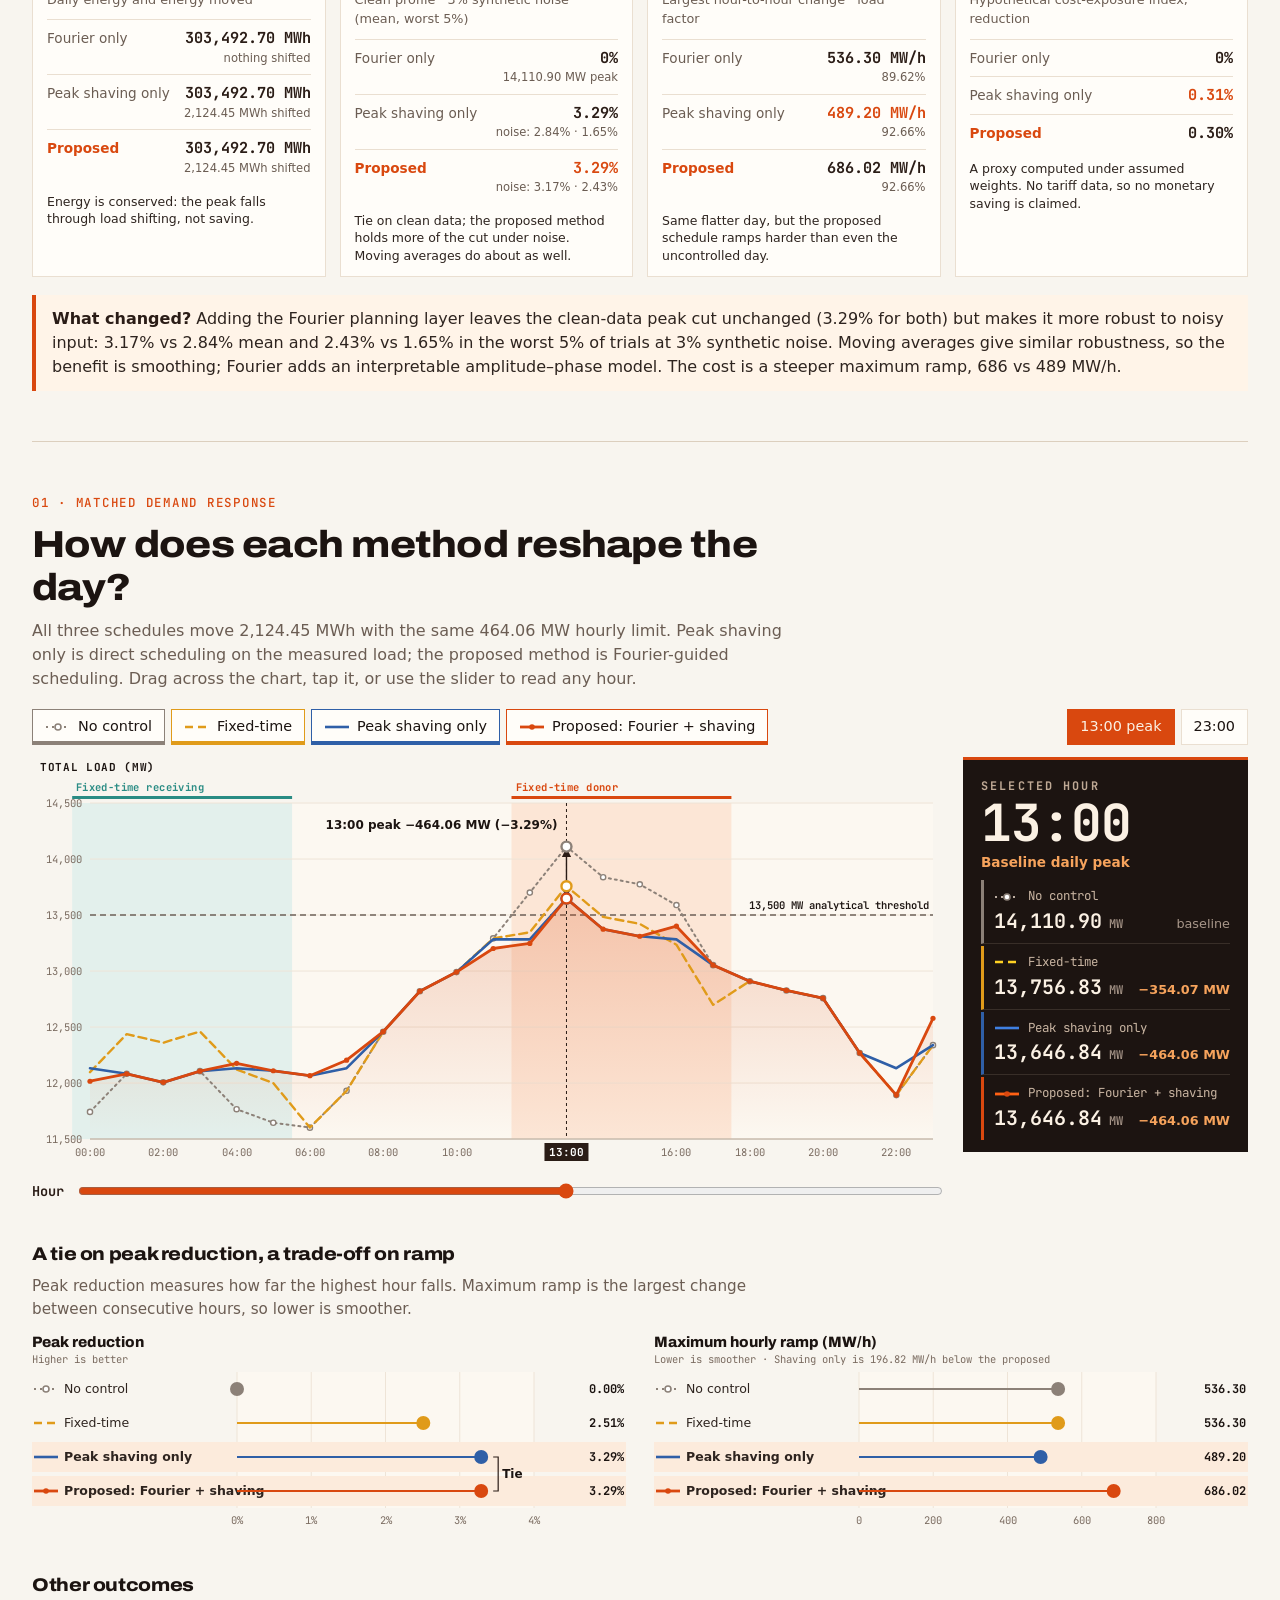
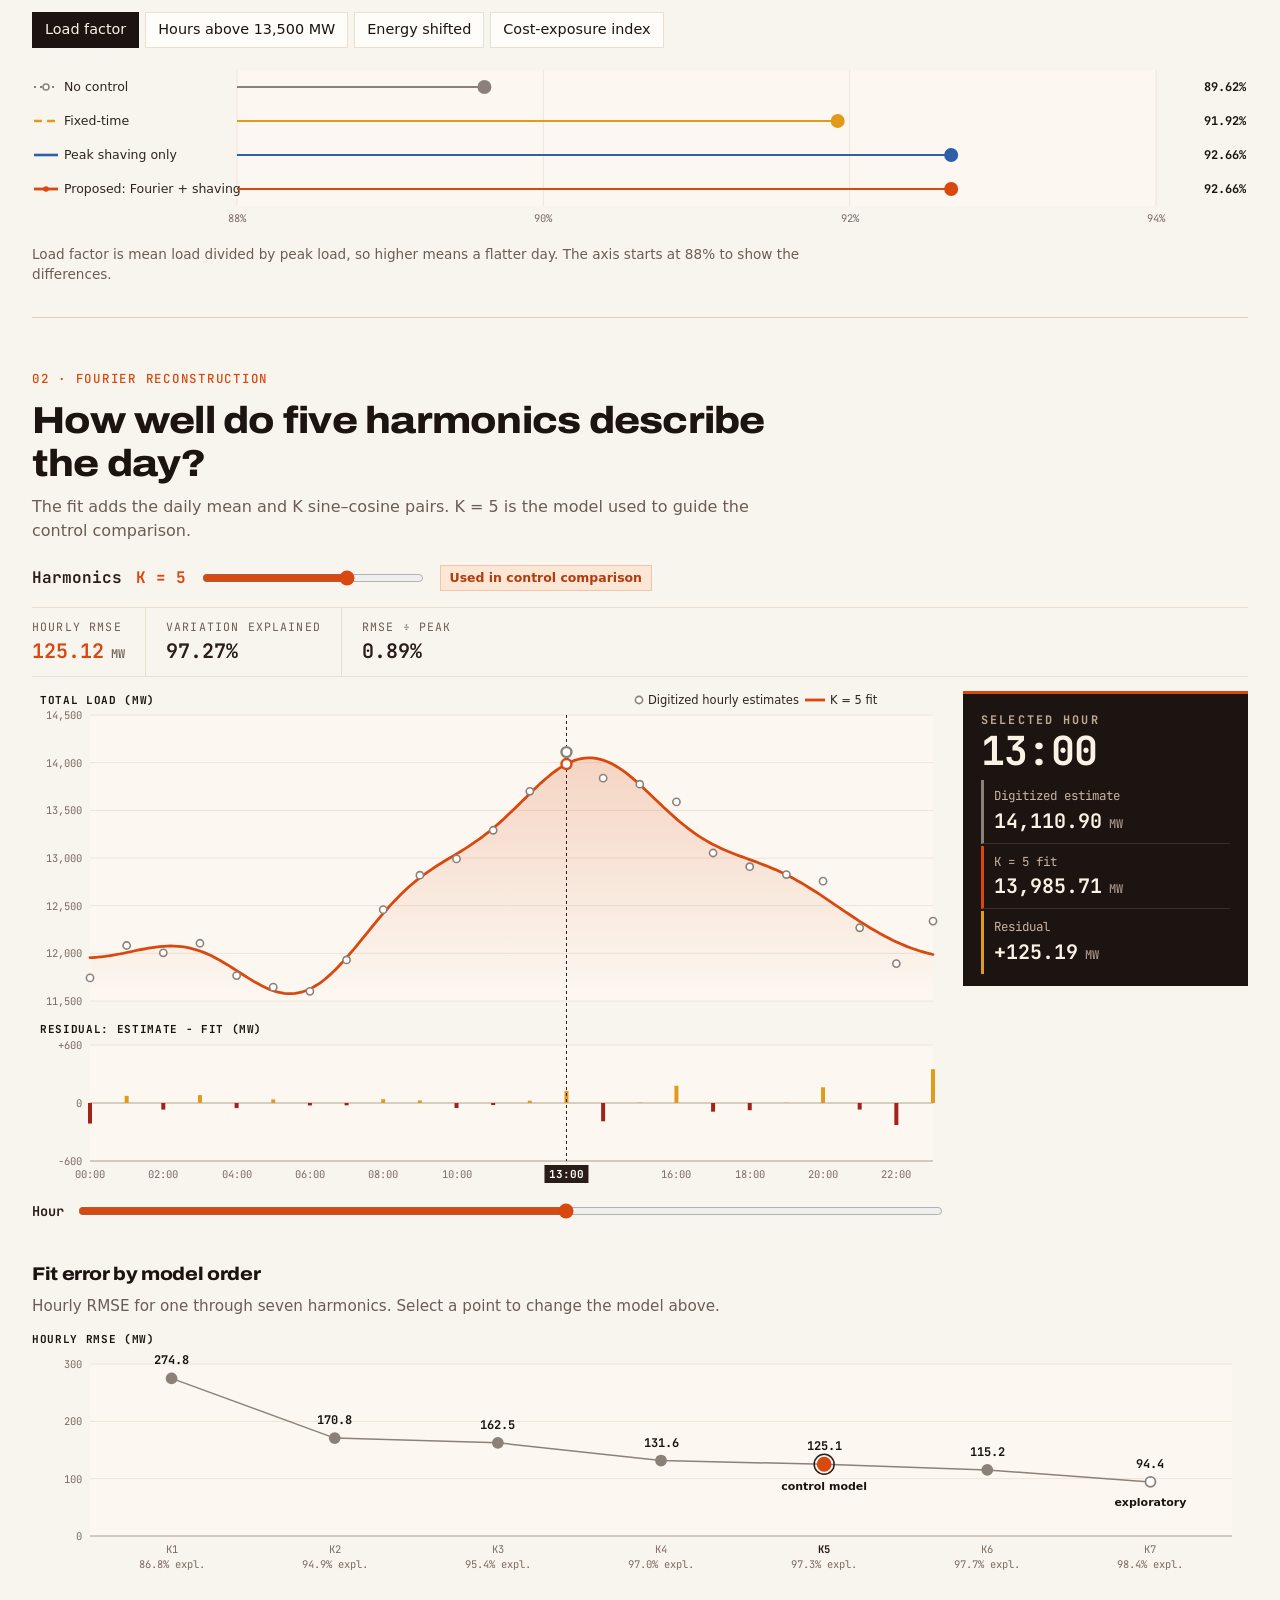
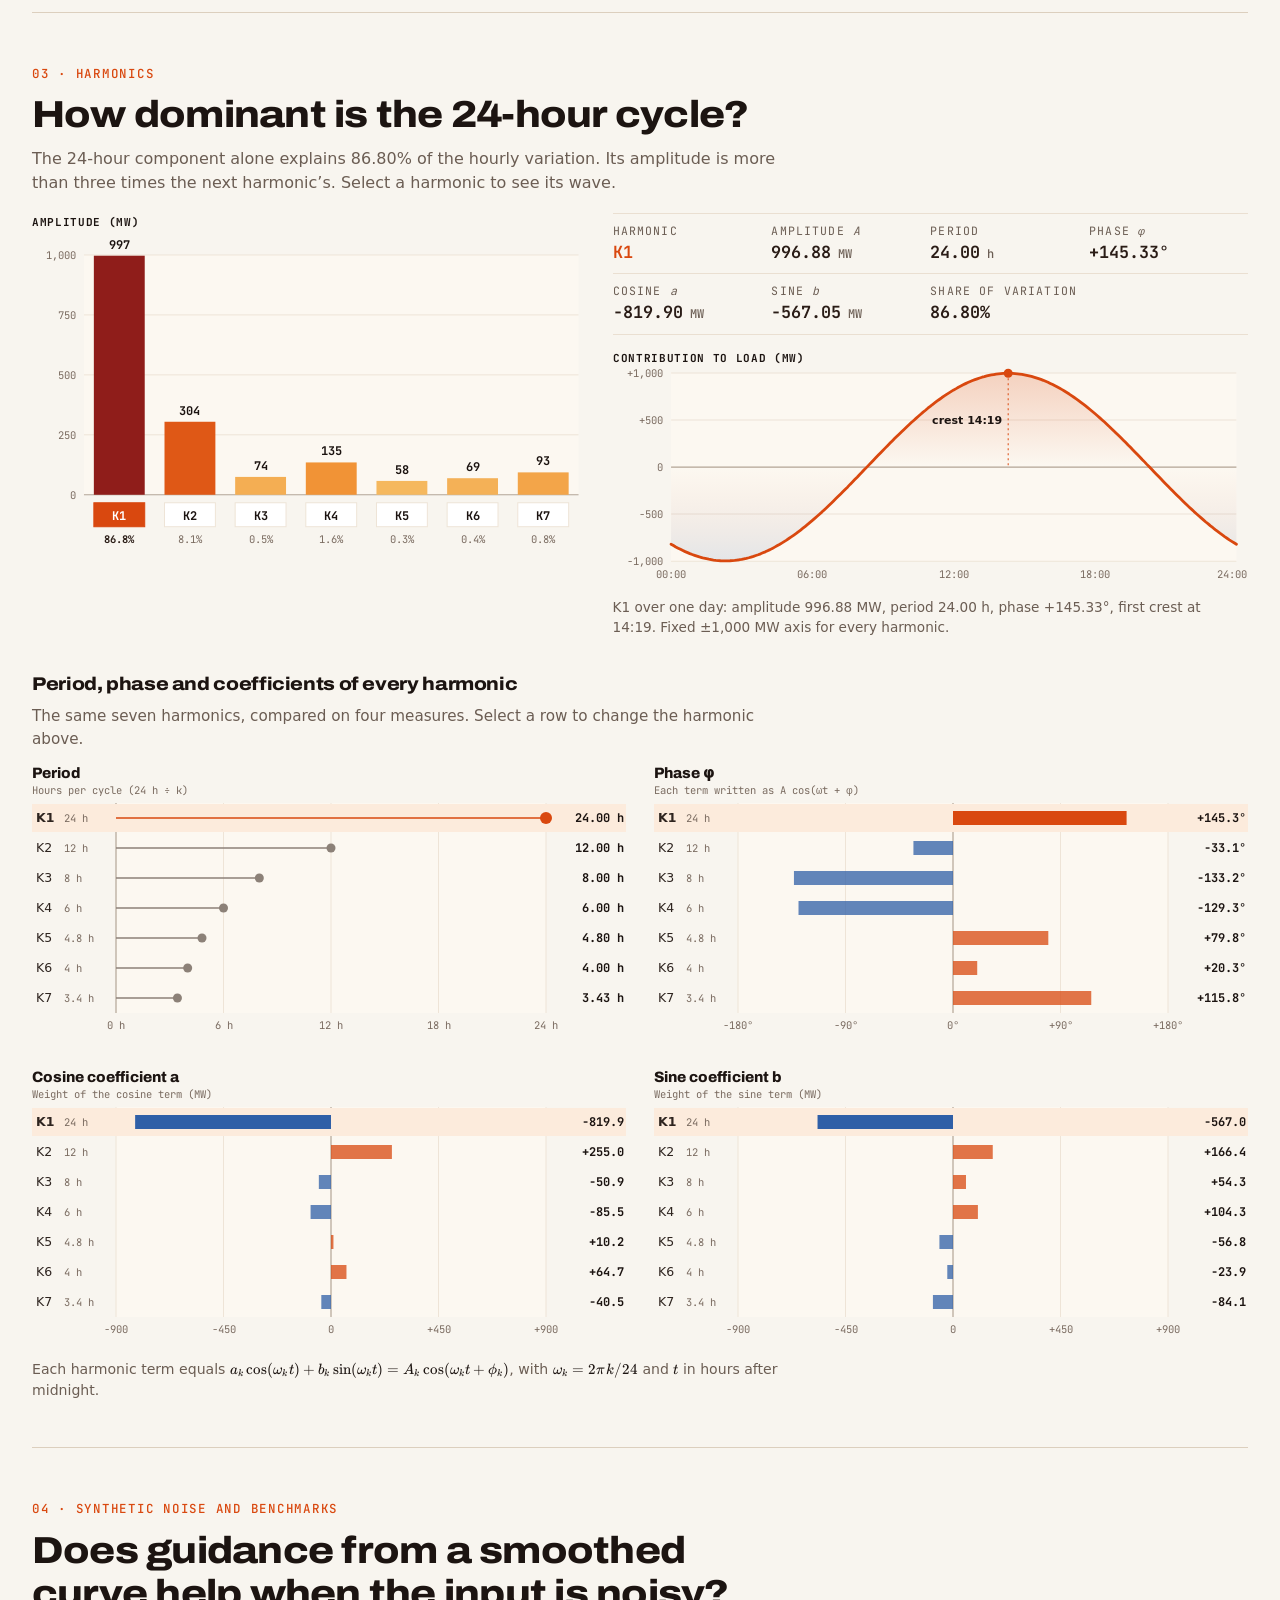
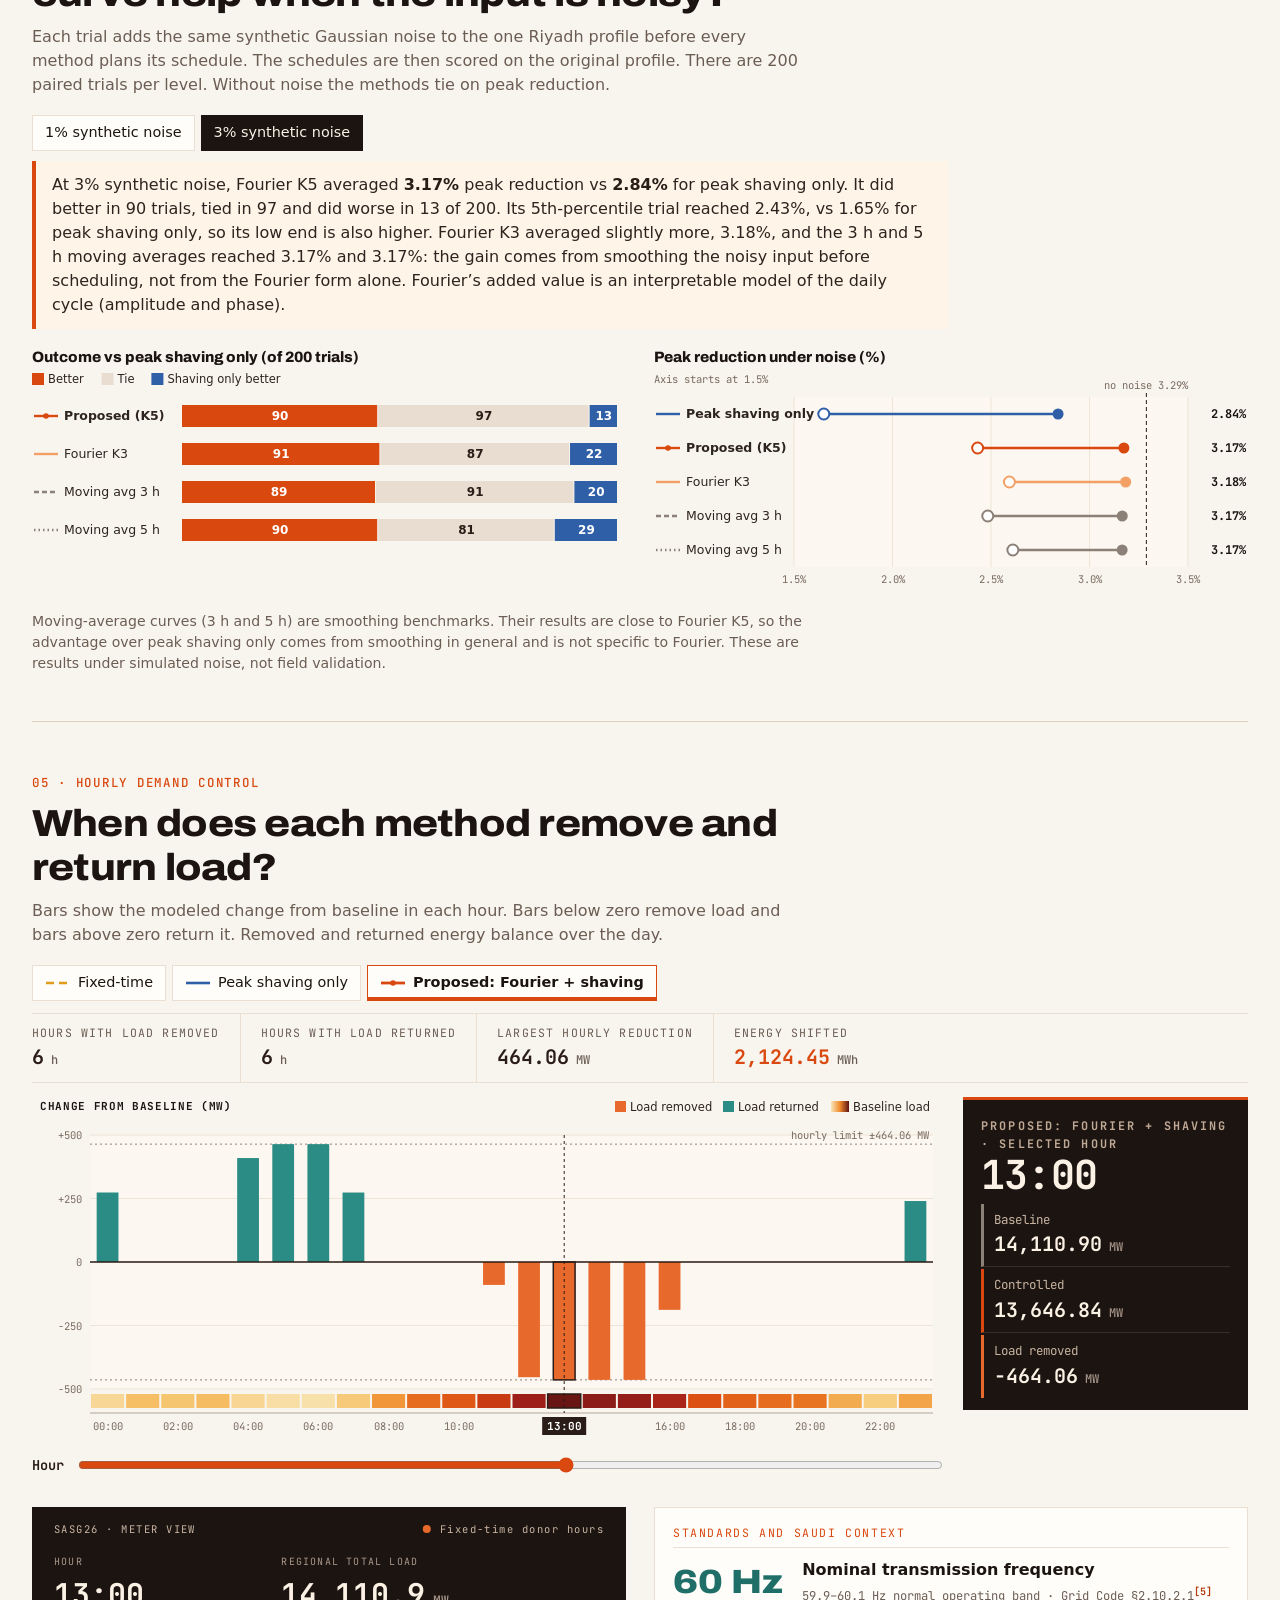
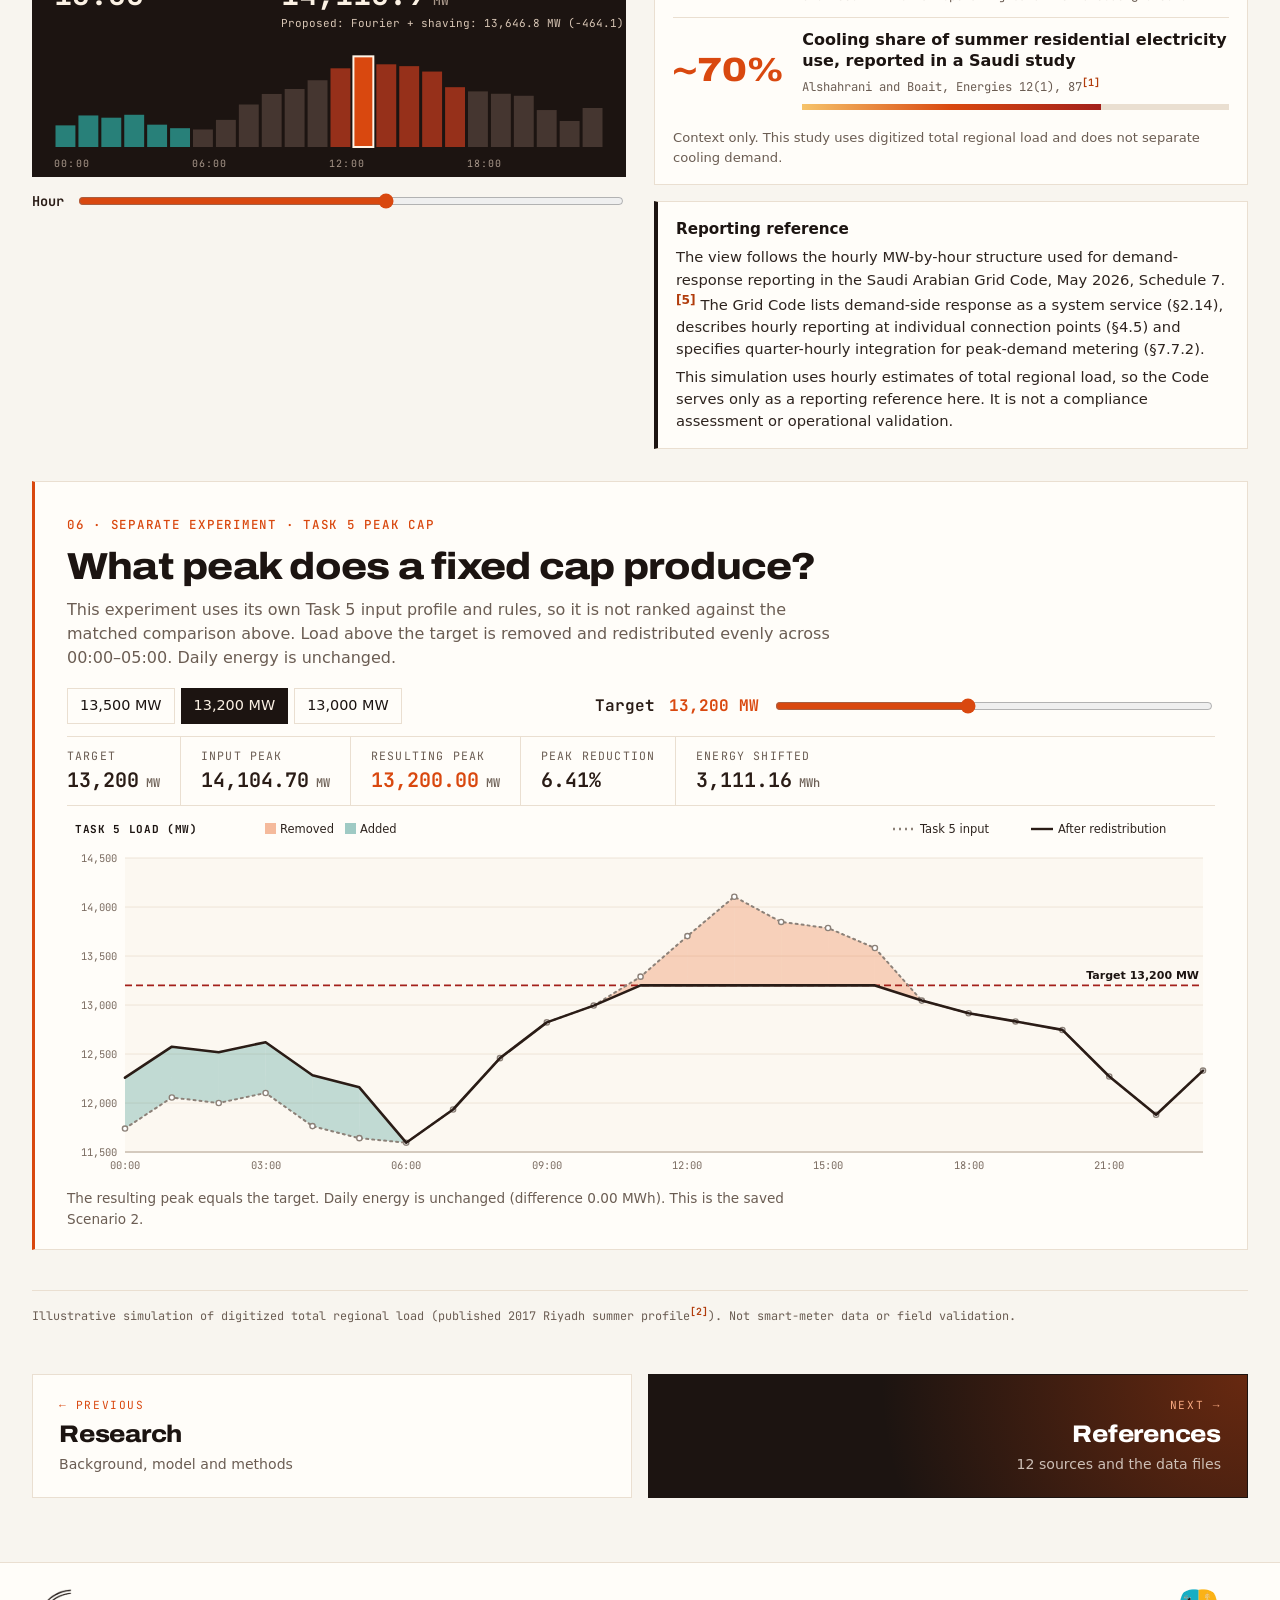
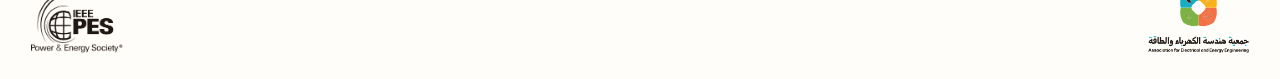
<file: results.html>
<!DOCTYPE html>
<html lang="en">
<head>
<meta charset="utf-8"/>
<meta content="width=device-width, initial-scale=1" name="viewport"/>
<meta content="Interactive results: demand-response comparison, Fourier reconstruction, harmonics, synthetic-noise audit, hourly demand control and a peak-cap experiment for Riyadh’s summer load." name="description"/>
<meta name="theme-color" content="#1c1411"/>
<title>Results · SASG26 Riyadh Research</title>
<link rel="icon" href="assets/favicon.svg" type="image/svg+xml"/>
<link rel="icon" href="assets/favicon-32.png" sizes="32x32" type="image/png"/>
<link rel="apple-touch-icon" href="assets/apple-touch-icon.png"/>
<link rel="preload" href="assets/fonts/archivo-var.woff2" as="font" type="font/woff2" crossorigin=""/>
<link href="assets/katex/katex.min.css" rel="stylesheet"/>
<link href="styles.css?v=9" rel="stylesheet"/>
<script defer="" src="data.js?v=9"></script>
<script defer="" src="dashboard.js?v=9"></script>
</head>
<body class="page-results">
<a class="skip" href="#top">Skip to content</a>
<header class="top">
<div class="shell institutions" aria-label="Affiliation and conference">
<div class="affiliation-logo"><img alt="Princess Nourah bint Abdulrahman University" src="assets/pnu-logo.svg"/></div>
<div class="conference-logo"><img alt="SASG26" src="assets/sasg26.svg"/></div>
<div class="patron-logo"><img alt="Ministry of Energy, Kingdom of Saudi Arabia" src="assets/ministry-energy-ink.png"/></div>
</div>
<div class="reading-bar"><div class="shell masthead"><nav aria-label="Site"><a href="index.html">Overview</a><a href="research.html">Research</a><a href="results.html" aria-current="page">Results</a><a href="references.html">References</a><a href="team.html">Team</a></nav></div></div>
</header>
<main id="top">

<section class="hero-dark" aria-labelledby="results-title">
<div class="shell hero-grid">
<div class="hero-copy">
<p class="kicker">Results <span>·</span> Total regional load <span>·</span> Illustrative simulation</p>
<h1 id="results-title">The 13:00 peak fell by <em class="nowrap">464 MW</em></h1>
<p class="dek">Peak shaving only and the proposed method (Fourier + peak shaving) cut the simulated peak by the same 3.29%, moving 2,124 MWh of afternoon load into cooler hours. The proposed method holds more of that cut when the input is noisy; peak shaving only changes load more gently (489 vs 686 MW/h).</p>
<dl class="hero-kpis" aria-label="Headline results">
<div><dt>Original peak</dt><dd>14,110.90<small>MW</small></dd></div>
<div class="hot"><dt>Controlled peak</dt><dd>13,646.84<small>MW</small></dd></div>
<div><dt>Peak reduction</dt><dd>3.29<small>%</small></dd></div>
<div><dt>Average load</dt><dd>12,645.53<small>MW</small></dd></div>
<div><dt>Energy shifted</dt><dd>2,124.45<small>MWh</small></dd></div>
</dl>
</div>
<figure class="hero-figure">
<div class="chart" id="hero-radial"></div>
<figcaption id="hero-legend"></figcaption>
</figure>
</div>
<div class="shell strip-wrap">
<div class="strip-head"><span>Baseline load by hour</span><output id="strip-readout">13:00 · 14,110.90 MW</output></div>
<div class="chart" id="hero-strip"></div>
</div>
<div class="shell hero-foot">
<p class="scope">Input: 24 hourly estimates digitized from a published average summer-day profile of Riyadh’s <strong>total regional load</strong> (2017).<sup><a aria-label="Reference 2" href="references.html#ref-load">[2]</a></sup> It does not isolate air-conditioning demand and is not smart-meter data. Daily energy stays at 303,492.70 MWh in every schedule.</p>
<nav class="section-index" aria-label="Results sections">
<a href="#compare"><span>00</span>Three methods</a>
<a href="#control"><span>01</span>Demand response</a>
<a href="#fourier"><span>02</span>Fourier fit</a>
<a href="#harmonics"><span>03</span>Harmonics</a>
<a href="#noise"><span>04</span>Noise audit</a>
<a href="#hourly"><span>05</span>Hourly control</a>
<a href="#task5"><span>06</span>Peak cap</a>
</nav>
</div>
</section>

<div class="shell">
<p class="error-banner" hidden="" id="verification" role="alert"></p>

<!-- 00 · Three-method comparison -->
<section class="study" id="compare" aria-labelledby="compare-title">
<header class="study-head">
<p class="study-num">00 · Three methods, four KPIs</p>
<h2 id="compare-title">What does combining Fourier with peak shaving change?</h2>
<p><strong>Fourier only</strong> models the daily cycle but moves no load. <strong>Peak shaving only</strong> shifts load using the measured hours. The <strong>proposed method</strong> plans which hours to shift, and by how much, from the five-harmonic curve, then applies the shift to the measured load. All shifting methods use the same 2,124.45 MWh budget and 464.06 MW hourly limit.</p>
</header>
<div class="kpi-compare" id="kpi-compare"></div>
<aside class="callout what-changed"><strong>What changed?</strong> Adding the Fourier planning layer leaves the clean-data peak cut unchanged (3.29% for both) but makes it more robust to noisy input: 3.17% vs 2.84% mean and 2.43% vs 1.65% in the worst 5% of trials at 3% synthetic noise. Moving averages give similar robustness, so the benefit is smoothing; Fourier adds an interpretable amplitude–phase model. The cost is a steeper maximum ramp, 686 vs 489 MW/h.</aside>
</section>

<!-- 01 · Matched demand response -->
<section class="study" id="control" aria-labelledby="control-title">
<header class="study-head">
<p class="study-num">01 · Matched demand response</p>
<h2 id="control-title">How does each method reshape the day?</h2>
<p>All three schedules move 2,124.45 MWh with the same 464.06 MW hourly limit. Peak shaving only is direct scheduling on the measured load; the proposed method is Fourier-guided scheduling. Drag across the chart, tap it, or use the slider to read any hour.</p>
</header>
<div class="toolbar">
<div class="choices legend-toggles" id="profile-choices" aria-label="Show or hide profiles"></div>
<div class="choices jump" aria-label="Jump to hour">
<button type="button" data-jump="13">13:00 peak</button><button type="button" data-jump="23">23:00</button>
</div>
</div>
<div class="stage">
<figure class="figure">
<div class="chart" id="dr-chart"></div>
<div class="scrub"><label for="dr-hour">Hour</label><input id="dr-hour" type="range" min="0" max="23" step="1" value="13"/></div>

</figure>
<aside class="readout" id="dr-readout" aria-live="polite" aria-label="Load at the selected hour"></aside>
</div>

<div class="subhead">
<h3>A tie on peak reduction, a trade-off on ramp</h3>
<p>Peak reduction measures how far the highest hour falls. Maximum ramp is the largest change between consecutive hours, so lower is smoother.</p>
</div>
<div class="pair">
<figure class="figure"><div class="chart" id="peak-chart"></div></figure>
<figure class="figure"><div class="chart" id="ramp-chart"></div></figure>
</div>

<div class="subhead">
<h3>Other outcomes</h3>
</div>
<div class="choices tabs" id="secondary-tabs" role="group" aria-label="Secondary measure"></div>
<figure class="figure">
<div class="chart" id="secondary-chart"></div>
<figcaption id="secondary-caption"></figcaption>
</figure>
</section>

<!-- 02 · Fourier reconstruction -->
<section class="study" id="fourier" aria-labelledby="fourier-title">
<header class="study-head">
<p class="study-num">02 · Fourier reconstruction</p>
<h2 id="fourier-title">How well do five harmonics describe the day?</h2>
<p>The fit adds the daily mean and K sine–cosine pairs. K = 5 is the model used to guide the control comparison.</p>
</header>
<div class="toolbar">
<div class="order-control">
<label for="order">Harmonics <output id="order-value">K = 5</output></label>
<input id="order" type="range" min="1" max="7" step="1" value="5"/>
<span class="order-tag" id="order-tag">Used in control comparison</span>
</div>
</div>
<dl class="stats" id="fourier-stats" aria-live="polite"></dl>
<div class="stage">
<figure class="figure">
<div class="chart" id="fit-chart"></div>
<div class="scrub"><label for="fit-hour">Hour</label><input id="fit-hour" type="range" min="0" max="23" step="1" value="13"/></div>

</figure>
<aside class="readout compact" id="fit-readout" aria-live="polite" aria-label="Fit at the selected hour"></aside>
</div>
<div class="subhead">
<h3>Fit error by model order</h3>
<p>Hourly RMSE for one through seven harmonics. Select a point to change the model above.</p>
</div>
<figure class="figure"><div class="chart" id="order-chart"></div>
</figure>
</section>

<!-- 03 · Harmonics -->
<section class="study" id="harmonics" aria-labelledby="harmonics-title">
<header class="study-head">
<p class="study-num">03 · Harmonics</p>
<h2 id="harmonics-title">How dominant is the 24-hour cycle?</h2>
<p id="harmonics-intro">The 24-hour component alone explains 86.80% of the hourly variation. Select a harmonic to see its wave.</p>
</header>
<div class="pair uneven">
<figure class="figure"><div class="chart" id="spectrum-chart"></div>
</figure>
<div>
<dl class="stats tight" id="harmonic-stats" aria-live="polite"></dl>
<figure class="figure"><div class="chart" id="wave-chart"></div>
<figcaption id="wave-caption">Selected harmonic over 24 hours on a fixed ±1,000 MW axis. The 24-hour wave is shown faintly for scale.</figcaption></figure>
</div>
</div>
<div class="subhead">
<h3>Period, phase and coefficients of every harmonic</h3>
<p>The same seven harmonics, compared on four measures. Select a row to change the harmonic above.</p>
</div>
<div class="pair quad">
<figure class="figure"><div class="chart" id="coef-period"></div></figure>
<figure class="figure"><div class="chart" id="coef-phase"></div></figure>
<figure class="figure"><div class="chart" id="coef-a"></div></figure>
<figure class="figure"><div class="chart" id="coef-b"></div></figure>
</div>
<p class="note">Each harmonic term equals <span class="katex"><span class="katex-html" aria-hidden="true"><span class="base"><span class="strut" style="height:1em;vertical-align:-0.25em;"></span><span class="mord"><span class="mord mathnormal">a</span><span class="msupsub"><span class="vlist-t vlist-t2"><span class="vlist-r"><span class="vlist" style="height:0.3361em;"><span style="top:-2.55em;margin-left:0em;margin-right:0.05em;"><span class="pstrut" style="height:2.7em;"></span><span class="sizing reset-size6 size3 mtight"><span class="mord mathnormal mtight" style="margin-right:0.0315em;">k</span></span></span></span><span class="vlist-s">​</span></span><span class="vlist-r"><span class="vlist" style="height:0.15em;"><span></span></span></span></span></span></span><span class="mspace" style="margin-right:0.1667em;"></span><span class="mop">cos</span><span class="mopen">(</span><span class="mord"><span class="mord mathnormal" style="margin-right:0.0359em;">ω</span><span class="msupsub"><span class="vlist-t vlist-t2"><span class="vlist-r"><span class="vlist" style="height:0.3361em;"><span style="top:-2.55em;margin-left:-0.0359em;margin-right:0.05em;"><span class="pstrut" style="height:2.7em;"></span><span class="sizing reset-size6 size3 mtight"><span class="mord mathnormal mtight" style="margin-right:0.0315em;">k</span></span></span></span><span class="vlist-s">​</span></span><span class="vlist-r"><span class="vlist" style="height:0.15em;"><span></span></span></span></span></span></span><span class="mord mathnormal">t</span><span class="mclose">)</span><span class="mspace" style="margin-right:0.2222em;"></span><span class="mbin">+</span><span class="mspace" style="margin-right:0.2222em;"></span></span><span class="base"><span class="strut" style="height:1em;vertical-align:-0.25em;"></span><span class="mord"><span class="mord mathnormal">b</span><span class="msupsub"><span class="vlist-t vlist-t2"><span class="vlist-r"><span class="vlist" style="height:0.3361em;"><span style="top:-2.55em;margin-left:0em;margin-right:0.05em;"><span class="pstrut" style="height:2.7em;"></span><span class="sizing reset-size6 size3 mtight"><span class="mord mathnormal mtight" style="margin-right:0.0315em;">k</span></span></span></span><span class="vlist-s">​</span></span><span class="vlist-r"><span class="vlist" style="height:0.15em;"><span></span></span></span></span></span></span><span class="mspace" style="margin-right:0.1667em;"></span><span class="mop">sin</span><span class="mopen">(</span><span class="mord"><span class="mord mathnormal" style="margin-right:0.0359em;">ω</span><span class="msupsub"><span class="vlist-t vlist-t2"><span class="vlist-r"><span class="vlist" style="height:0.3361em;"><span style="top:-2.55em;margin-left:-0.0359em;margin-right:0.05em;"><span class="pstrut" style="height:2.7em;"></span><span class="sizing reset-size6 size3 mtight"><span class="mord mathnormal mtight" style="margin-right:0.0315em;">k</span></span></span></span><span class="vlist-s">​</span></span><span class="vlist-r"><span class="vlist" style="height:0.15em;"><span></span></span></span></span></span></span><span class="mord mathnormal">t</span><span class="mclose">)</span><span class="mspace" style="margin-right:0.2778em;"></span><span class="mrel">=</span><span class="mspace" style="margin-right:0.2778em;"></span></span><span class="base"><span class="strut" style="height:1em;vertical-align:-0.25em;"></span><span class="mord"><span class="mord mathnormal">A</span><span class="msupsub"><span class="vlist-t vlist-t2"><span class="vlist-r"><span class="vlist" style="height:0.3361em;"><span style="top:-2.55em;margin-left:0em;margin-right:0.05em;"><span class="pstrut" style="height:2.7em;"></span><span class="sizing reset-size6 size3 mtight"><span class="mord mathnormal mtight" style="margin-right:0.0315em;">k</span></span></span></span><span class="vlist-s">​</span></span><span class="vlist-r"><span class="vlist" style="height:0.15em;"><span></span></span></span></span></span></span><span class="mspace" style="margin-right:0.1667em;"></span><span class="mop">cos</span><span class="mopen">(</span><span class="mord"><span class="mord mathnormal" style="margin-right:0.0359em;">ω</span><span class="msupsub"><span class="vlist-t vlist-t2"><span class="vlist-r"><span class="vlist" style="height:0.3361em;"><span style="top:-2.55em;margin-left:-0.0359em;margin-right:0.05em;"><span class="pstrut" style="height:2.7em;"></span><span class="sizing reset-size6 size3 mtight"><span class="mord mathnormal mtight" style="margin-right:0.0315em;">k</span></span></span></span><span class="vlist-s">​</span></span><span class="vlist-r"><span class="vlist" style="height:0.15em;"><span></span></span></span></span></span></span><span class="mord mathnormal">t</span><span class="mspace" style="margin-right:0.2222em;"></span><span class="mbin">+</span><span class="mspace" style="margin-right:0.2222em;"></span></span><span class="base"><span class="strut" style="height:1em;vertical-align:-0.25em;"></span><span class="mord"><span class="mord mathnormal">ϕ</span><span class="msupsub"><span class="vlist-t vlist-t2"><span class="vlist-r"><span class="vlist" style="height:0.3361em;"><span style="top:-2.55em;margin-left:0em;margin-right:0.05em;"><span class="pstrut" style="height:2.7em;"></span><span class="sizing reset-size6 size3 mtight"><span class="mord mathnormal mtight" style="margin-right:0.0315em;">k</span></span></span></span><span class="vlist-s">​</span></span><span class="vlist-r"><span class="vlist" style="height:0.15em;"><span></span></span></span></span></span></span><span class="mclose">)</span></span></span></span>, with <span class="katex"><span class="katex-html" aria-hidden="true"><span class="base"><span class="strut" style="height:0.5806em;vertical-align:-0.15em;"></span><span class="mord"><span class="mord mathnormal" style="margin-right:0.0359em;">ω</span><span class="msupsub"><span class="vlist-t vlist-t2"><span class="vlist-r"><span class="vlist" style="height:0.3361em;"><span style="top:-2.55em;margin-left:-0.0359em;margin-right:0.05em;"><span class="pstrut" style="height:2.7em;"></span><span class="sizing reset-size6 size3 mtight"><span class="mord mathnormal mtight" style="margin-right:0.0315em;">k</span></span></span></span><span class="vlist-s">​</span></span><span class="vlist-r"><span class="vlist" style="height:0.15em;"><span></span></span></span></span></span></span><span class="mspace" style="margin-right:0.2778em;"></span><span class="mrel">=</span><span class="mspace" style="margin-right:0.2778em;"></span></span><span class="base"><span class="strut" style="height:1em;vertical-align:-0.25em;"></span><span class="mord">2</span><span class="mord mathnormal" style="margin-right:0.0359em;">π</span><span class="mord mathnormal" style="margin-right:0.0315em;">k</span><span class="mord">/24</span></span></span></span> and <span class="katex"><span class="katex-html" aria-hidden="true"><span class="base"><span class="strut" style="height:0.6151em;"></span><span class="mord mathnormal">t</span></span></span></span> in hours after midnight.</p>
</section>

<!-- 4 · Noise and benchmarks -->
<section class="study" id="noise" aria-labelledby="noise-title">
<header class="study-head">
<p class="study-num">04 · Synthetic noise and benchmarks</p>
<h2 id="noise-title">Does guidance from a smoothed curve help when the input is noisy?</h2>
<p>Each trial adds the same synthetic Gaussian noise to the one Riyadh profile before every method plans its schedule. The schedules are then scored on the original profile. There are 200 paired trials per level. Without noise the methods tie on peak reduction.</p>
</header>
<div class="choices tabs" id="noise-choices" role="group" aria-label="Synthetic noise level"></div>
<p class="callout" id="noise-callout"></p>
<div class="pair">
<figure class="figure"><div class="chart" id="outcome-chart"></div>
</figure>
<figure class="figure"><div class="chart" id="spread-chart"></div>
</figure>
</div>
<p class="note">Moving-average curves (3 h and 5 h) are smoothing benchmarks. Their results are close to Fourier K5, so the advantage over peak shaving only comes from smoothing in general and is not specific to Fourier. These are results under simulated noise, not field validation.</p>
</section>

<!-- 05 · Hourly demand control -->
<section class="study" id="hourly" aria-labelledby="hourly-title">
<header class="study-head">
<p class="study-num">05 · Hourly demand control</p>
<h2 id="hourly-title">When does each method remove and return load?</h2>
<p>Bars show the modeled change from baseline in each hour. Bars below zero remove load and bars above zero return it. Removed and returned energy balance over the day.</p>
</header>
<div class="toolbar">
<div class="choices segmented" id="report-methods" role="group" aria-label="Method"></div>
</div>
<dl class="stats" id="report-stats" aria-live="polite"></dl>
<div class="stage">
<figure class="figure">
<div class="chart" id="report-chart"></div>
<div class="scrub"><label for="report-hour">Hour</label><input id="report-hour" type="range" min="0" max="23" step="1" value="13"/></div>
</figure>
<aside class="readout compact" id="report-readout" aria-live="polite" aria-label="Change at the selected hour"></aside>
</div>
<div class="pair context-pair">
<figure class="figure meter-card">
<div class="chart" id="meter-chart"></div>
<div class="scrub"><label for="meter-hour">Hour</label><input id="meter-hour" type="range" min="0" max="23" step="1" value="13"/></div>

</figure>
<div class="context-col">
<div class="context-card" aria-label="Saudi grid context">
<p class="card-k">Standards and Saudi context</p>
<div class="ctx-row"><p class="ctx-big">60 Hz</p><div><p class="ctx-t">Nominal transmission frequency</p><p class="ctx-s">59.9–60.1 Hz normal operating band · Grid Code §2.10.2.1<sup><a aria-label="Reference 5" href="references.html#ref-grid">[5]</a></sup></p></div></div>
<div class="ctx-row"><p class="ctx-big hot">~70%</p><div><p class="ctx-t">Cooling share of summer residential electricity use, reported in a Saudi study</p><p class="ctx-s">Alshahrani and Boait, Energies 12(1), 87<sup><a aria-label="Reference 1" href="references.html#ref-cooling">[1]</a></sup></p><div class="ctx-bar" aria-hidden="true"><span style="width:70%"></span></div></div></div>
<p class="ctx-scope">Context only. This study uses digitized total regional load and does not separate cooling demand.</p>
</div>
<div class="reference-box">
<h3>Reporting reference</h3>
<p>The view follows the hourly MW-by-hour structure used for demand-response reporting in the Saudi Arabian Grid Code, May 2026, Schedule 7.<sup><a aria-label="Reference 5" href="references.html#ref-grid">[5]</a></sup> The Grid Code lists demand-side response as a system service (§2.14), describes hourly reporting at individual connection points (§4.5) and specifies quarter-hourly integration for peak-demand metering (§7.7.2).</p>
<p>This simulation uses hourly estimates of total regional load, so the Code serves only as a reporting reference here. It is not a compliance assessment or operational validation.</p>
</div>
</div>
</div>
</section>

<!-- 6 · Task 5 -->
<section class="study separate" id="task5" aria-labelledby="task5-title">
<header class="study-head">
<p class="study-num">06 · Separate experiment · Task 5 peak cap</p>
<h2 id="task5-title">What peak does a fixed cap produce?</h2>
<p>This experiment uses its own Task 5 input profile and rules, so it is not ranked against the matched comparison above. Load above the target is removed and redistributed evenly across 00:00–05:00. Daily energy is unchanged.</p>
</header>
<div class="toolbar">
<div class="choices" id="cap-choices" role="group" aria-label="Saved Task 5 scenarios"></div>
<div class="order-control">
<label for="cap">Target <output id="cap-value">13,200 MW</output></label>
<input id="cap" type="range" min="12500" max="14100" step="10" value="13200"/>
</div>
</div>
<dl class="stats" id="cap-stats" aria-live="polite"></dl>
<figure class="figure">
<div class="chart" id="cap-chart"></div>
<figcaption id="cap-caption"></figcaption>
</figure>
</section>
<p class="srcline">Illustrative simulation of digitized total regional load (published 2017 Riyadh summer profile<sup><a aria-label="Reference 2" href="references.html#ref-load">[2]</a></sup>). Not smart-meter data or field validation.</p>
</div>
<div class="shell"><nav class="pager" aria-label="Continue reading"><a class="pg-prev" href="research.html"><span>← Previous</span><b>Research</b><em>Background, model and methods</em></a><a class="pg-next" href="references.html"><span>Next →</span><b>References</b><em>12 sources and the data files</em></a></nav></div>
</main>
<footer class="site-footer">
<div class="shell footer-grid">
<figure><img alt="IEEE Power &amp; Energy Society" src="assets/ieee-ink.png"/></figure>
<figure><img alt="Association for Electrical and Energy Engineering" src="assets/aeee-ink.png"/></figure>
</div>
</footer>
</body>
</html>
</file>
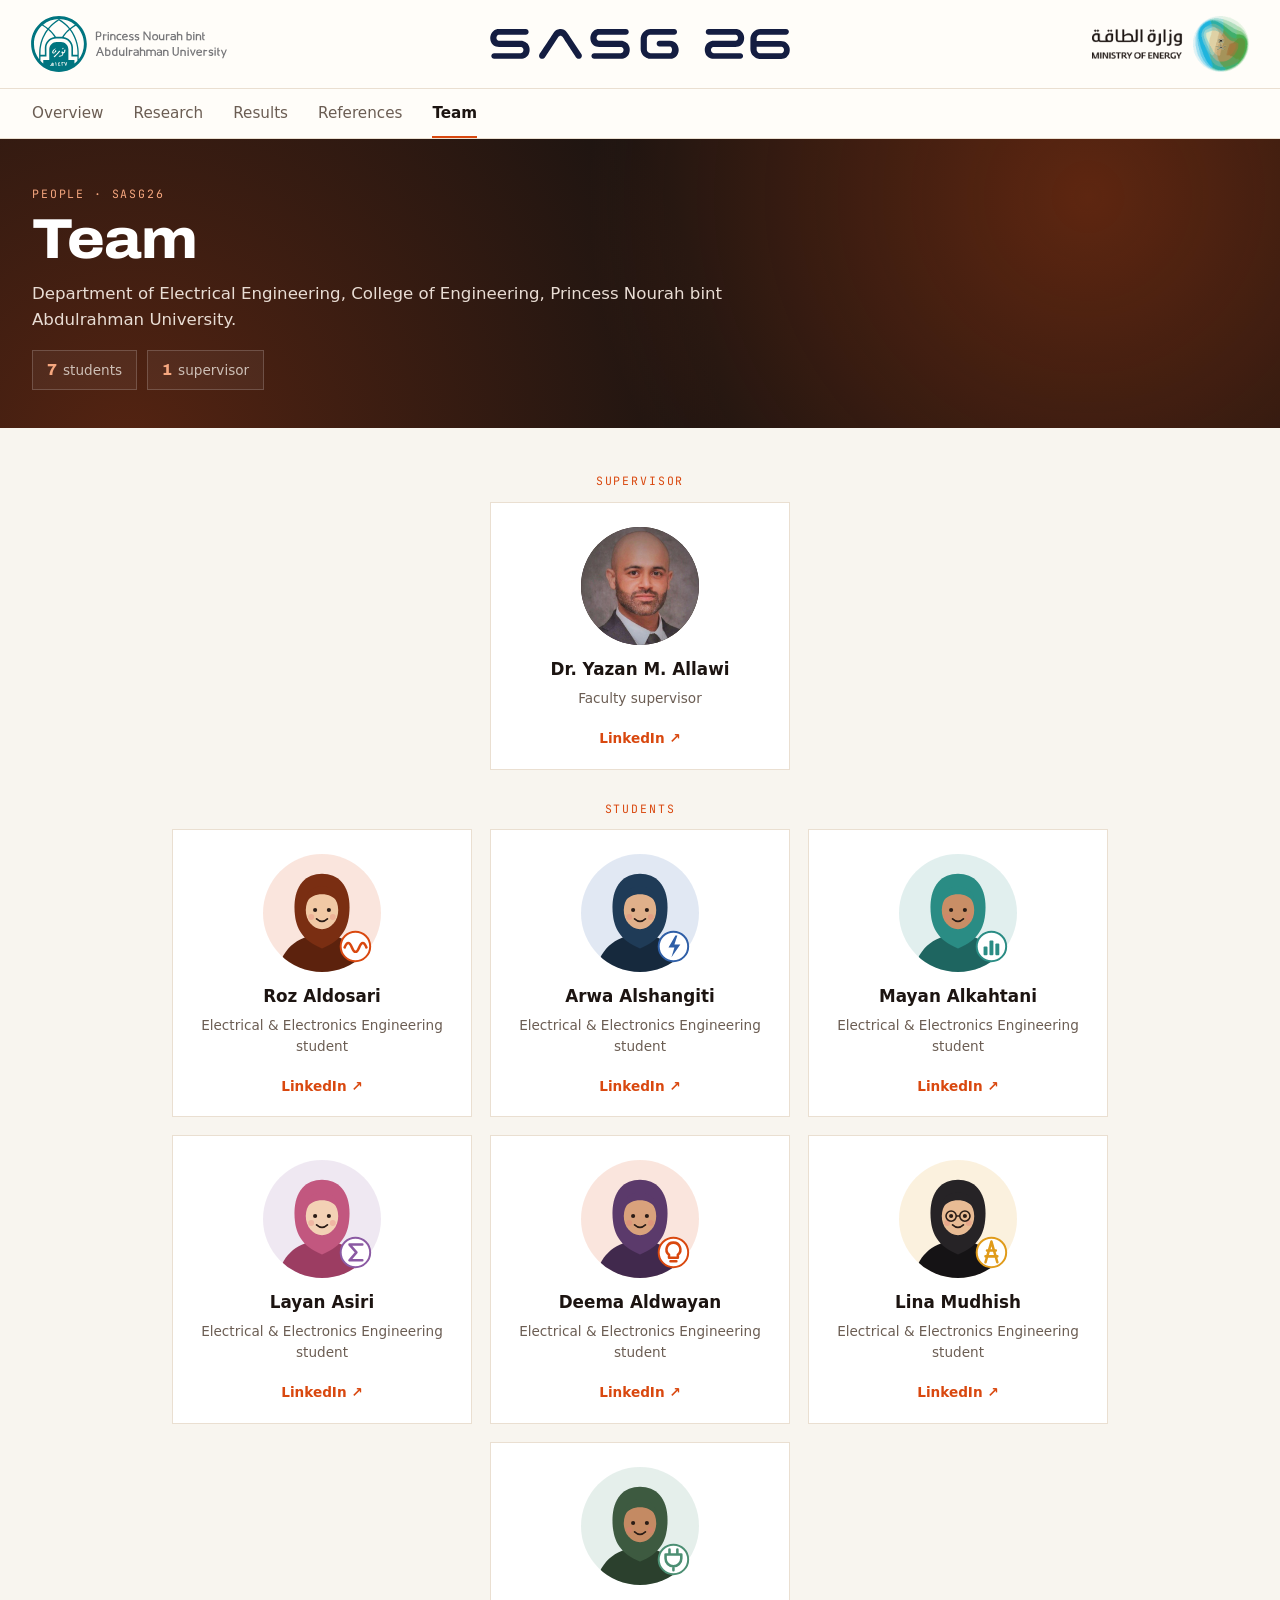
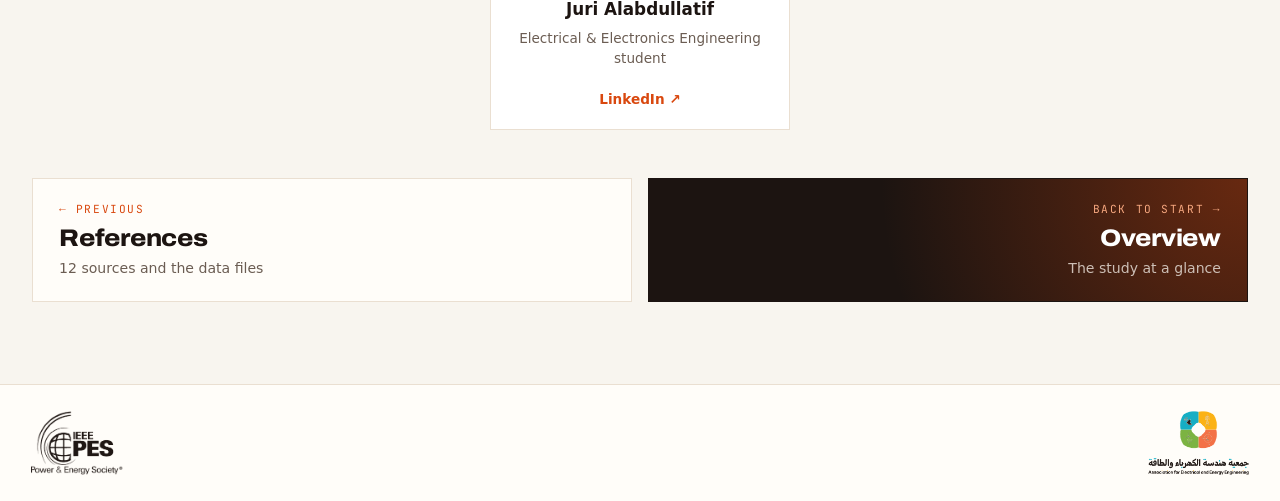
<file: team.html>
<!DOCTYPE html>
<html lang="en">
<head>
<meta charset="utf-8"/>
<meta content="width=device-width, initial-scale=1" name="viewport"/>
<meta content="The SASG26 research team, Princess Nourah bint Abdulrahman University." name="description"/>
<meta name="theme-color" content="#1c1411"/>
<title>Team · SASG26 Riyadh Research</title>
<link rel="icon" href="assets/favicon.svg" type="image/svg+xml"/>
<link rel="icon" href="assets/favicon-32.png" sizes="32x32" type="image/png"/>
<link rel="apple-touch-icon" href="assets/apple-touch-icon.png"/>
<link rel="preload" href="assets/fonts/archivo-var.woff2" as="font" type="font/woff2" crossorigin=""/>
<link href="styles.css?v=9" rel="stylesheet"/>
<script defer="" src="data.js?v=9"></script>
<script defer="" src="dashboard.js?v=9"></script>
</head>
<body class="page-wide">
<a class="skip" href="#top">Skip to content</a>
<header class="top">
<div class="shell institutions" aria-label="Affiliation and conference">
<div class="affiliation-logo"><img alt="Princess Nourah bint Abdulrahman University" src="assets/pnu-logo.svg"/></div>
<div class="conference-logo"><img alt="SASG26" src="assets/sasg26.svg"/></div>
<div class="patron-logo"><img alt="Ministry of Energy, Kingdom of Saudi Arabia" src="assets/ministry-energy-ink.png"/></div>
</div>
<div class="reading-bar"><div class="shell masthead"><nav aria-label="Site"><a href="index.html">Overview</a><a href="research.html">Research</a><a href="results.html">Results</a><a href="references.html">References</a><a href="team.html" aria-current="page">Team</a></nav></div></div>
</header>
<main id="top"><header class="ahero phero"><div class="shell"><p class="akicker">People · SASG26</p><h1>Team</h1><p class="plead">Department of Electrical Engineering, College of Engineering, Princess Nourah bint Abdulrahman University.</p><ul class="pchips"><li><b>7</b>students</li><li><b>1</b>supervisor</li></ul></div></header><div class="shell wide-page">
<p class="team-label">Supervisor</p>
<div class="team-row"><article class="member supervisor"><div class="avatar" aria-hidden="true"><img src="assets/team/yazan.jpg" alt="" onerror="this.remove()">YA</div><h3>Dr. Yazan M. Allawi</h3><p>Faculty supervisor</p>
<a class="li" href="https://www.linkedin.com/in/yazanallawi" target="_blank" rel="noopener">LinkedIn</a></article></div>
<p class="team-label">Students</p>
<div class="team-row students"><article class="member"><svg viewBox="0 0 120 120" role="img" aria-hidden="true" class="char">
<defs><clipPath id="c0"><circle cx="60" cy="60" r="60"/></clipPath></defs>
<circle cx="60" cy="60" r="60" fill="#d9480f" opacity=".14"/>
<g clip-path="url(#c0)">
<path d="M14 124 C18 94 38 82 60 82 C82 82 102 94 106 124Z" fill="#5c220d"/>
<path d="M32 54 C32 31 44 20 60 20 C76 20 88 31 88 54 C88 74 81 88 60 96 C39 88 32 74 32 54Z" fill="#7A2E12"/>
<ellipse cx="60" cy="57" rx="16.5" ry="19.5" fill="#f1c9a5"/>
<path d="M42.5 50 C44 37 51 33 60 33 C69 33 76 37 77.5 50 C72 43.5 66.5 41 60 41 C53.5 41 48 43.5 42.5 50Z" fill="#7A2E12"/>
<circle cx="53" cy="57" r="2.1" fill="#2a1c16"/><circle cx="67" cy="57" r="2.1" fill="#2a1c16"/>
<circle cx="49" cy="64" r="3" fill="#e57373" opacity=".28"/><circle cx="71" cy="64" r="3" fill="#e57373" opacity=".28"/>
<path d="M54.5 66 Q60 71 65.5 66" stroke="#2a1c16" stroke-width="1.8" fill="none" stroke-linecap="round"/>

</g>
<circle cx="94" cy="94" r="15" fill="#fff" stroke="#d9480f" stroke-width="2"/>
<path d="M83 95 q3.7 -9 7.4 0 t7.4 0 t7.4 0" stroke="#d9480f" stroke-width="2.6" fill="none" stroke-linecap="round" stroke-linejoin="round"/>
</svg><h3>Roz Aldosari</h3><p>Electrical &amp; Electronics Engineering student</p>
<!-- LinkedIn: paste the profile URL between the quotes; the button stays hidden while empty -->
<a class="li" href="https://www.linkedin.com/in/roz-aldosari-476ba0316" target="_blank" rel="noopener">LinkedIn</a></article><article class="member"><svg viewBox="0 0 120 120" role="img" aria-hidden="true" class="char">
<defs><clipPath id="c1"><circle cx="60" cy="60" r="60"/></clipPath></defs>
<circle cx="60" cy="60" r="60" fill="#2f5fa7" opacity=".14"/>
<g clip-path="url(#c1)">
<path d="M14 124 C18 94 38 82 60 82 C82 82 102 94 106 124Z" fill="#16293d"/>
<path d="M32 54 C32 31 44 20 60 20 C76 20 88 31 88 54 C88 74 81 88 60 96 C39 88 32 74 32 54Z" fill="#1f3b57"/>
<ellipse cx="60" cy="57" rx="16.5" ry="19.5" fill="#e0b08a"/>
<path d="M42.5 50 C44 37 51 33 60 33 C69 33 76 37 77.5 50 C72 43.5 66.5 41 60 41 C53.5 41 48 43.5 42.5 50Z" fill="#1f3b57"/>
<circle cx="53" cy="57" r="2.1" fill="#2a1c16"/><circle cx="67" cy="57" r="2.1" fill="#2a1c16"/>
<circle cx="49" cy="64" r="3" fill="#e57373" opacity=".28"/><circle cx="71" cy="64" r="3" fill="#e57373" opacity=".28"/>
<path d="M54.5 66 Q60 71 65.5 66" stroke="#2a1c16" stroke-width="1.8" fill="none" stroke-linecap="round"/>

</g>
<circle cx="94" cy="94" r="15" fill="#fff" stroke="#2f5fa7" stroke-width="2"/>
<path d="M96 83 l-7 12 h6 l-3 10 l9 -13 h-6 l3 -9z" fill="#2f5fa7"/>
</svg><h3>Arwa Alshangiti</h3><p>Electrical &amp; Electronics Engineering student</p>
<!-- LinkedIn: paste the profile URL between the quotes; the button stays hidden while empty -->
<a class="li" href="https://www.linkedin.com/in/arwa-alshangiti-430978396" target="_blank" rel="noopener">LinkedIn</a></article><article class="member"><svg viewBox="0 0 120 120" role="img" aria-hidden="true" class="char">
<defs><clipPath id="c2"><circle cx="60" cy="60" r="60"/></clipPath></defs>
<circle cx="60" cy="60" r="60" fill="#2a8c84" opacity=".14"/>
<g clip-path="url(#c2)">
<path d="M14 124 C18 94 38 82 60 82 C82 82 102 94 106 124Z" fill="#1e6560"/>
<path d="M32 54 C32 31 44 20 60 20 C76 20 88 31 88 54 C88 74 81 88 60 96 C39 88 32 74 32 54Z" fill="#2a8c84"/>
<ellipse cx="60" cy="57" rx="16.5" ry="19.5" fill="#c98e66"/>
<path d="M42.5 50 C44 37 51 33 60 33 C69 33 76 37 77.5 50 C72 43.5 66.5 41 60 41 C53.5 41 48 43.5 42.5 50Z" fill="#2a8c84"/>
<circle cx="53" cy="57" r="2.1" fill="#2a1c16"/><circle cx="67" cy="57" r="2.1" fill="#2a1c16"/>
<circle cx="49" cy="64" r="3" fill="#e57373" opacity=".28"/><circle cx="71" cy="64" r="3" fill="#e57373" opacity=".28"/>
<path d="M54.5 66 Q60 71 65.5 66" stroke="#2a1c16" stroke-width="1.8" fill="none" stroke-linecap="round"/>

</g>
<circle cx="94" cy="94" r="15" fill="#fff" stroke="#2a8c84" stroke-width="2"/>
<g fill="#2a8c84"><rect x="86" y="94" width="4" height="9" rx="1"/><rect x="92" y="88" width="4" height="15" rx="1"/><rect x="98" y="91" width="4" height="12" rx="1"/></g>
</svg><h3>Mayan Alkahtani</h3><p>Electrical &amp; Electronics Engineering student</p>
<!-- LinkedIn: paste the profile URL between the quotes; the button stays hidden while empty -->
<a class="li" href="https://www.linkedin.com/in/mayan-alkahtani-aa335a274" target="_blank" rel="noopener">LinkedIn</a></article><article class="member"><svg viewBox="0 0 120 120" role="img" aria-hidden="true" class="char">
<defs><clipPath id="c3"><circle cx="60" cy="60" r="60"/></clipPath></defs>
<circle cx="60" cy="60" r="60" fill="#8b5aa3" opacity=".14"/>
<g clip-path="url(#c3)">
<path d="M14 124 C18 94 38 82 60 82 C82 82 102 94 106 124Z" fill="#9c3d62"/>
<path d="M32 54 C32 31 44 20 60 20 C76 20 88 31 88 54 C88 74 81 88 60 96 C39 88 32 74 32 54Z" fill="#c2577f"/>
<ellipse cx="60" cy="57" rx="16.5" ry="19.5" fill="#f3d1b5"/>
<path d="M42.5 50 C44 37 51 33 60 33 C69 33 76 37 77.5 50 C72 43.5 66.5 41 60 41 C53.5 41 48 43.5 42.5 50Z" fill="#c2577f"/>
<circle cx="53" cy="57" r="2.1" fill="#2a1c16"/><circle cx="67" cy="57" r="2.1" fill="#2a1c16"/>
<circle cx="49" cy="64" r="3" fill="#e57373" opacity=".28"/><circle cx="71" cy="64" r="3" fill="#e57373" opacity=".28"/>
<path d="M54.5 66 Q60 71 65.5 66" stroke="#2a1c16" stroke-width="1.8" fill="none" stroke-linecap="round"/>

</g>
<circle cx="94" cy="94" r="15" fill="#fff" stroke="#8b5aa3" stroke-width="2"/>
<path d="M101 86 h-13 l7 8 l-7 8 h13" stroke="#8b5aa3" stroke-width="2.6" fill="none" stroke-linecap="round" stroke-linejoin="round"/>
</svg><h3>Layan Asiri</h3><p>Electrical &amp; Electronics Engineering student</p>
<!-- LinkedIn: paste the profile URL between the quotes; the button stays hidden while empty -->
<a class="li" href="https://www.linkedin.com/in/layanasiri" target="_blank" rel="noopener">LinkedIn</a></article><article class="member"><svg viewBox="0 0 120 120" role="img" aria-hidden="true" class="char">
<defs><clipPath id="c4"><circle cx="60" cy="60" r="60"/></clipPath></defs>
<circle cx="60" cy="60" r="60" fill="#d9480f" opacity=".14"/>
<g clip-path="url(#c4)">
<path d="M14 124 C18 94 38 82 60 82 C82 82 102 94 106 124Z" fill="#41294d"/>
<path d="M32 54 C32 31 44 20 60 20 C76 20 88 31 88 54 C88 74 81 88 60 96 C39 88 32 74 32 54Z" fill="#5b3a6b"/>
<ellipse cx="60" cy="57" rx="16.5" ry="19.5" fill="#d9a27c"/>
<path d="M42.5 50 C44 37 51 33 60 33 C69 33 76 37 77.5 50 C72 43.5 66.5 41 60 41 C53.5 41 48 43.5 42.5 50Z" fill="#5b3a6b"/>
<circle cx="53" cy="57" r="2.1" fill="#2a1c16"/><circle cx="67" cy="57" r="2.1" fill="#2a1c16"/>
<circle cx="49" cy="64" r="3" fill="#e57373" opacity=".28"/><circle cx="71" cy="64" r="3" fill="#e57373" opacity=".28"/>
<path d="M54.5 66 Q60 71 65.5 66" stroke="#2a1c16" stroke-width="1.8" fill="none" stroke-linecap="round"/>

</g>
<circle cx="94" cy="94" r="15" fill="#fff" stroke="#d9480f" stroke-width="2"/>
<path d="M94 84 a7 7 0 0 1 4.5 12.4 v3 h-9 v-3 a7 7 0 0 1 4.5 -12.4z M91 103 h6" stroke="#d9480f" stroke-width="2.6" fill="none" stroke-linecap="round" stroke-linejoin="round"/>
</svg><h3>Deema Aldwayan</h3><p>Electrical &amp; Electronics Engineering student</p>
<!-- LinkedIn: paste the profile URL between the quotes; the button stays hidden while empty -->
<a class="li" href="https://www.linkedin.com/in/deema-aldwayan-6b2545390" target="_blank" rel="noopener">LinkedIn</a></article><article class="member"><svg viewBox="0 0 120 120" role="img" aria-hidden="true" class="char">
<defs><clipPath id="c5"><circle cx="60" cy="60" r="60"/></clipPath></defs>
<circle cx="60" cy="60" r="60" fill="#e09b1a" opacity=".14"/>
<g clip-path="url(#c5)">
<path d="M14 124 C18 94 38 82 60 82 C82 82 102 94 106 124Z" fill="#151315"/>
<path d="M32 54 C32 31 44 20 60 20 C76 20 88 31 88 54 C88 74 81 88 60 96 C39 88 32 74 32 54Z" fill="#262326"/>
<ellipse cx="60" cy="57" rx="16.5" ry="19.5" fill="#e8bb94"/>
<path d="M42.5 50 C44 37 51 33 60 33 C69 33 76 37 77.5 50 C72 43.5 66.5 41 60 41 C53.5 41 48 43.5 42.5 50Z" fill="#262326"/>
<circle cx="53" cy="57" r="2.1" fill="#2a1c16"/><circle cx="67" cy="57" r="2.1" fill="#2a1c16"/>
<circle cx="49" cy="64" r="3" fill="#e57373" opacity=".28"/><circle cx="71" cy="64" r="3" fill="#e57373" opacity=".28"/>
<path d="M54.5 66 Q60 71 65.5 66" stroke="#2a1c16" stroke-width="1.8" fill="none" stroke-linecap="round"/>
<g stroke="#2a1c16" stroke-width="1.6" fill="none"><circle cx="53" cy="57" r="5.2"/><circle cx="67" cy="57" r="5.2"/><path d="M58.2 57 h3.6"/></g>
</g>
<circle cx="94" cy="94" r="15" fill="#fff" stroke="#e09b1a" stroke-width="2"/>
<path d="M94 83 l-6 21 M94 83 l6 21 M89.5 92 h9 M88 98 h12" stroke="#e09b1a" stroke-width="2.6" fill="none" stroke-linecap="round" stroke-linejoin="round"/>
</svg><h3>Lina Mudhish</h3><p>Electrical &amp; Electronics Engineering student</p>
<!-- LinkedIn: paste the profile URL between the quotes; the button stays hidden while empty -->
<a class="li" href="https://www.linkedin.com/in/lina-mudhish-129725287" target="_blank" rel="noopener">LinkedIn</a></article><article class="member"><svg viewBox="0 0 120 120" role="img" aria-hidden="true" class="char">
<defs><clipPath id="c6"><circle cx="60" cy="60" r="60"/></clipPath></defs>
<circle cx="60" cy="60" r="60" fill="#4c8f73" opacity=".14"/>
<g clip-path="url(#c6)">
<path d="M14 124 C18 94 38 82 60 82 C82 82 102 94 106 124Z" fill="#2b402d"/>
<path d="M32 54 C32 31 44 20 60 20 C76 20 88 31 88 54 C88 74 81 88 60 96 C39 88 32 74 32 54Z" fill="#3d5a40"/>
<ellipse cx="60" cy="57" rx="16.5" ry="19.5" fill="#c48a63"/>
<path d="M42.5 50 C44 37 51 33 60 33 C69 33 76 37 77.5 50 C72 43.5 66.5 41 60 41 C53.5 41 48 43.5 42.5 50Z" fill="#3d5a40"/>
<circle cx="53" cy="57" r="2.1" fill="#2a1c16"/><circle cx="67" cy="57" r="2.1" fill="#2a1c16"/>
<circle cx="49" cy="64" r="3" fill="#e57373" opacity=".28"/><circle cx="71" cy="64" r="3" fill="#e57373" opacity=".28"/>
<path d="M54.5 66 Q60 71 65.5 66" stroke="#2a1c16" stroke-width="1.8" fill="none" stroke-linecap="round"/>

</g>
<circle cx="94" cy="94" r="15" fill="#fff" stroke="#4c8f73" stroke-width="2"/>
<path d="M90 84 v5 M98 84 v5 M86 89 h16 v4 a8 8 0 0 1 -16 0z M94 101 v4" stroke="#4c8f73" stroke-width="2.6" fill="none" stroke-linecap="round" stroke-linejoin="round"/>
</svg><h3>Juri Alabdullatif</h3><p>Electrical &amp; Electronics Engineering student</p>
<!-- LinkedIn: paste the profile URL between the quotes; the button stays hidden while empty -->
<a class="li" href="https://www.linkedin.com/in/joury-alabdullatif-011a04314" target="_blank" rel="noopener">LinkedIn</a></article></div>
<nav class="pager" aria-label="Continue reading"><a class="pg-prev" href="references.html"><span>← Previous</span><b>References</b><em>12 sources and the data files</em></a><a class="pg-next" href="index.html"><span>Back to start →</span><b>Overview</b><em>The study at a glance</em></a></nav>
</div>
</main>
<footer class="site-footer">
<div class="shell footer-grid">
<figure><img alt="IEEE Power &amp; Energy Society" src="assets/ieee-ink.png"/></figure>
<figure><img alt="Association for Electrical and Energy Engineering" src="assets/aeee-ink.png"/></figure>
</div>
</footer>
</body>
</html>
</file>
<file: styles.css>
@font-face{font-family:'Archivo';src:url('assets/fonts/archivo-var.woff2') format('woff2');font-weight:100 900;font-stretch:62% 125%;font-display:swap}
@font-face{font-family:'JetBrains Mono';src:url('assets/fonts/jetbrains-mono-var.woff2') format('woff2');font-weight:100 800;font-display:swap}
/* SASG26 Riyadh research site — navy, teal and white from the poster, copper as a restrained accent. */
:root{
  color-scheme:light;
  --navy:#2a1c16;--navy-2:#2f5fa7;--teal:#d9480f;--teal-tint:#fce6d6;--copper:#d9480f;--copper-tint:#fce6d6;
  --cool:#2a8c84;--amber:#e09b1a;--ember:#a3201b;--night:#1c1411;--night-2:#2a1d17;
  --slate:#8c8178;--text:#2e241f;--muted:#6b5d53;--edge:#eadfd1;--soft:#fbf6ee;--paper:#fffdf9;--page:#f7f1e7;
  --serif:'Archivo',system-ui,sans-serif;
  --display:'Archivo','Arial Black',system-ui,sans-serif;
  --mono:'JetBrains Mono',ui-monospace,SFMono-Regular,Menlo,Consolas,monospace;
  --sans:system-ui,-apple-system,'Segoe UI',Roboto,Arial,sans-serif;
  font-family:var(--sans);color:var(--text);background:var(--page);font-variant-numeric:tabular-nums;
  -webkit-text-size-adjust:100%;
}
*{box-sizing:border-box}
body{margin:0;line-height:1.5;background:var(--page) radial-gradient(rgba(120,90,60,.10) 1px,transparent 1.2px) 0 0/22px 22px}
a{color:var(--teal);text-underline-offset:.18em}
a:hover{color:var(--navy)}
button,input,select{font:inherit}
img{max-width:100%}
[hidden]{display:none!important}
.shell{width:min(1180px,calc(100% - 48px));margin-inline:auto}
.skip{position:absolute;left:8px;top:8px;transform:translateY(-200%);padding:8px 12px;background:var(--navy);color:#fff;z-index:10}
.skip:focus{transform:none}
:focus-visible{outline:2px solid var(--teal);outline-offset:2px}

/* ---------- masthead ---------- */
.top{background:var(--paper)}
.institutions{display:grid;grid-template-columns:1fr auto 1fr;gap:20px;align-items:center;padding:14px 0}
.institutions a{display:grid;gap:4px;text-decoration:none}
.institutions img{display:block;object-fit:contain}
.institutions span{font-size:.76rem;line-height:1.3}
.affiliation-logo{justify-items:start;color:var(--teal)}.affiliation-logo img{width:186px;height:52px;object-position:left center}
.conference-logo{justify-items:center;text-align:center;color:var(--navy)}.conference-logo img{width:230px;height:30px}
.patron-logo{justify-self:end;justify-items:center;background:var(--navy);color:#fff;border-radius:4px;padding:7px 12px}
.patron-logo img{width:146px;height:46px}
.reading-bar{background:var(--navy);border-bottom:3px solid var(--teal)}
.masthead{display:flex;align-items:center;justify-content:space-between;gap:10px 20px;min-height:50px;flex-wrap:wrap}
.brand{color:#fff;font-weight:700;text-decoration:none;letter-spacing:.01em}.brand .course{color:#b9c3d6;font-weight:500}
nav{display:flex;flex-wrap:wrap;gap:4px 18px}
nav a{color:#dfe5ef;text-decoration:none;font-size:.93rem;padding:4px 0;border-bottom:2px solid transparent}
nav a:hover{color:#fff;border-bottom-color:#7fb9b7}
nav a[aria-current=page]{color:#fff;font-weight:700;border-bottom-color:var(--copper)}

/* ---------- shared type ---------- */
h1,h2,h3{color:var(--navy);margin:0}
h1{font-family:var(--serif);font-weight:500;font-size:clamp(2.1rem,4.6vw,3.4rem);line-height:1.06;letter-spacing:-.02em}
h1 em{font-style:normal;color:var(--teal)}
.eyebrow,.study-num{font-size:.78rem;font-weight:700;letter-spacing:.08em;text-transform:uppercase;color:var(--copper);margin:0 0 10px}
.source,.note{font-size:.88rem;color:var(--muted)}
sup a{text-decoration:none;font-weight:650}

/* ---------- overview ---------- */
.hero{display:grid;grid-template-columns:1.25fr 1fr;gap:44px;align-items:center;padding:40px 0 30px}
.hero .intro{font-size:1.08rem;max-width:58ch;color:var(--text)}
.byline{font-weight:650;color:var(--teal);margin:14px 0 2px;font-size:.92rem}
.peak-summary{border:1px solid var(--edge);border-top:4px solid var(--teal);padding:18px 20px;background:var(--paper)}
.peak-summary h2{font-family:var(--serif);font-weight:500;font-size:1.4rem}
.peak-summary .source{margin:4px 0 14px}
.peak-bars{display:grid;gap:12px}
.peak-bar-label{display:flex;justify-content:space-between;align-items:center;gap:12px}
.peak-bar-label span{display:flex;align-items:center;gap:8px;font-weight:600;color:var(--navy)}
.peak-bar-label strong{font-size:1.15rem;color:var(--navy)}
.peak-bar-track{background:var(--soft);height:8px;margin-top:5px;border-radius:2px;overflow:hidden}
.peak-bar-track span{display:block;height:100%}
.peak-bar-sub{margin:3px 0 0;font-size:.8rem;color:var(--muted)}
.peak-scale{margin:0;font-size:.76rem;color:var(--muted)}
.peak-takeaway{margin:14px 0 0;padding-top:12px;border-top:1px solid var(--edge);line-height:1.45}
.findings{display:grid;grid-template-columns:repeat(3,minmax(0,1fr));border-block:1px solid var(--edge)}
.findings article{padding:20px 22px}.findings article+article{border-left:1px solid var(--edge)}
.findings h2{font-size:1.08rem;line-height:1.3}
.findings p{color:var(--muted);margin:8px 0 12px}
.findings a{font-weight:650;font-size:.9rem}
.sw{flex:none;vertical-align:middle}

/* ---------- article pages ---------- */
.paper-section{max-width:820px;margin:36px auto 0}
.paper-section>h2{font-family:var(--serif);font-weight:500;font-size:clamp(1.8rem,3.6vw,2.4rem);padding-bottom:10px;margin-bottom:14px;border-bottom:1px solid var(--edge)}
.paper-section>h2::before{content:"";display:block;width:42px;height:3px;background:var(--copper);margin-bottom:14px}
.paper-section p,.paper-section dd,.reference-list{line-height:1.65;font-size:1.02rem}
.paper-section h3{font-size:1.08rem;margin:22px 0 6px}
.equation{border-left:3px solid var(--teal);background:var(--soft);padding:12px 14px;margin:12px 0;font-family:var(--serif);color:var(--navy);overflow-wrap:anywhere}
.method-grid{display:grid;grid-template-columns:repeat(3,1fr);gap:12px;margin:16px 0}
.method-grid div{padding:12px 14px;background:var(--soft);border-top:3px solid var(--edge)}
.method-grid div:nth-child(1){border-top-color:var(--copper)}.method-grid div:nth-child(2){border-top-color:var(--navy-2)}.method-grid div:nth-child(3){border-top-color:var(--teal)}
.method-grid dt{font-weight:700;color:var(--navy)}.method-grid dd{margin:4px 0 0;font-size:.95rem}
details summary{color:var(--teal);font-weight:650;cursor:pointer}
.discussion-grid{display:grid;grid-template-columns:1fr 1fr;gap:28px}.discussion-grid h3{margin-top:0}
.reference-list{padding-left:1.4rem}.reference-list li{padding:4px 0 10px}.reference-list li:target{background:var(--teal-tint)}
.reference-list a{overflow-wrap:anywhere}
.data-links{padding-left:1.2rem;line-height:1.8}

/* ---------- results lead ---------- */
.results-lead{padding:36px 0 8px}
.results-lead h1{max-width:22ch}
.dek{font-size:1.1rem;max-width:66ch;margin:14px 0 22px;color:var(--text)}
.lead-figures{display:grid;grid-template-columns:repeat(4,minmax(0,1fr));margin:0;border-block:1px solid var(--edge)}
.lead-figures>div{padding:14px 16px 14px 0}
.lead-figures>div+div{padding-left:16px;border-left:1px solid var(--edge)}
.lead-figures dt{font-size:.8rem;color:var(--muted)}
.lead-figures dd{margin:2px 0 0;font-size:clamp(1.35rem,2.6vw,1.9rem);font-weight:650;color:var(--navy);line-height:1.15}
.lead-figures dd small{font-size:.8rem;font-weight:500;color:var(--muted);margin-left:2px}
.lead-figures .accent dd{color:var(--teal)}
.lead-figures p{margin:2px 0 0;font-size:.78rem;color:var(--muted)}
.scope{font-size:.92rem;color:var(--muted);max-width:80ch;margin:14px 0 0}
.error-banner{background:#fbeeee;border-left:4px solid #9e3826;padding:10px 14px;color:#6d2419;font-weight:600}
.section-index{display:flex;flex-wrap:wrap;gap:8px;margin:22px 0 0;padding:0}
.section-index a{display:flex;align-items:center;gap:8px;border:1px solid var(--edge);border-radius:999px;padding:6px 14px 6px 6px;color:var(--navy);text-decoration:none;font-size:.9rem;font-weight:600;background:var(--paper)}
.section-index a:hover{border-color:var(--teal)}
.section-index span{display:grid;place-items:center;width:22px;height:22px;border-radius:50%;background:var(--navy);color:#fff;font-size:.75rem}

/* ---------- results studies ---------- */
.study{padding:44px 0 6px;border-top:1px solid var(--edge);margin-top:36px;scroll-margin-top:12px}
.study:first-of-type{margin-top:28px}
.study-head{max-width:76ch;margin-bottom:18px}
.study-head h2{font-family:var(--serif);font-weight:500;font-size:clamp(1.55rem,3.2vw,2.15rem);line-height:1.15}
.study-head p:not(.study-num){color:var(--muted);margin:10px 0 0}
.study.separate{background:var(--soft);border:1px solid var(--edge);border-top:4px solid var(--copper);padding:28px clamp(14px,3vw,32px) 18px;margin-top:48px}
.study.separate .study-num{color:var(--copper)}
.subhead{margin:34px 0 12px;max-width:76ch}
.subhead h3{font-size:1.15rem}
.subhead p{margin:6px 0 0;color:var(--muted);font-size:.95rem}

.toolbar{display:flex;flex-wrap:wrap;align-items:center;justify-content:space-between;gap:10px 18px;margin:0 0 12px}
.choices{display:flex;flex-wrap:wrap;gap:6px;margin:0}
.choices button{display:inline-flex;align-items:center;gap:7px;min-height:38px;padding:6px 12px;border:1px solid var(--edge);border-radius:4px;background:var(--paper);color:var(--navy);cursor:pointer;font-size:.9rem}
.choices button:hover{border-color:var(--teal)}
.choices button[aria-pressed=true]{background:var(--navy);border-color:var(--navy);color:#fff}
.legend-toggles button[aria-pressed=true]{background:var(--paper);color:var(--navy);border-color:var(--c);box-shadow:inset 0 -3px 0 var(--c)}
.legend-toggles button[aria-pressed=false]{color:#9aa3ae}.legend-toggles button[aria-pressed=false] .sw{opacity:.3}
.segmented button[aria-pressed=true]{background:var(--paper);color:var(--navy);border-color:var(--c);box-shadow:inset 0 -3px 0 var(--c);font-weight:650}
.jump button[aria-pressed=true]{background:var(--copper);border-color:var(--copper)}
.tabs{margin-bottom:10px}

.stage{display:grid;grid-template-columns:minmax(0,1fr) 285px;gap:18px;align-items:start}
.figure{margin:0;min-width:0}
.chart{width:100%;min-height:60px}
.chart svg{display:block;width:100%;height:auto;overflow:visible;touch-action:pan-y;user-select:none;-webkit-user-select:none}
.figure figcaption{font-size:.85rem;color:var(--muted);margin-top:8px;max-width:90ch}
.scrub{display:flex;align-items:center;gap:12px;margin-top:8px}
.scrub label{font-size:.85rem;font-weight:650;color:var(--navy)}
.scrub input{flex:1;accent-color:var(--navy);min-height:28px}
.pair{display:grid;grid-template-columns:repeat(2,minmax(0,1fr));gap:28px}
.pair.uneven{grid-template-columns:minmax(0,1fr) minmax(0,1.15fr);align-items:start}

/* chart text */
svg text{font-family:var(--sans);font-variant-numeric:tabular-nums}
svg .ax{font-size:11.5px;fill:#5b6675}
svg .ax.sm,svg .sm{font-size:10.5px}
svg .ax.b,svg .b{font-weight:700;fill:var(--navy)}
svg .at{font-size:12px;font-weight:650;fill:var(--navy)}
svg .ct{font-size:14px;font-weight:700;fill:var(--navy)}
svg .cs{font-size:11.5px;fill:#5b6675}
svg .rl{font-size:12.5px;fill:var(--text)}
svg .rv{font-size:12.5px;fill:var(--navy);font-weight:600}
svg .rv.sh{fill:#5b6675;font-weight:500}
svg .lg{font-size:11.5px;fill:var(--text)}
svg .win{font-size:11px;font-weight:700;letter-spacing:.02em}
svg .note-t{font-size:11px;font-weight:600;fill:var(--navy)}
svg .callout{font-size:12px;font-weight:700;fill:var(--navy)}
svg .callout.sm{font-size:11px}
svg .seg{font-size:12px;font-weight:700}
svg .pill-t{font-size:11px;font-weight:700;fill:#fff}
svg .hit{cursor:pointer;outline:none}
svg .hit:focus-visible rect:first-child{stroke:var(--teal);stroke-width:2}

/* readout */
.readout{border:1px solid var(--edge);border-top:4px solid var(--navy);background:var(--paper);padding:14px 16px;position:sticky;top:12px}
.ro-k{margin:0;font-size:.74rem;font-weight:700;letter-spacing:.07em;text-transform:uppercase;color:var(--muted)}
.ro-time{margin:0;font-family:var(--serif);font-size:3rem;line-height:1.05;color:var(--navy)}
.compact .ro-time{font-size:2.3rem}
.ro-ctx{margin:2px 0 8px;font-size:.85rem;color:var(--copper);font-weight:600}
.ro-list{list-style:none;margin:8px 0 0;padding:0;display:grid;gap:2px}
.ro-list li{display:grid;grid-template-columns:auto 1fr auto;grid-template-areas:"sw nm nm" "v v d";align-items:baseline;column-gap:8px;padding:7px 0 7px 10px;border-left:3px solid var(--c);border-bottom:1px solid var(--edge)}
.ro-list li:last-child{border-bottom:0}
.ro-list .sw{grid-area:sw;align-self:center}
.ro-list .nm{grid-area:nm;font-size:.85rem;color:var(--muted)}
.ro-list li:not(:has(.sw)) .nm{grid-column:1/-1}
.ro-list .v{grid-area:v;white-space:nowrap;font-size:1.25rem;font-weight:650;color:var(--navy)}
.ro-list .v small{font-size:.75rem;font-weight:500;color:var(--muted)}
.ro-list .d{grid-area:d;font-size:.8rem;color:var(--muted);text-align:right;white-space:nowrap}
.ro-list .d.down{color:var(--copper);font-weight:650}.ro-list .d.up{color:var(--teal);font-weight:650}

/* stats */
.stats{display:flex;flex-wrap:wrap;gap:0;margin:0 0 14px;border-block:1px solid var(--edge)}
.stats>div{padding:10px 20px 10px 0;margin-right:20px;border-right:1px solid var(--edge)}
.stats>div:last-child{border-right:0}
.stats dt{font-size:.78rem;color:var(--muted)}
.stats dd{margin:1px 0 0;font-size:1.25rem;font-weight:650;color:var(--navy)}
.stats dd small{font-size:.75rem;font-weight:500;color:var(--muted)}
.stats .hl dd{color:var(--teal)}
.stats.tight>div{padding:8px 14px 8px 0;margin-right:14px}
.stats.tight dd{font-size:1.05rem}

.order-control{display:flex;align-items:center;flex-wrap:wrap;gap:8px 14px;flex:1;max-width:620px}
.order-control label{font-weight:650;color:var(--navy);white-space:nowrap}
.order-control output{color:var(--teal);margin-left:4px;font-weight:700}
.order-control input{flex:1;min-width:140px;accent-color:var(--teal);min-height:30px}
.order-tag{font-size:.78rem;font-weight:700;padding:3px 9px;border-radius:999px;background:var(--soft);color:var(--muted);border:1px solid var(--edge)}
.order-tag.on{background:var(--teal-tint);color:var(--teal);border-color:#b8dad8}
.order-tag.warn{background:var(--copper-tint);color:var(--copper);border-color:#e6c9b9}

.callout{border-left:4px solid var(--teal);background:var(--soft);padding:12px 16px;margin:4px 0 18px;max-width:90ch}
.callout strong{color:var(--navy)}
.reference-box{margin:22px 0 0;padding:16px 18px;border:1px solid var(--edge);border-left:4px solid var(--navy);background:var(--soft);max-width:90ch}
.reference-box h3{font-size:.95rem;margin-bottom:4px}
.reference-box p{margin:6px 0 0;font-size:.92rem}
.data-line{font-size:.85rem;color:var(--muted);margin:16px 0 0}
.note{max-width:90ch}

/* ---------- footer ---------- */
.conference-footer{display:flex;align-items:center;flex-wrap:wrap;gap:18px 26px;padding:30px 0 40px;margin-top:48px;border-top:1px solid var(--edge);color:var(--muted)}
.conference-footer h2{font-size:1.1rem}.conference-footer p{margin:4px 0 0;font-size:.9rem}
.conference-footer figure{margin:0;text-align:center;min-width:150px;font-size:.85rem}
.partner-mark{border-radius:4px;background:var(--navy);padding:7px}
.partner-mark img{max-width:140px;width:100%;height:38px;object-fit:contain;display:block;margin:auto}
.conference-footer figcaption{margin-top:6px}

/* ---------- responsive ---------- */
@media (max-width:960px){
  .stage{grid-template-columns:minmax(0,1fr)}
  .readout{position:static}
  .readout .ro-list{grid-template-columns:repeat(2,minmax(0,1fr));column-gap:14px}
  .ro-list li{grid-template-columns:auto 1fr;grid-template-areas:"sw nm" "v v" "d d"}
  .ro-list .d{text-align:left}
  .pair,.pair.uneven{grid-template-columns:minmax(0,1fr);gap:22px}
  .hero{grid-template-columns:1fr;gap:24px}
}
@media (max-width:760px){
  .lead-figures{grid-template-columns:repeat(2,minmax(0,1fr))}
  .lead-figures>div:nth-child(3){padding-left:0;border-left:0}
  .lead-figures>div:nth-child(n+3){border-top:1px solid var(--edge)}
  .findings,.method-grid,.discussion-grid{grid-template-columns:1fr}
  .findings article+article{border-left:0;border-top:1px solid var(--edge)}
}
@media (max-width:600px){
  .shell{width:calc(100% - 28px)}
  .institutions{gap:10px;padding:10px 0}
  .institutions span{font-size:.62rem}
  .affiliation-logo img{width:118px;height:34px}.conference-logo img{width:118px;height:18px}
  .patron-logo{padding:5px 7px}.patron-logo img{width:84px;height:28px}
  .masthead{padding:8px 0}
  nav{gap:2px 13px}nav a{font-size:.86rem}
  .results-lead{padding-top:24px}
  .dek{font-size:1rem}
  .study{padding-top:32px;margin-top:26px}
  .ro-time{font-size:2.4rem}
  .compact .ro-time{font-size:2rem}
  .readout{padding:12px}
  .ro-list .v{font-size:1.08rem}
  .stats>div{padding:8px 14px 8px 0;margin-right:14px}
  .stats dd{font-size:1.08rem}
  .choices button{font-size:.85rem;padding:6px 10px}
  .toolbar{align-items:flex-start}
  .section-index a{font-size:.82rem;padding:4px 11px 4px 4px}
}
@media print{.reading-bar,.section-index,.scrub,.toolbar{display:none}}
.cta{display:inline-block;margin-top:6px;padding:10px 18px;background:var(--navy);color:#fff;text-decoration:none;font-weight:650;border-radius:4px}
.cta:hover{background:var(--teal);color:#fff}

.nowrap{white-space:nowrap}
#harmonic-stats{display:grid;grid-template-columns:repeat(4,minmax(0,1fr))}
#harmonic-stats>div{margin-right:0;padding:8px 10px 8px 0;border-right:0;border-bottom:1px solid var(--edge)}
#harmonic-stats>div:nth-last-child(-n+3){border-bottom:0}
@media (max-width:760px){.lead-figures dd small{display:block;margin:2px 0 0}}
@media (max-width:420px){#harmonic-stats{grid-template-columns:repeat(2,minmax(0,1fr))}#harmonic-stats>div:nth-last-child(-n+3){border-bottom:1px solid var(--edge)}#harmonic-stats>div:last-child{border-bottom:0}}

/* ================= warm redesign ================= */
.top{background:var(--paper);border-bottom:1px solid var(--edge)}
.reading-bar{background:var(--paper);border-bottom:1px solid var(--edge)}
.brand{color:var(--night);font-family:var(--mono);font-weight:700;letter-spacing:.02em}.brand .course{color:var(--muted)}
nav a{color:var(--muted);font-size:.95rem}
nav a:hover{color:var(--night);border-bottom-color:#f6c36a}
nav a[aria-current=page]{color:var(--night);border-bottom-color:var(--copper)}
.patron-logo{background:var(--night)}
.partner-mark{background:var(--night)}

h1,h2,h3{color:var(--night)}
h1{font-family:var(--display);font-weight:850;font-stretch:118%;letter-spacing:-.035em;line-height:.98}
h1 em{color:var(--copper);font-style:normal}
.eyebrow,.study-num,.kicker,.ro-k,.stats dt,.lead-figures dt,.hero-kpis dt,.section-index,.strip-head,.data-line,.scrub label,.order-control label{font-family:var(--mono)}
.eyebrow,.study-num{color:var(--copper);letter-spacing:.14em;font-weight:500}
.study-head h2,.subhead h3,.paper-section>h2,.peak-summary h2{font-family:var(--display);font-weight:800;font-stretch:112%;letter-spacing:-.02em}
.study-head h2{font-size:clamp(1.6rem,3.4vw,2.35rem)}
.paper-section>h2::before{background:var(--copper)}

/* dark hero */
.hero-dark{background:radial-gradient(120% 90% at 85% 15%,#5a1d10 0%,#2b1610 45%,#1c1411 75%);color:#f4e9dc;padding:44px 0 26px;position:relative;overflow:hidden}
.hero-dark::after{content:"";position:absolute;inset:0;background:radial-gradient(rgba(255,230,200,.06) 1px,transparent 1.2px) 0 0/22px 22px;pointer-events:none}
.hero-dark>*{position:relative;z-index:1}
.hero-grid{display:grid;grid-template-columns:minmax(0,1.05fr) minmax(0,.95fr);gap:36px;align-items:center}
.kicker{font-size:.8rem;letter-spacing:.2em;text-transform:uppercase;color:#c9b5a2;margin:0 0 18px}.kicker span{color:#f08a2c}
.hero-dark h1{color:#fbf1e4;font-size:clamp(2.7rem,6.6vw,5.4rem)}
.hero-dark h1 em{color:#f27a1f}
.hero-dark .dek{color:#dccbba;font-size:1.08rem;max-width:60ch;margin:20px 0 26px}
.hero-kpis{display:grid;grid-template-columns:repeat(2,minmax(0,1fr));margin:0;border:1px solid rgba(255,230,200,.16);border-radius:12px;overflow:hidden}
.hero-kpis>div{padding:16px 20px;border-right:1px solid rgba(255,230,200,.14);border-bottom:1px solid rgba(255,230,200,.14)}
.hero-kpis>div:nth-child(2n){border-right:0}.hero-kpis>div:nth-child(n+3){border-bottom:0}
.hero-kpis dt{font-size:.74rem;letter-spacing:.16em;text-transform:uppercase;color:#bfa995}
.hero-kpis dd{margin:6px 0 0;font-family:var(--mono);font-size:clamp(1.35rem,2.6vw,1.9rem);font-weight:700;color:#fbf1e4}
.hero-kpis small{font-size:.62em;font-weight:500;color:#bfa995;margin-left:4px}
.hero-kpis .hot dd{color:#f27a1f}
.hero-figure{margin:0;display:grid;justify-items:center}
#hero-radial{max-width:520px;touch-action:none}
#hero-radial svg{touch-action:none;cursor:pointer}
.hero-figure figcaption{font-family:var(--mono);font-size:.8rem;color:#c9b5a2;text-align:center;line-height:1.7;margin-top:4px}
.hero-figure figcaption b{color:#fbf1e4;margin:0 14px 0 6px}
.lg-base,.lg-dash{display:inline-block;width:22px;height:10px;vertical-align:middle;margin-right:6px}
.lg-base{background:linear-gradient(90deg,#f6c36a,#d9480f);border-radius:5px}
.lg-dash{border-top:2px dashed #fff4e6;height:0}
.strip-wrap{margin-top:26px}
.strip-head{display:flex;justify-content:space-between;gap:12px;font-size:.82rem;color:#c9b5a2;margin-bottom:8px;letter-spacing:.04em}
.strip-head output{color:#fbf1e4;font-weight:700}
#hero-strip svg{touch-action:none;cursor:pointer}
.hero-foot .scope{color:#bfa995;margin-top:18px}.hero-foot .scope strong{color:#f4e9dc}.hero-foot a{color:#f6a35c}
.hero-dark .section-index a{background:rgba(255,240,220,.06);border-color:rgba(255,230,200,.2);color:#f4e9dc}
.hero-dark .section-index a:hover{border-color:#f27a1f}
.hero-dark .section-index span{background:transparent;color:#f27a1f;width:auto;height:auto;font-size:.78rem}
.section-index a{font-family:var(--sans)}

/* radial text */
svg .rad-l{font-family:var(--mono);font-size:12px;font-weight:700;fill:#fbf1e4}
svg .rad-s{font-family:var(--mono);font-size:10.5px;fill:#bfa995}
svg .rad-h{font-family:var(--mono);font-size:13px;fill:#c9b5a2}
svg .rad-v{font-family:var(--mono);font-size:26px;font-weight:700;fill:#fbf1e4}

/* studies as warm cards */
.study{background:var(--paper);border:1px solid var(--edge);border-radius:16px;box-shadow:0 1px 0 rgba(60,30,10,.04),0 14px 34px -22px rgba(80,40,10,.25);padding:34px clamp(16px,3.2vw,38px) 26px;margin-top:30px}
.study:first-of-type{margin-top:34px}
.study.separate{background:#fff8ef;border-top:4px solid var(--copper);border-radius:16px}

/* controls */
.choices button{border-color:var(--edge);background:var(--paper);color:var(--night);border-radius:8px}
.choices button:hover{border-color:#f2a066}
.choices button[aria-pressed=true]{background:var(--night);border-color:var(--night);color:#fbf1e4}
.legend-toggles button[aria-pressed=true],.segmented button[aria-pressed=true]{background:var(--paper);color:var(--night);border-color:var(--c);box-shadow:inset 0 -3px 0 var(--c)}
.jump button[aria-pressed=true]{background:var(--copper);border-color:var(--copper)}
.scrub input,.order-control input{accent-color:var(--copper)}
.order-control output{color:var(--copper)}
.order-tag.on{background:#fce6d6;color:#b13c0c;border-color:#f3c4a5}
.order-tag.warn{background:#fff1d6;color:#8a5b00;border-color:#efd59c}

/* dark instrument readout */
.readout{background:var(--night);border:0;border-radius:14px;color:#f4e9dc;padding:18px 18px 12px;box-shadow:0 18px 30px -20px rgba(40,15,5,.6)}
.readout .ro-k{color:#bfa995;letter-spacing:.18em}
.readout .ro-time{font-family:var(--mono);font-weight:700;color:#fbf1e4;font-size:3.2rem;letter-spacing:-.02em}
.readout.compact .ro-time{font-size:2.5rem}
.readout .ro-ctx{color:#f6a35c}
.readout .ro-list li{border-bottom-color:rgba(255,230,200,.12)}
.readout .ro-list .nm{color:#c9b5a2;font-family:var(--mono);font-size:.78rem}
.readout .ro-list .v{color:#fbf1e4;font-family:var(--mono)}
.readout .ro-list .v small,.readout .ro-list .d{color:#a8978a}
.readout .ro-list .d.down{color:#f6a35c}.readout .ro-list .d.up{color:#6cc4b9}
.readout .ro-list li{border-left-color:var(--c)}
.readout .sw line{filter:brightness(1.35)}

/* stats */
.stats{border-color:var(--edge)}.stats>div{border-color:var(--edge)}
.stats dt{font-size:.72rem;letter-spacing:.1em;text-transform:uppercase}
.stats dd{font-family:var(--mono)}
.stats .hl dd{color:var(--copper)}
.callout{border-left-color:var(--copper);background:#fff4e8;border-radius:0 10px 10px 0}
.reference-box{border-left-color:var(--night);background:#fbf4ea;border-radius:0 12px 12px 0;margin-top:0}
.context-pair{margin-top:26px;align-items:start}
.meter-card .chart svg{border-radius:12px}

/* chart text in warm/mono */
svg .ax{font-family:var(--mono);font-size:10.5px;fill:#7a6b60}
svg .at{font-family:var(--mono);font-size:11px;font-weight:700;letter-spacing:.06em;fill:var(--night);text-transform:uppercase}
svg .ct{font-family:var(--display);font-size:15px;font-weight:800;fill:var(--night)}
svg .cs{font-family:var(--mono);font-size:10.5px;fill:#7a6b60}
svg .rv{font-family:var(--mono);font-size:12px;fill:var(--night);font-weight:700}
svg .lg{fill:var(--text)}
svg .win{font-family:var(--mono);font-size:10.5px;letter-spacing:.04em}
svg .note-t{font-family:var(--mono);font-size:10.5px;fill:var(--night)}
svg .callout{fill:var(--night)}
svg .pill-t{font-family:var(--mono)}
svg .kbtn{font-family:var(--mono);font-size:12px;font-weight:700;fill:var(--night)}
svg .kbtn.on{fill:#fff}
svg .m-k{font-family:var(--mono);font-size:10.5px;letter-spacing:.14em;fill:#c9b5a2}
svg .m-s{font-family:var(--mono);font-size:10px;letter-spacing:.12em;fill:#a8978a}
svg .m-s2{font-family:var(--mono);font-size:11px;fill:#d8c6b5}
svg .m-big{font-family:var(--mono);font-size:30px;font-weight:700;fill:#fbf1e4}
svg .m-u{font-size:13px;fill:#a8978a;font-weight:500}

/* overview + pages in warm */
.hero .intro{color:var(--text)}
.peak-summary{background:var(--paper);border:1px solid var(--edge);border-top:4px solid var(--copper);border-radius:14px;box-shadow:0 14px 34px -22px rgba(80,40,10,.25)}
.findings{background:var(--paper);border:1px solid var(--edge);border-radius:14px;overflow:hidden}
.cta{background:var(--copper)}.cta:hover{background:var(--night)}
.byline{color:var(--copper)}
.paper-section{background:var(--paper);border:1px solid var(--edge);border-radius:16px;padding:30px clamp(18px,3.5vw,40px)}
.equation{border-left-color:var(--copper);background:#fbf4ea}
.method-grid div:nth-child(1){border-top-color:var(--amber)}.method-grid div:nth-child(2){border-top-color:var(--navy-2)}.method-grid div:nth-child(3){border-top-color:var(--copper)}
.method-grid div{background:#fbf4ea}
a{color:#b13c0c}a:hover{color:var(--night)}
.conference-footer{border-top-color:var(--edge)}

@media (max-width:960px){.hero-grid{grid-template-columns:minmax(0,1fr)}.hero-figure{order:2}}
@media (max-width:600px){
  .hero-dark{padding:28px 0 20px}
  .hero-kpis>div{padding:12px 14px}
  .study{border-radius:12px;padding:24px 14px 18px}
  .readout .ro-time{font-size:2.5rem}
  .hero-figure figcaption b{margin:0 8px 0 4px}
}
.hero-figure figcaption{display:flex;flex-wrap:wrap;justify-content:center;gap:4px 18px}
.hero-figure figcaption b{margin:0 0 0 6px}
.lg-item{white-space:nowrap}.lg-note{flex-basis:100%;font-size:.74rem;color:#a8978a}
.stats dt .lc{text-transform:none;font-style:italic;letter-spacing:0}

.pair.quad{row-gap:26px}
.context-col{display:grid;gap:16px;align-content:start}
.context-card{background:var(--paper);border:1px solid var(--edge);border-radius:12px;padding:16px 18px}
.card-k{font-family:var(--mono);font-size:.72rem;letter-spacing:.14em;text-transform:uppercase;color:var(--copper);margin:0 0 6px}
.ctx-row{display:grid;grid-template-columns:7.2rem 1fr;gap:14px;align-items:center;padding:12px 0;border-top:1px solid var(--edge)}
.ctx-big{margin:0;font-family:var(--display);font-weight:850;font-stretch:115%;font-size:2.1rem;color:#1f6f68;line-height:1}
.ctx-big.hot{color:var(--copper)}
.ctx-t{margin:0;font-weight:650;color:var(--night);line-height:1.3}
.ctx-s{margin:3px 0 0;font-family:var(--mono);font-size:.76rem;color:var(--muted)}
.ctx-bar{height:6px;border-radius:3px;background:var(--edge);margin-top:8px;overflow:hidden}
.ctx-bar span{display:block;height:100%;background:linear-gradient(90deg,#f6c36a,#d9480f,#a3201b)}
.ctx-scope{margin:6px 0 0;font-size:.82rem;color:var(--muted)}
@media (max-width:420px){.ctx-row{grid-template-columns:5.6rem 1fr}.ctx-big{font-size:1.7rem}}
.hero-kpis{grid-template-columns:repeat(2,minmax(0,1fr))}.hero-kpis>div{border-right:1px solid rgba(255,230,200,.14)!important;border-bottom:1px solid rgba(255,230,200,.14)!important}.hero-kpis>div:nth-child(2n){border-right:0!important}.hero-kpis>div:last-child{grid-column:1/-1;border-bottom:0!important;border-right:0!important}
.srcline{font-family:var(--mono);font-size:.74rem;color:var(--muted);margin:14px 0 0;padding-top:10px;border-top:1px dashed var(--edge)}

/* ================= editorial pass: sharp, flat, article-like ================= */
html body *:not(svg):not(svg *){border-radius:0!important}
body{background:#f8f5ef!important}
.hero-dark::after{display:none}
.study,.paper-section,.peak-summary,.findings,.readout,.context-card,.reference-box,.callout,.study.separate{box-shadow:none!important}

/* header */
.top{background:#fffdf9;border-bottom:0}
.institutions{grid-template-columns:1fr auto 1fr;padding:18px 0 16px}
.institutions>div{display:grid;gap:4px}
.affiliation-logo{justify-items:start}
.affiliation-logo span{font-size:.74rem;color:var(--copper);letter-spacing:.02em}
.conference-logo{justify-items:center;text-align:center}
.conference-logo span{font-size:.78rem;color:var(--night)}
.patron-logo{justify-self:end;justify-items:end;background:none!important;padding:0!important;color:var(--muted)}
.patron-logo span{font-family:var(--mono);font-size:.66rem;letter-spacing:.14em;text-transform:uppercase;color:var(--muted)}
.patron-logo img{width:150px;height:auto}
.reading-bar{background:#fffdf9;border-top:1px solid var(--edge);border-bottom:1px solid var(--edge)}
.masthead{justify-content:flex-start;min-height:48px}
nav{gap:0 30px}
nav a{font-size:.95rem;color:var(--muted);padding:13px 0 11px;border-bottom:2px solid transparent}
nav a[aria-current=page]{color:var(--night);font-weight:650;border-bottom-color:var(--copper)}

/* footer */
.site-footer{background:#fffdf9;border-top:1px solid var(--edge);margin-top:64px;padding:30px 0 22px}
.footer-grid{display:flex;align-items:center;flex-wrap:wrap;gap:22px 48px}
.foot-k{margin:0;font-family:var(--mono);font-size:.7rem;letter-spacing:.14em;text-transform:uppercase;color:var(--copper)}
.foot-s{margin:4px 0 0;font-weight:650;color:var(--night)}
.site-footer figure{margin:0;display:grid;gap:6px;justify-items:center}
.site-footer figure img{height:54px;width:auto}
.site-footer figcaption{font-size:.78rem;color:var(--muted)}
.foot-line{margin-top:22px;padding-top:14px;border-top:1px solid var(--edge);font-size:.8rem;color:var(--muted)}

/* results: flat sections instead of cards */
.study{background:transparent!important;border:0!important;border-top:1px solid #dccfbe!important;padding:52px 0 8px!important;margin-top:24px!important}
.study:first-of-type{border-top:0!important;margin-top:12px!important}
.study.separate{background:#fffdf9!important;border:1px solid var(--edge)!important;border-left:3px solid var(--copper)!important;padding:34px clamp(16px,3vw,32px) 20px!important}
.hero-dark .section-index a{padding:7px 14px;border-radius:0}
.section-index a{border-radius:0}
.choices button{min-height:36px}
.readout{border-top:3px solid var(--copper)!important}
.srcline{border-top:1px solid var(--edge);margin-top:40px;padding-top:14px}
.context-card,.reference-box{background:#fffdf9!important}
.meter-card .chart svg{border-radius:0!important}

/* overview */
.peak-summary{border-top:3px solid var(--copper)!important}
.findings{background:#fffdf9}
.cta-row{display:flex;flex-wrap:wrap;gap:10px;margin-top:8px}
.cta{padding:11px 20px}
.cta.ghost{background:transparent;color:var(--night);border:1px solid var(--night)}
.cta.ghost:hover{background:var(--night);color:#fff}

/* research article */
.paper{max-width:760px;margin:0 auto;padding:46px 0 10px}
.paper-head{border-bottom:1px solid #dccfbe;padding-bottom:22px;margin-bottom:28px}
.paper-head h1{font-size:clamp(2rem,4.4vw,3rem);margin:6px 0 16px;line-height:1.05}
.paper-by{margin:0;color:var(--muted);font-size:.92rem;line-height:1.55}
.paper section{margin:0 0 6px}
.paper h2{font-family:var(--display);font-weight:800;font-stretch:110%;font-size:1.35rem;letter-spacing:-.01em;margin:38px 0 12px;display:flex;gap:12px;align-items:baseline}
.paper h2 span{font-family:var(--mono);font-size:.85rem;color:var(--copper);font-weight:700}
.paper p,.paper li{font-family:Georgia,'Times New Roman',serif;font-size:1.1rem;line-height:1.75;color:#2b221d}
.paper p{margin:0 0 16px}
.paper sup a{font-family:var(--sans);font-size:.72rem}
.paper-abstract{background:#fffdf9;border:1px solid var(--edge);border-left:3px solid var(--copper);padding:20px 24px 8px}
.paper-abstract h2{margin-top:0;font-size:1rem;font-family:var(--mono);letter-spacing:.14em;text-transform:uppercase;color:var(--copper)}
.paper-abstract p{font-size:1.04rem}
.keywords{font-size:.92rem!important;color:var(--muted)!important}
.keywords strong{font-family:var(--sans);font-size:.8rem}
.paper .equation{font-size:1.15rem;text-align:center;background:#fffdf9;border:1px solid var(--edge);border-left:3px solid var(--copper);padding:16px;margin:8px 0 18px}
.method-list{padding-left:1.2rem;margin:0 0 16px}
.method-list li{margin-bottom:8px}
.paper a{color:#b13c0c}
.page-article .paper-section{background:transparent!important;border:0!important;padding:46px 0 0!important;max-width:760px}
.page-article .paper-section>h2::before{display:none}

@media (max-width:600px){
  .institutions{grid-template-columns:1fr auto;row-gap:8px}
  .conference-logo{grid-column:1/-1;grid-row:1;justify-items:start;text-align:left}
  .patron-logo img{width:100px}
  .affiliation-logo img{width:120px}
  nav{gap:0 18px}
  .paper p,.paper li{font-size:1.03rem}
  .site-footer figure img{height:44px}
}
.paper .eyebrow{font-family:var(--mono);font-size:.78rem;letter-spacing:.14em;line-height:1.4;color:var(--copper);margin:0}
.hero h1.title-long{font-size:clamp(2rem,4.2vw,3.25rem);line-height:1.04}

/* three-method KPI comparison */
.kpi-compare{display:grid;grid-template-columns:repeat(4,minmax(0,1fr));gap:14px;margin:8px 0 18px}
.kc{background:var(--paper);border:1px solid var(--edge);border-top:4px solid var(--copper);padding:14px 14px 12px}
.kc h3{margin:0 0 2px;font-size:1.02rem;color:var(--navy)}
.kc-def{margin:0 0 10px;font-size:.8rem;color:var(--muted)}
.kc-row{display:flex;justify-content:space-between;align-items:baseline;gap:10px;padding:7px 0;border-top:1px solid var(--edge);font-size:.85rem}
.kc-row>span{color:var(--muted)}
.kc-row.prop>span{color:var(--copper);font-weight:700}
.kc-v{text-align:right}
.kc-v strong{display:block;white-space:nowrap;font-family:var(--mono);font-size:.95rem;color:var(--navy)}
.kc-v small{display:block;white-space:nowrap;font-size:.72rem;color:var(--muted)}
.kc-v.best strong{color:var(--copper)}
.kc-note{margin:8px 0 0;font-size:.78rem;color:var(--text);line-height:1.4}
.what-changed{max-width:none}
@media (max-width:1000px){.kpi-compare{grid-template-columns:repeat(2,minmax(0,1fr))}}
@media (max-width:560px){.kpi-compare{grid-template-columns:1fr}}

/* team page */
.team-grid{display:grid;grid-template-columns:repeat(auto-fill,minmax(190px,1fr));gap:14px;margin:10px 0 24px}
.team-grid.supervisor{grid-template-columns:repeat(auto-fill,minmax(190px,260px))}
.member{border:1px solid var(--edge);background:#fff;padding:18px 16px 16px;display:flex;flex-direction:column;align-items:flex-start;gap:6px}
.member .avatar{width:52px;height:52px;border-radius:50%;background:var(--copper);color:#fff;display:grid;place-items:center;font-weight:800;font-size:1.05rem;letter-spacing:.02em}
.member h3{margin:6px 0 0;font-size:1.05rem}
.member p{margin:0;font-size:.85rem!important;color:var(--muted)}
.member .li{margin-top:auto;padding-top:8px;font-size:.85rem;font-weight:700;color:var(--copper);text-decoration:none}
.member .li::after{content:" ↗"}
.member .li[href=""]{display:none}
.ref-folder{margin-top:14px;font-size:.95rem}
@media (max-width:600px){.masthead nav{flex-wrap:nowrap;overflow-x:auto;gap:18px;scrollbar-width:none}.masthead nav::-webkit-scrollbar{display:none}.masthead nav a{white-space:nowrap;font-size:.9rem}}
/* logo-only header and footer */
.institutions{grid-template-columns:1fr 1fr 1fr!important;align-items:center;justify-items:center;padding:16px 0!important}
.institutions>div{justify-self:center!important;justify-items:center!important;display:flex!important;align-items:center;justify-content:center}
.affiliation-logo img{width:auto!important;height:56px!important;object-position:center!important}
.conference-logo img{width:auto!important;height:30px!important}
.patron-logo img{width:auto!important;height:56px!important}
.site-footer{padding:26px 0}
.footer-grid{justify-content:center!important;gap:24px 72px!important}
.site-footer figure img{height:64px!important}
@media (max-width:600px){
  .institutions{grid-template-columns:1fr 1fr 1fr!important;gap:10px!important;padding:12px 0!important}
  .conference-logo{grid-column:auto!important;grid-row:auto!important}
  .affiliation-logo img{height:38px!important}.conference-logo img{height:20px!important}.patron-logo img{height:36px!important}
  .footer-grid{gap:18px 40px!important}.site-footer figure img{height:44px!important}
}
/* ---------- wider layout everywhere ---------- */
.shell{width:min(1440px,calc(100% - 64px))}
@media (max-width:700px){.shell{width:calc(100% - 28px)}}
/* footer: one logo per half, each centered */
.footer-grid{display:grid!important;grid-template-columns:1fr 1fr;justify-items:center;align-items:center;gap:20px!important}
/* ---------- wide pages (references, team) ---------- */
.wide-page{padding:40px 0 10px}
.page-head{border-bottom:1px solid var(--edge);padding-bottom:16px;margin-bottom:26px}
.page-head h1{font-family:var(--display);font-weight:800;font-stretch:112%;letter-spacing:-.02em;font-size:clamp(2rem,4vw,3rem);margin:0 0 6px}
.page-head p{margin:0;color:var(--muted)}
.wcard{background:#fff;border:1px solid var(--edge);padding:22px 26px}
.wcard h2{font-size:1rem;margin:0 0 12px;color:var(--navy)}
.ref-layout{display:grid;grid-template-columns:minmax(0,2.3fr) minmax(260px,1fr);gap:20px;align-items:start}
.ref-side{display:grid;gap:20px}
.ref-side .qr{width:150px;height:150px;display:block;margin:4px 0 10px}
.wide-page .reference-list{margin:0;padding-left:1.4rem;line-height:1.6}
.wide-page .reference-list li{margin-bottom:10px;padding-left:4px}
.wide-page .reference-list li:target{background:#fce6d6}
@media (max-width:900px){.ref-layout{grid-template-columns:1fr}}
/* team */
.team-label{font-family:var(--mono);font-size:.72rem;letter-spacing:.16em;text-transform:uppercase;color:var(--copper);margin:8px 0 12px;text-align:center}
.team-row{display:flex;flex-wrap:wrap;justify-content:center;gap:18px;margin-bottom:30px}
.team-row .member{width:300px;align-items:center;text-align:center;padding:24px 18px 20px}
.member .char{width:118px;height:118px;display:block}
.member.supervisor .avatar{width:118px;height:118px;border-radius:50%;font-size:2rem;background:var(--navy)}
.member .li{margin-top:6px}
@media (max-width:700px){.team-row .member{width:100%;max-width:340px}}
/* ---------- research poster page ---------- */
.page-poster{--pb:#7A2E12}
.poster-page{padding:30px 0 10px}
.ptitle{text-align:center;padding:10px 0 22px}
.ptitle h1{font-family:var(--display);font-weight:800;font-stretch:108%;letter-spacing:-.015em;color:var(--navy);font-size:clamp(1.6rem,3vw,2.5rem);line-height:1.12;margin:0 auto 12px;max-width:1150px}
.pauthors{margin:0 0 4px;font-weight:700;color:var(--pb)}
.pauthors span{color:var(--muted);font-weight:400;margin:0 6px}
.pdept{margin:0;color:var(--muted);font-size:.92rem}
.pgrid{display:grid;grid-template-columns:repeat(3,minmax(0,1fr));gap:18px;align-items:stretch}
.pcol{display:flex;flex-direction:column;gap:18px}
.pcard{background:#fff;border:1px solid #e3e1de;display:flex;flex-direction:column}
.pcard.grow{flex:1}
.pcard.span3{grid-column:1/-1}.pcard.span2{grid-column:span 2}
.pbar{margin:0;background:var(--pb);color:#fff;font-family:var(--sans);font-weight:800;font-size:.86rem;letter-spacing:.09em;text-transform:uppercase;padding:9px 16px}
.pbody{padding:16px 18px 14px;font-size:.95rem;line-height:1.6;flex:1}
.pbody p{margin:0 0 10px}
.psub{font-weight:800;color:var(--pb);font-size:.8rem!important;letter-spacing:.08em;text-transform:uppercase;margin:16px 0 6px!important}
.pbody>.psub:first-child{margin-top:0!important}
.pkey{font-size:.85rem;color:var(--muted)}
.pobj{background:#f7eeea;padding:10px 12px;border-left:3px solid var(--pb)}
.pstats{display:grid;grid-template-columns:repeat(3,1fr);gap:8px;margin:4px 0 12px}
.pstats div{border:1px solid #e3e1de;padding:10px 8px;text-align:center}
.pstats strong{display:block;font-family:var(--mono);color:var(--pb);font-size:1.05rem}
.pstats span{display:block;font-size:.74rem;color:var(--muted);line-height:1.35;margin-top:3px}
.pscope{list-style:none;margin:0;padding:0}
.pscope li{display:grid;grid-template-columns:96px 1fr;gap:10px;padding:7px 0;border-top:1px solid #eeeae5;font-size:.9rem}
.pscope li:first-child{border-top:0}
.pscope span{font-weight:800;color:var(--pb);font-size:.74rem;letter-spacing:.06em;text-transform:uppercase;padding-top:2px}
.peq{position:relative;border:1px solid #e3d6cf;background:#fbf6f3;padding:12px 40px 12px 14px;margin:8px 0 12px;font-family:var(--serif);color:var(--navy);text-align:center;overflow-wrap:anywhere}
.peq small{display:block;margin-top:6px;font-size:.82rem;color:#5d4a40}
.peq-n{position:absolute;right:10px;top:50%;transform:translateY(-50%);font-family:var(--mono);font-size:.78rem;color:var(--muted)}
.plist{margin:0 0 12px;padding-left:1.1rem}.plist li{margin-bottom:4px}
.pfig{margin:10px 0 12px}
.pfig img{width:100%;height:auto;display:block;border:1px solid #eeeae5}
.pfig figcaption,.pcap{font-size:.8rem;color:var(--muted);font-style:italic;text-align:center;margin-top:6px}
.pfig-pair{display:grid;grid-template-columns:1fr 1fr;gap:8px}.pfig-pair .pfig{margin:6px 0 0}
.ptable-wrap{overflow-x:auto}
.ptable{width:100%;border-collapse:collapse;font-size:.82rem}
.ptable thead th{background:var(--pb);color:#fff;padding:8px 6px;font-weight:700;text-align:center;line-height:1.25}
.ptable thead th:first-child{text-align:left}
.ptable td,.ptable tbody th{border-bottom:1px solid #e3e1de;padding:7px 6px;text-align:center;vertical-align:middle}
.ptable tbody th{text-align:left;font-weight:700;color:var(--navy)}
.ptable small{display:block;font-weight:400;color:var(--muted);font-size:.72rem}
.ptable .prop{background:#f7eeea}.ptable thead th.prop{background:#5e230d}
.ptable b{color:var(--pb)}
.pnote{font-size:.75rem!important;color:var(--muted);font-style:italic;margin:6px 0 12px!important}
.pchange{border:1px solid #e3e1de;border-left:4px solid var(--pb);padding:10px 14px}
.pchange h3{margin:0 0 4px;color:var(--pb);font-size:1rem}
.pchange ul{margin:0;padding-left:1.1rem;font-size:.88rem}.pchange li{margin:4px 0}
.pconc{display:grid;grid-template-columns:1fr 1fr;gap:22px}
.pbtn{display:inline-block;background:var(--pb);color:#fff!important;text-decoration:none;font-weight:700;padding:9px 14px;font-size:.88rem}
.prefs{display:grid;grid-template-columns:96px 1fr;gap:12px;align-items:start}
.pqr{margin:0;text-align:center}.pqr img{width:96px;height:96px;display:block}
.pqr figcaption{font-size:.68rem;color:var(--muted);margin-top:4px}
.preflist{margin:0;padding-left:1.4rem;font-size:.74rem;line-height:1.45}
.preflist li{margin-bottom:4px}.preflist li:target{background:#fce6d6}
.preflist a{color:var(--pb)}
/* citation popover */
.cite{position:relative;color:var(--pb);text-decoration:none;font-weight:700;font-size:.78em}
.cite:hover::after,.cite:focus::after{content:attr(data-ref);position:absolute;z-index:20;left:50%;bottom:calc(100% + 8px);transform:translateX(-50%);width:min(320px,80vw);background:var(--night);color:#fff;font:400 .78rem/1.45 var(--sans);padding:9px 11px;box-shadow:0 6px 18px rgba(0,0,0,.18);white-space:normal;text-align:left;letter-spacing:0}
@media (max-width:1100px){.pgrid{grid-template-columns:1fr 1fr}.pgrid>.pcol:nth-of-type(3){grid-column:1/-1}.pcard.span2{grid-column:1/-1}}
@media (max-width:760px){.pgrid{grid-template-columns:1fr}.pcard.span2,.pcard.span3{grid-column:auto}.pconc{grid-template-columns:1fr}.pstats{grid-template-columns:1fr}.pscope li{grid-template-columns:1fr;gap:2px}}
.team-row.students{max-width:960px;margin-inline:auto}
.member.supervisor .avatar{border-radius:50%!important}
/* ---------- research article layout ---------- */
.article-page{padding:0 0 10px}
.ahero{background:var(--night);color:#fff;padding:46px 0 38px;margin-bottom:34px;background-image:radial-gradient(circle at 85% 20%,rgba(217,72,15,.35),transparent 45%),radial-gradient(circle at 10% 110%,rgba(122,46,18,.6),transparent 50%)}
.ahero .akicker{color:#f6a77f}
.ahero h1{font-family:var(--display);font-weight:800;font-stretch:108%;letter-spacing:-.015em;font-size:clamp(1.8rem,3.4vw,3rem);line-height:1.08;margin:8px 0 18px;max-width:1100px;color:#fff}
.ahero .pauthors{color:#ffd9c4}.ahero .pdept{color:#cdbfb6}
.akicker{font-family:var(--mono);font-size:.72rem;letter-spacing:.16em;text-transform:uppercase;color:var(--copper);margin:0}
.alayout{display:grid;grid-template-columns:230px minmax(0,1fr);gap:44px;align-items:start}
.atoc{position:sticky;top:18px;border-left:2px solid var(--edge);padding:4px 0 4px 16px}
.atoc p{font-family:var(--mono);font-size:.68rem;letter-spacing:.14em;text-transform:uppercase;color:var(--muted);margin:0 0 8px}
.atoc ol{list-style:none;margin:0 0 16px;padding:0;counter-reset:t}
.atoc li{counter-increment:t;margin:0 0 7px}
.atoc li a{color:var(--text);text-decoration:none;font-size:.9rem}
.atoc li a::before{content:counter(t,decimal-leading-zero) "  ";font-family:var(--mono);font-size:.72rem;color:var(--copper)}
.atoc li a:hover{color:var(--copper)}
.atoc-cta{display:inline-block;background:var(--pb);color:#fff!important;text-decoration:none;font-weight:700;font-size:.85rem;padding:8px 12px}
.abody{min-width:0}
.aabs{background:#fff;border:1px solid var(--edge);border-top:4px solid var(--pb);padding:22px 26px;margin-bottom:36px}
.aabs p{font-size:1.04rem;line-height:1.7;margin:8px 0}
.asec{margin:0 0 44px;scroll-margin-top:16px}
.asec>h2{display:flex;align-items:baseline;gap:14px;font-family:var(--display);font-weight:800;font-stretch:110%;letter-spacing:-.015em;font-size:clamp(1.5rem,2.4vw,2rem);margin:0 0 16px;padding-bottom:10px;border-bottom:1px solid var(--edge)}
.asec>h2 span{font-family:var(--mono);font-size:.9rem;color:var(--copper);font-weight:700}
.asec p{font-size:1.02rem;line-height:1.72;margin:0 0 14px;max-width:none}
.alead{font-size:1.18rem!important;line-height:1.6!important;color:var(--navy)}
.astats{display:grid;grid-template-columns:repeat(3,1fr);gap:14px;margin:6px 0 18px}
.astats div{background:#fff;border:1px solid var(--edge);padding:18px 16px}
.astats strong{display:block;font-family:var(--display);font-weight:800;font-size:2rem;color:var(--pb);letter-spacing:-.01em}
.astats span{display:block;font-size:.85rem;color:var(--muted);margin-top:4px;line-height:1.45}
.atwo{display:grid;grid-template-columns:1fr 1fr;gap:16px;margin-bottom:16px}
.agrid3{display:grid;grid-template-columns:repeat(3,1fr);gap:14px;margin-bottom:10px}
.agrid4{display:grid;grid-template-columns:repeat(4,1fr);gap:14px;margin-bottom:16px}
.acard{background:#fff;border:1px solid var(--edge);padding:18px 20px}
.acard h3,.ah3{font-size:1.02rem;margin:0 0 8px;color:var(--navy)}
.ah3{margin-top:22px}
.acard p{font-size:.97rem!important;margin:0!important}
.aquote{border-left:4px solid var(--pb);background:#f7eeea;padding:16px 20px;font-size:1.06rem;line-height:1.65;color:var(--navy)}
.aquote span{display:block;font-family:var(--mono);font-size:.7rem;letter-spacing:.14em;text-transform:uppercase;color:var(--pb);margin-bottom:4px}
.aflow{list-style:none;display:grid;grid-template-columns:repeat(5,1fr);gap:0;margin:16px 0 0;padding:0;counter-reset:f}
.aflow li{counter-increment:f;position:relative;background:#fff;border:1px solid var(--edge);padding:16px 14px 14px;margin-right:18px}
.aflow li:last-child{margin-right:0}
.aflow li::before{content:counter(f);display:grid;place-items:center;width:26px;height:26px;border-radius:50%;background:var(--pb);color:#fff;font-weight:800;font-size:.8rem;margin-bottom:8px}
.aflow li:not(:last-child)::after{content:"→";position:absolute;right:-16px;top:50%;transform:translateY(-50%);color:var(--copper);font-weight:800}
.aflow b{display:block;font-size:.95rem;color:var(--navy)}
.aflow span{display:block;font-size:.8rem;color:var(--muted);margin-top:2px}
.aparams{display:grid;grid-template-columns:repeat(4,1fr);gap:12px;margin:4px 0 16px}
.aparams div{background:var(--night);color:#fff;padding:14px 14px}
.aparams>div>span{font-family:var(--serif);font-size:.95rem;color:#f6a77f}
.aparams strong{display:block;font-family:var(--mono);font-size:1.15rem;margin:4px 0 2px}
.aparams em{font-style:normal;font-size:.76rem;color:#cdbfb6}
.amethod{background:#fff;border:1px solid var(--edge);border-top:4px solid #b9a58a;padding:16px}
.amethod.prop{border-top-color:var(--pb);background:#fbf4ef}.amethod.ref{border-top-color:#d7cfc6}
.amethod b{display:block;color:var(--navy);margin-bottom:6px}
.amethod p{font-size:.9rem!important;margin:0!important;line-height:1.55!important}
.anote{font-size:.9rem!important;color:var(--muted)}
.anext{display:grid;grid-template-columns:repeat(3,1fr);gap:14px;margin-top:8px}
.anext a{display:block;background:var(--night);color:#fff;text-decoration:none;padding:20px}
.anext a:hover{background:var(--pb)}
.anext span{font-family:var(--mono);font-size:.68rem;letter-spacing:.14em;text-transform:uppercase;color:#f6a77f}
.anext b{display:block;font-size:1.3rem;margin:4px 0}
.anext em{font-style:normal;font-size:.85rem;color:#cdbfb6}
.article-page .peq{font-size:1.05rem}
@media (max-width:1000px){.alayout{grid-template-columns:1fr}.atoc{position:static;border-left:0;padding:0}.atoc ol{display:flex;flex-wrap:wrap;gap:6px 14px}.agrid4{grid-template-columns:1fr 1fr}.aflow{grid-template-columns:1fr 1fr}.aflow li{margin:0 0 10px}.aflow li::after{display:none}.aparams{grid-template-columns:1fr 1fr}}
@media (max-width:700px){.atwo,.agrid3,.agrid4,.astats,.anext,.aflow{grid-template-columns:1fr}}
.member.supervisor .avatar{position:relative;overflow:hidden}
.member.supervisor .avatar img{position:absolute;inset:0;width:100%;height:100%;object-fit:cover;border-radius:50%}

/* ===== Overview v2 ===== */
.page-ov2 .site-footer{margin-top:40px}
.ohero{background:var(--night);color:#fff;padding:54px 0 96px;background-image:radial-gradient(circle at 82% 18%,rgba(217,72,15,.38),transparent 46%),radial-gradient(circle at 6% 112%,rgba(122,46,18,.65),transparent 52%)}
.ohero-grid{width:min(1440px,calc(100% - 64px));display:grid;grid-template-columns:1.05fr 1fr;gap:56px;align-items:center}
.akicker{font-family:var(--mono);font-size:.72rem;letter-spacing:.16em;text-transform:uppercase;color:#f6a77f;margin:0}
.akicker.dark{color:var(--copper)}
.ohero h1{font-family:var(--display);font-weight:800;font-stretch:110%;letter-spacing:-.02em;font-size:clamp(2rem,3.9vw,3.4rem);line-height:1.04;margin:14px 0 18px;color:#fff}
.ohero h1 em{font-style:normal;color:#f6a77f}
.ohero-intro{font-size:1.08rem;line-height:1.6;color:#e9ddd4;max-width:60ch;margin:0 0 18px}
.ohero .cta{background:var(--copper);color:#fff}.ohero .cta:hover{background:#fff;color:var(--night)}
.cta.ghost.light{color:#fff;border-color:rgba(255,255,255,.55);background:transparent}.cta.ghost.light:hover{background:#fff;color:var(--night)}
.ohero-dept{margin:22px 0 0;font-size:.85rem;color:#cdbfb6}
.ohero-chart{margin:0;background:rgba(255,255,255,.04);border:1px solid rgba(255,255,255,.12);border-radius:16px;padding:18px 18px 14px;backdrop-filter:blur(4px)}
.ohero-chart figcaption{display:flex;justify-content:space-between;align-items:baseline;gap:10px;flex-wrap:wrap;font-size:.82rem;color:#cdbfb6;margin-bottom:6px}
.ohero-chart figcaption b{font-family:var(--mono);font-size:.82rem;color:#fff;font-weight:600}
.ov-curve{touch-action:pan-y;cursor:crosshair}.ov-curve svg{display:block;width:100%;height:auto}
.ov-ax{font-family:var(--mono);font-size:10px;fill:#a8978b}
.ov-note{font-family:var(--mono);font-size:11px;fill:#fff;font-weight:700}
.ov-draw{stroke-dasharray:1;stroke-dashoffset:1;animation:ovdraw 1.6s cubic-bezier(.4,0,.2,1) forwards}.ov-draw.d2{animation-delay:.5s}
.drawn .ov-draw{animation:none;stroke-dashoffset:0}
@keyframes ovdraw{to{stroke-dashoffset:0}}
.ov-legend{display:flex;flex-wrap:wrap;gap:6px 16px;font-size:.76rem;color:#cdbfb6;margin-top:6px}
.ov-legend i{display:inline-block;width:20px;height:0;vertical-align:middle;margin-right:6px;border-top:2.4px solid}
.ov-legend .lg-area{border-color:#f6a77f;height:8px;background:linear-gradient(#f08a2c88,transparent)}
.ov-legend .lg-k5{border-top:2px dashed #e09b1a}.ov-legend .lg-prop{border-color:#fff}.ov-legend .lg-thr{border-top:1px dashed #ffd9c4}
.page-ov2 main .shell{width:min(1440px,calc(100% - 64px))}
.ov-stats{display:grid;grid-template-columns:repeat(4,1fr);margin-top:-58px;position:relative;background:var(--paper);border:1px solid var(--edge);border-radius:16px;box-shadow:0 24px 50px -30px rgba(60,25,5,.45);overflow:hidden}
.ov-stats>div{padding:22px 24px;border-left:1px solid var(--edge)}.ov-stats>div:first-child{border-left:0}
.ov-stats b{font-family:var(--display);font-weight:800;font-stretch:112%;font-size:clamp(1.7rem,2.6vw,2.4rem);letter-spacing:-.02em;color:var(--copper)}
.ov-stats span{font-family:var(--mono);font-size:.85rem;color:var(--muted);margin-left:6px}
.ov-stats p{margin:4px 0 0;color:var(--muted);font-size:.88rem;line-height:1.35}
.ov-block{margin-top:64px}
.ov-head{margin-bottom:22px}.ov-head h2{font-family:var(--display);font-weight:800;font-stretch:112%;letter-spacing:-.02em;font-size:clamp(1.6rem,2.6vw,2.2rem);margin:6px 0 0;color:var(--night)}
.ov-head .akicker{color:var(--copper)}
.ov-steps{list-style:none;padding:0;margin:0;display:grid;grid-template-columns:repeat(4,1fr);gap:16px;counter-reset:s;position:relative}
.ov-steps::before{content:"";position:absolute;left:4%;right:4%;top:34px;border-top:2px dashed #e8c9b3;z-index:0}
.ov-steps a{position:relative;z-index:1;display:block;height:100%;background:var(--paper);border:1px solid var(--edge);border-radius:14px;padding:18px 20px 20px;text-decoration:none;color:var(--text);transition:transform .2s,box-shadow .2s,border-color .2s}
.ov-steps a:hover{transform:translateY(-4px);box-shadow:0 18px 30px -22px rgba(60,25,5,.5);border-color:#e8b896}
.ov-n{display:inline-grid;place-items:center;width:34px;height:34px;border-radius:50%;background:var(--night);color:#f6a77f;font-family:var(--mono);font-size:.78rem;font-weight:700}
.ov-steps svg{display:block;width:100%;height:58px;margin:14px 0 8px;background:var(--soft);border-radius:10px;padding:6px 10px}
.ov-steps h3{margin:6px 0 4px;font-size:1.08rem;color:var(--night)}
.ov-steps p{margin:0 0 10px;color:var(--muted);font-size:.9rem;line-height:1.45}
.ov-steps em{font-style:normal;font-weight:650;font-size:.85rem;color:var(--copper)}
.ov-findings{display:grid;grid-template-columns:1fr 1.15fr;gap:20px;align-items:stretch}
.page-ov2 .peak-summary{margin:0;border-radius:16px;padding:24px 26px}
.page-ov2 .peak-summary h2{margin:6px 0 2px}
.page-ov2 .findings{display:grid;grid-template-columns:1fr;border-radius:16px}
.page-ov2 .findings article{padding:22px 26px;border-left:0}
.page-ov2 .findings article+article{border-left:0;border-top:1px solid var(--edge)}
.f-tag{display:inline-block;font-family:var(--mono);font-size:.66rem;letter-spacing:.12em;text-transform:uppercase;background:var(--copper-tint);color:var(--copper);padding:3px 8px;border-radius:999px;margin-bottom:6px}
.page-ov2 .findings h2{margin:2px 0 0}
.ov-explore{display:grid;grid-template-columns:1.2fr 1fr 1fr 1.2fr;gap:16px}
.ox{position:relative;display:flex;flex-direction:column;gap:6px;min-height:230px;border-radius:16px;padding:22px;text-decoration:none;overflow:hidden;transition:transform .2s,box-shadow .2s}
.ox:hover{transform:translateY(-4px);box-shadow:0 22px 34px -24px rgba(40,15,5,.6)}
.ox b{font-size:1.3rem;line-height:1.2}.ox p{margin:0;font-size:.9rem;line-height:1.45}
.ox-research{background:var(--night);color:#fff}.ox-research p{color:#cdbfb6}
.ox-research code{margin-top:auto;font-family:var(--mono);font-size:.74rem;color:#f6a77f;background:rgba(255,255,255,.06);padding:8px 10px;border-radius:8px;white-space:nowrap;overflow:hidden;text-overflow:ellipsis}
.ox-results{background:var(--copper);color:#fff}.ox-results .akicker{color:#ffe1cf}.ox-results p{color:#ffe9dc}
.ox-results svg{margin-top:auto;width:100%;height:52px}.ox-results svg rect{fill:rgba(255,255,255,.35)}.ox-results svg rect:nth-child(5){fill:#fff}
.ox-refs{background:var(--paper);border:1px solid var(--edge);color:var(--night)}.ox-refs .akicker{color:var(--copper)}.ox-refs p{color:var(--muted)}
.ox-refs img{margin-top:auto;width:76px;height:76px;border-radius:8px;border:1px solid var(--edge);background:#fff;padding:4px}
.ox-team{background:#2a1d17;color:#fff;background-image:radial-gradient(circle at 100% 0,rgba(217,72,15,.35),transparent 55%)}.ox-team p{color:#cdbfb6}
.ov-avs{display:flex;margin-top:auto;padding-left:10px}
.ov-av{width:52px;height:52px;border-radius:50%;margin-left:-12px;border:3px solid #2a1d17;background:#fbf6ee;overflow:hidden;display:block;transition:transform .2s}
.ov-av svg,.ov-av img{width:100%;height:100%;display:block;object-fit:cover}
.ox-team:hover .ov-av{transform:translateY(-3px)}
.ov-sup{border-color:#f6a77f}
.page-ov2 .srcline{margin-top:28px}
@media (max-width:1100px){.ohero-grid{grid-template-columns:1fr;gap:30px}.ov-steps{grid-template-columns:repeat(2,1fr)}.ov-steps::before{display:none}.ov-explore{grid-template-columns:1fr 1fr}.ov-findings{grid-template-columns:1fr}}
@media (max-width:700px){.ohero{padding:34px 0 80px}.ohero-grid,.page-ov2 main .shell{width:calc(100% - 32px)}.ov-stats{grid-template-columns:1fr 1fr}.ov-stats>div:nth-child(3){border-left:0}.ov-stats>div:nth-child(n+3){border-top:1px solid var(--edge)}.ov-steps,.ov-explore{grid-template-columns:1fr}.ox{min-height:0}.ov-av{width:42px;height:42px}}
@media (prefers-reduced-motion:reduce){.ov-draw{animation:none;stroke-dashoffset:0}.ov-steps a,.ox,.ov-av{transition:none}}
html body .ov-av,html body .ov-n,html body .ov-av img{border-radius:50%!important}
/* ===== shared page banner + pager ===== */
.phero{margin-bottom:0}
.wide-page{padding-top:36px}
.phero .shell,.page-wide .ahero .shell{width:min(1440px,calc(100% - 64px))}
.phero h1{font-size:clamp(2.2rem,4.4vw,3.6rem);margin:8px 0 10px}
.plead{max-width:70ch;color:#e9ddd4;margin:0 0 18px;font-size:1.04rem;line-height:1.55}
.pchips{list-style:none;display:flex;flex-wrap:wrap;gap:10px;padding:0;margin:0}
.pchips li{border:1px solid rgba(255,255,255,.18);background:rgba(255,255,255,.05);padding:7px 14px;font-size:.85rem;color:#cdbfb6}
.pchips b{font-family:var(--display);font-weight:800;color:#f6a77f;margin-right:6px;font-size:1rem}
.pager{display:grid;grid-template-columns:1fr 1fr;gap:16px;margin:48px 0 8px}
.pager a{display:flex;flex-direction:column;gap:2px;padding:22px 26px;text-decoration:none;border:1px solid var(--edge);background:var(--paper);color:var(--night);transition:transform .2s,box-shadow .2s}
.pager a:hover{transform:translateY(-3px);box-shadow:0 18px 30px -22px rgba(60,25,5,.5)}
.pager span{font-family:var(--mono);font-size:.7rem;letter-spacing:.14em;text-transform:uppercase;color:var(--copper)}
.pager b{font-family:var(--display);font-weight:800;font-stretch:110%;font-size:1.5rem;letter-spacing:-.01em}
.pager em{font-style:normal;font-size:.88rem;color:var(--muted)}
.pager .pg-next{background:var(--night);color:#fff;border-color:var(--night);text-align:right;align-items:flex-end;background-image:radial-gradient(circle at 100% 0,rgba(217,72,15,.4),transparent 60%)}
.pager .pg-next span{color:#f6a77f}.pager .pg-next em{color:#cdbfb6}
.article-page .pager{margin-top:28px}
@media (max-width:700px){.pager{grid-template-columns:1fr}.phero .shell{width:calc(100% - 32px)}}
@media (prefers-reduced-motion:reduce){.pager a{transition:none}}
/* logos pushed to the far edges (header + footer) */
.top .institutions.shell{width:auto!important;padding-inline:clamp(16px,2.4vw,36px)!important;grid-template-columns:1fr auto 1fr!important;justify-items:stretch!important}
.top .institutions>.affiliation-logo{justify-self:start!important;justify-content:flex-start!important}
.top .institutions>.conference-logo{justify-self:center!important}
.top .institutions>.patron-logo{justify-self:end!important;justify-content:flex-end!important}
.site-footer .footer-grid.shell{width:auto!important;padding-inline:clamp(16px,2.4vw,36px)!important;display:flex!important;justify-content:space-between!important;align-items:center}
.ox-refnums{margin-top:auto;display:flex;flex-wrap:wrap;gap:6px}
.ox-refnums i{font-style:normal;font-family:var(--mono);font-size:.8rem;font-weight:700;color:var(--copper);border:1px solid #f0cdb6;background:var(--copper-tint);padding:5px 8px}
.muted-note{color:var(--muted);font-size:.9rem;margin:0 0 10px}
/* ===== typeset equations (KaTeX) ===== */
.article-page .peq{background:#fff;border:1px solid var(--edge);border-left:3px solid var(--copper);padding:6px 18px;margin:14px 0 16px;text-align:initial;overflow-x:auto;overflow-y:hidden;overflow-wrap:normal;font-family:inherit;font-size:1rem;color:var(--night);-webkit-overflow-scrolling:touch}
.article-page .peq .katex-display{margin:.7em 0}
.article-page .peq .katex{font-size:1.18em}
.article-page .katex{color:var(--night)}
.article-page p .katex{font-size:1.06em}
.article-page .peq .katex .tag{color:var(--muted)}
.article-page .aparams span .katex{color:#f6a77f;font-size:1.2em}
@media (max-width:700px){.article-page .peq{padding:4px 10px}.article-page .peq .katex{font-size:1em}}
/* background cards (poster section) */
.abg4{display:grid;grid-template-columns:1fr 1fr;gap:14px;margin:6px 0 16px}
.abg{background:var(--paper);border:1px solid var(--edge);border-top:3px solid var(--copper);padding:16px 18px}
.abg-n{display:block;font-family:var(--mono);font-size:.68rem;letter-spacing:.12em;text-transform:uppercase;color:var(--copper);margin-bottom:6px}
.abg b{display:block;font-family:var(--display);font-weight:800;font-stretch:110%;font-size:1.7rem;letter-spacing:-.015em;color:var(--night);line-height:1.1;margin-bottom:6px}
.abg p{margin:0;color:var(--text);font-size:.93rem;line-height:1.55}
@media (max-width:700px){.abg4{grid-template-columns:1fr}}
@media (max-width:700px){
.article-page .peq .katex{font-size:.86em}
.article-page .peq .katex-display>.katex>.katex-html>.tag{position:static;display:block;text-align:right;margin-top:2px}
}
.note .katex{font-size:1.06em;color:var(--night)}
</file>
